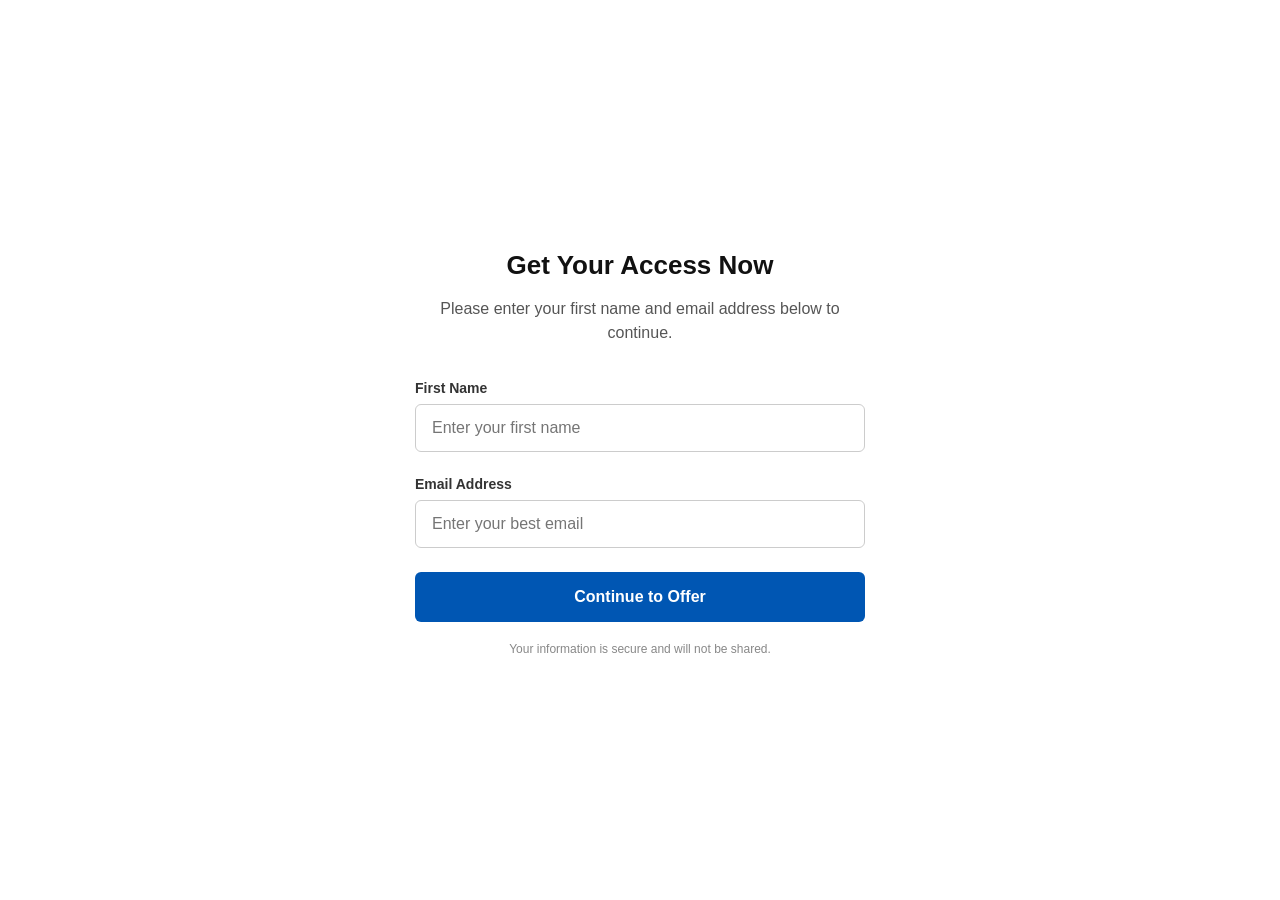
<file: fch-sf.html>
<!DOCTYPE html>
<html lang="en">
<head>
    <meta charset="UTF-8">
    <meta name="viewport" content="width=device-width, initial-scale=1.0">
    <title>Stop Using Your Phone for Free</title>
    <style>
        body {
            font-family: -apple-system, BlinkMacSystemFont, "Segoe UI", Roboto, Helvetica, Arial, sans-serif;
            background-color: #ffffff;
            color: #333333;
            margin: 0;
            padding: 0;
            display: flex;
            justify-content: center;
            align-items: center;
            min-height: 100vh;
        }
        
        .container {
            width: 100%;
            max-width: 450px;
            padding: 40px 20px;
            text-align: center;
        }
        
        h1 {
            font-size: 26px;
            margin-bottom: 12px;
            font-weight: 700;
            color: #111111;
        }
        
        p.subtitle {
            font-size: 16px;
            color: #555555;
            margin-bottom: 35px;
            line-height: 1.5;
        }
        
        form {
            display: flex;
            flex-direction: column;
            text-align: left;
        }
        
        label {
            font-size: 14px;
            font-weight: 600;
            margin-bottom: 8px;
            color: #333333;
        }
        
        input[type="text"],
        input[type="email"] {
            width: 100%;
            padding: 14px 16px;
            margin-bottom: 24px;
            border: 1px solid #cccccc;
            border-radius: 6px;
            font-size: 16px;
            box-sizing: border-box;
            transition: border-color 0.2s;
        }
        
        input[type="text"]:focus,
        input[type="email"]:focus {
            outline: none;
            border-color: #0056b3;
        }
        
        button {
            background-color: #0056b3;
            color: #ffffff;
            border: none;
            padding: 16px;
            font-size: 16px;
            font-weight: 700;
            border-radius: 6px;
            cursor: pointer;
            transition: background-color 0.2s;
        }
        
        button:hover {
            background-color: #004494;
        }
        
        .privacy-notice {
            font-size: 12px;
            color: #888888;
            margin-top: 20px;
            text-align: center;
        }
    </style>
</head>
<body>
    <div class="container">
        <h1>Get Your Access Now</h1>
        <p class="subtitle">Please enter your first name and email address below to continue.</p>
        
        <form action="/go" method="POST">
            
            
            <label for="firstName">First Name</label>
            <input type="text" id="firstName" name="firstName" placeholder="Enter your first name" required>

            <label for="email">Email Address</label>
            <input type="email" id="email" name="email" placeholder="Enter your best email" required>

            <button type="submit">Continue to Offer</button>
        </form>
        
        <p class="privacy-notice">Your information is secure and will not be shared.</p>
    </div>
<script type="module" src="https://static.cloudflareinsights.com/beacon.min.js/v4513226cdae34746b4dedf0b4dfa099e1781791509496" integrity="sha512-ZE9pZaUXND66v380QUtch/5sE9tPFh2zg45pR2PB0CVkCtOREv2AJKkSidISWkysEuQ0EH8faUU5du78bx87UQ==" data-cf-beacon='{"version":"2024.11.0","token":"a7e50d554388473a9bb986545315f7eb","r":1}' crossorigin="anonymous"></script>
</body>
</html>
</file>
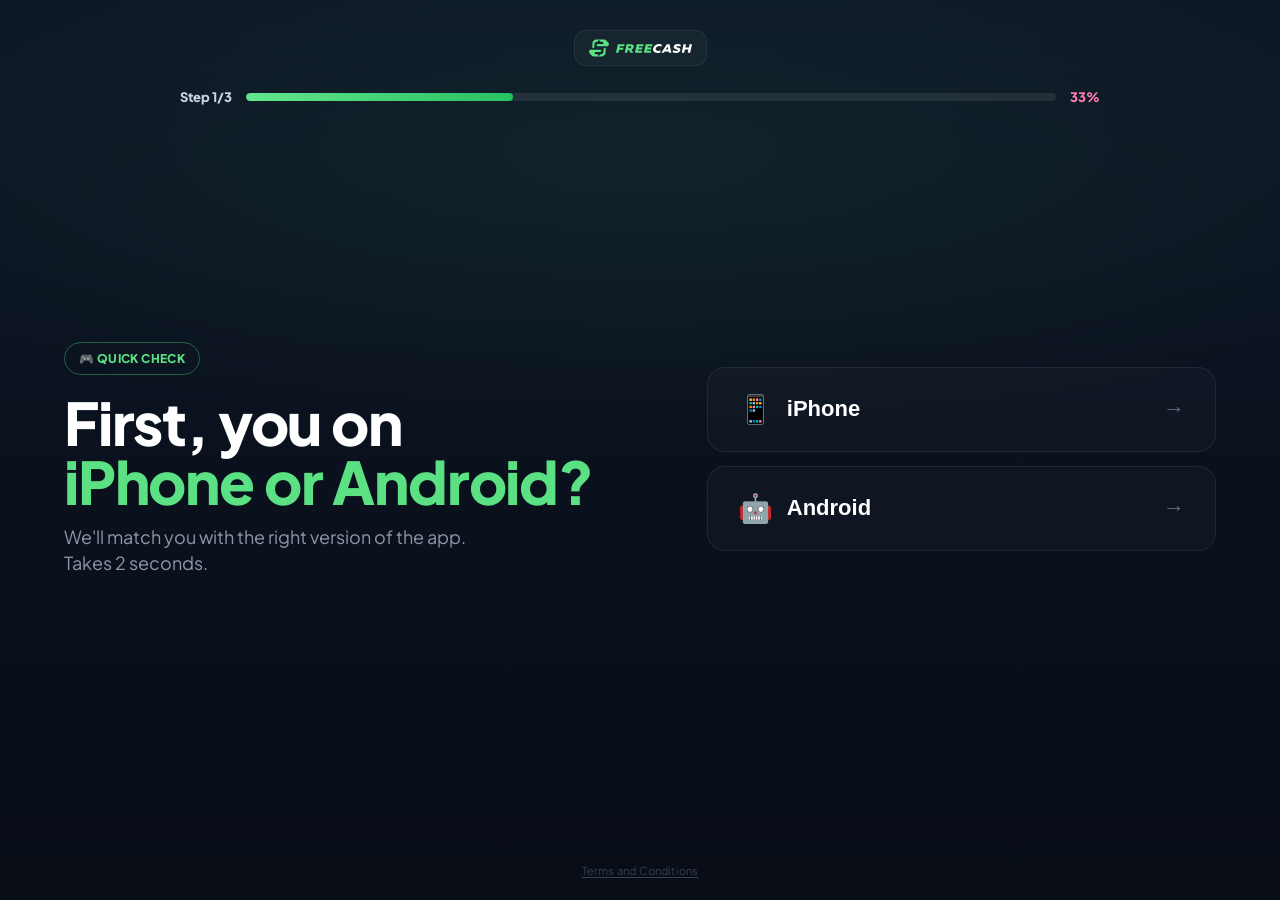
<file: fch1app.html>
<!DOCTYPE html>
<html lang="en">
<head>
<meta charset="UTF-8" />
<meta name="viewport" content="width=device-width, initial-scale=1.0" />
<title>FreeCash | Get paid to play games</title>
<link rel="preconnect" href="https://fonts.googleapis.com" />
<link rel="preconnect" href="https://fonts.gstatic.com" crossorigin />
<link href="https://fonts.googleapis.com/css2?family=Plus+Jakarta+Sans:wght@500;600;700;800&display=swap" rel="stylesheet" />
<script src="https://go.dailyappflow.com/unilpclick.js?attribution=lastpaid&cookiedomain=&cookieduration=90&defaultcampaignid=&regviewonce=false"></script>
<style>
  :root{
    --bg:#0a0e17;
    --bg-2:#0c1320;
    --card:#101a2c;
    --card-2:#0d1626;
    --line:rgba(255,255,255,.07);
    --green:#46d77f;
    --green-text:#5be183;
    --green-1:#63e58c;
    --green-2:#27c163;
    --text:#ffffff;
    --muted:#8c97a9;
    --muted-2:#5f6b7d;
    --gold:#f6c453;
  }
  *{box-sizing:border-box;margin:0;padding:0;-webkit-tap-highlight-color:transparent}
  html{scroll-behavior:smooth}
  body{
    font-family:'Plus Jakarta Sans',-apple-system,BlinkMacSystemFont,'Segoe UI',sans-serif;
    background:var(--bg);
    color:var(--text);
    line-height:1.45;
    overflow-x:hidden;
    -webkit-font-smoothing:antialiased;
  }
  a{color:inherit;text-decoration:none}
  .container{max-width:500px;margin:0 auto;padding:0 22px}
  .green{color:var(--green-text)}
  .muted{color:var(--muted)}

  /* landing-first: hide the page until the quiz + popup are done */
  body:not(.revealed){overflow:hidden}
  body:not(.revealed) header,
  body:not(.revealed) main,
  body:not(.revealed) #stickyCta,
  body:not(.revealed) #toast{display:none !important}

  /* ---------- HEADER ---------- */
  header{position:sticky;top:0;z-index:60;background:rgba(8,12,21,.92);backdrop-filter:blur(10px);border-bottom:1px solid var(--line)}
  .topbar{max-width:500px;margin:0 auto;display:flex;align-items:center;justify-content:space-between;padding:12px 22px}
  .logo{display:flex;align-items:center;gap:7px;font-weight:800;letter-spacing:.5px}
  .logo svg{display:block}
  .live-pill{display:flex;align-items:center;gap:7px;font-size:12px;font-weight:700;color:#cbd5e1;background:rgba(70,215,127,.08);border:1px solid rgba(70,215,127,.25);padding:6px 11px;border-radius:999px;white-space:nowrap}
  .dot{width:7px;height:7px;border-radius:50%;background:var(--green);box-shadow:0 0 8px var(--green);animation:pulse 1.6s infinite}
  @keyframes pulse{0%,100%{opacity:1}50%{opacity:.4}}

  /* ---------- TICKER ---------- */
  .ticker{overflow:hidden;border-bottom:1px solid var(--line);background:rgba(70,215,127,.03);white-space:nowrap}
  .ticker-track{display:inline-flex;gap:34px;padding:9px 0;animation:scroll-x 32s linear infinite;will-change:transform}
  .ticker:hover .ticker-track{animation-play-state:paused}
  .ticker-item{font-size:12.5px;font-weight:600;color:#aeb8c7}
  .ticker-item b{color:#dbe3ee;font-weight:700}
  @keyframes scroll-x{from{transform:translateX(0)}to{transform:translateX(-50%)}}

  /* ---------- BADGES ---------- */
  .badge{display:inline-flex;align-items:center;gap:6px;font-size:12px;font-weight:800;letter-spacing:.4px;padding:7px 14px;border-radius:999px;text-transform:uppercase}
  .badge-urgent{background:rgba(70,215,127,.08);border:1px solid rgba(70,215,127,.3);color:var(--green-text);box-shadow:0 0 24px rgba(70,215,127,.12)}
  .badge-live{background:rgba(255,255,255,.04);border:1px solid var(--line);color:#cdd5e0}
  .badge-outline{background:transparent;border:1px solid rgba(70,215,127,.4);color:var(--green-text)}
  .badge-boost{background:transparent;color:var(--green-text);padding:0;font-size:13px}
  .badge-gold{background:rgba(246,196,83,.08);border:1px solid rgba(246,196,83,.35);color:var(--gold)}

  /* ---------- HERO ---------- */
  .hero{text-align:center;padding:34px 0 10px}
  h1{font-size:clamp(44px,12vw,60px);font-weight:800;line-height:.98;letter-spacing:-.02em;margin:20px 0 0}
  .sub{color:var(--muted);font-size:15.5px;margin-top:18px}
  .sub b{color:#e7ecf3}

  /* ---------- OFFER CARD ---------- */
  .offer-card{position:relative;margin:26px 0 0;padding:22px;border-radius:22px;
    background:linear-gradient(180deg,#13202f 0%,#0c1525 100%);
    border:1px solid rgba(70,215,127,.16);
    box-shadow:0 0 60px rgba(70,215,127,.07),inset 0 1px 0 rgba(255,255,255,.03);
    overflow:hidden}
  .offer-row{display:flex;justify-content:space-between;align-items:center;gap:10px}
  .offer-amount{font-size:46px;font-weight:800;color:var(--green-text);letter-spacing:-.02em;margin-top:18px;line-height:1}
  .offer-amount span{font-size:30px}
  .offer-sublabel{font-size:11.5px;font-weight:700;letter-spacing:1px;color:var(--muted-2);text-transform:uppercase;margin-top:8px}
  .offer-icon{width:118px;height:118px;border-radius:26px;margin:22px auto 0;display:flex;align-items:center;justify-content:center;font-size:58px;line-height:1;box-shadow:0 14px 34px rgba(0,0,0,.4);transition:transform .35s,background .35s}
  .offer-reward{font-size:30px;font-weight:800;color:var(--green-text);margin-top:16px}
  .offer-hr{border:none;border-top:1px solid var(--line);margin:18px 0 14px}
  .offer-now-label{font-size:11px;font-weight:700;letter-spacing:1px;color:var(--muted-2);text-transform:uppercase}
  .offer-game{font-size:19px;font-weight:800;margin-top:3px}
  .offer-goal{font-size:14px;color:var(--muted);margin-top:1px}
  .offer-foot{position:relative;min-height:42px;margin:9px 0 16px;display:flex;flex-direction:column;justify-content:center}
  .offer-mini{position:absolute;left:0;top:50%;transform:translateY(-50%);width:42px;height:42px;border-radius:11px;display:flex;align-items:center;justify-content:center;font-size:22px;line-height:1}
  .offer-seg{display:flex;gap:6px;flex:1}
  .offer-seg i{height:4px;flex:1;border-radius:3px;background:rgba(255,255,255,.09);transition:.3s}
  .offer-seg i.on{background:var(--green);box-shadow:0 0 8px rgba(70,215,127,.6)}

  /* ---------- BUTTONS ---------- */
  .cta{display:flex;align-items:center;justify-content:center;gap:10px;width:100%;
    background:linear-gradient(180deg,var(--green-1),var(--green-2));
    color:#06210f;font-weight:800;font-size:18px;padding:18px;border:none;border-radius:999px;cursor:pointer;
    box-shadow:0 8px 30px rgba(60,210,120,.35),0 0 0 1px rgba(120,255,170,.25) inset;
    transition:transform .12s,box-shadow .2s}
  .cta:hover{transform:translateY(-1px);box-shadow:0 12px 38px rgba(60,210,120,.5)}
  .cta:active{transform:translateY(0)}
  .cta-ghost{background:transparent;border:1px solid var(--line);color:#fff;box-shadow:none;font-size:16px}
  .cta-ghost:hover{border-color:rgba(70,215,127,.4);box-shadow:none}

  .pay-row{display:flex;align-items:center;gap:8px;flex-wrap:wrap;justify-content:center;margin-top:16px}
  .pay-label{font-size:11px;font-weight:700;letter-spacing:.8px;color:var(--muted-2);text-transform:uppercase}
  .chip{font-size:12.5px;font-weight:700;background:rgba(255,255,255,.04);border:1px solid var(--line);padding:7px 12px;border-radius:999px;color:#cdd5e0}

  /* ---------- SECTIONS ---------- */
  section{padding:46px 0}
  .eyebrow{font-size:12.5px;font-weight:800;letter-spacing:1.4px;color:var(--green-text);text-transform:uppercase}
  h2{font-size:clamp(32px,8vw,40px);font-weight:800;letter-spacing:-.02em;line-height:1.02;margin-top:10px}
  .lead{color:var(--muted);font-size:15px;margin-top:12px}
  .lead b{color:#e7ecf3}

  /* tiers */
  .tier-card{margin-top:24px;padding:20px;border-radius:22px;background:radial-gradient(120% 80% at 50% 0%,rgba(70,215,127,.08),transparent 60%),linear-gradient(180deg,#101c2c,#0c1424);border:1px solid rgba(70,215,127,.16);box-shadow:0 0 60px rgba(70,215,127,.06)}
  .tier{display:flex;align-items:center;justify-content:space-between;gap:12px;padding:18px 20px;border-radius:16px;background:rgba(255,255,255,.025);border:1px solid var(--line);margin-bottom:12px;cursor:pointer;transition:.18s}
  .tier:hover{border-color:rgba(70,215,127,.35);background:rgba(70,215,127,.04)}
  .tier.featured{border-color:rgba(70,215,127,.5);background:rgba(70,215,127,.06)}
  .tier-left{display:flex;flex-direction:column;gap:7px}
  .tier-name{font-size:20px;font-weight:800}
  .tier-tag{font-size:11px;font-weight:800;color:var(--gold);background:rgba(246,196,83,.1);border:1px solid rgba(246,196,83,.3);padding:4px 9px;border-radius:999px;width:fit-content;letter-spacing:.3px}
  .tier-amt{font-size:30px;font-weight:800;color:var(--green-text)}
  .tier-arrow{color:var(--muted-2);font-size:20px}
  .withdraw-note{text-align:center;color:var(--muted-2);font-size:13px;margin-top:14px}

  /* total paid */
  .total-card{margin-top:0;padding:26px;text-align:center;border-radius:22px;background:linear-gradient(180deg,#101c2c,#0c1424);border:1px solid var(--line)}
  .total-label{font-size:12px;font-weight:800;letter-spacing:1.2px;color:var(--green-text);text-transform:uppercase;display:flex;align-items:center;gap:8px;justify-content:center}
  .total-num{font-size:clamp(42px,12vw,58px);font-weight:800;color:var(--green-text);letter-spacing:-.02em;line-height:1;margin-top:14px}
  .total-sub{color:var(--muted);font-size:14px;margin-top:12px}
  .total-sub b{color:#e7ecf3}

  /* payouts grid */
  .grid{display:grid;grid-template-columns:1fr 1fr;gap:12px;margin-top:24px}
  .pcard{padding:16px;border-radius:16px;background:rgba(255,255,255,.025);border:1px solid var(--line)}
  .pcard .ph{display:flex;align-items:center;gap:11px}
  .pcard .pi{width:46px;height:46px;border-radius:12px;flex:none;display:flex;align-items:center;justify-content:center;font-size:23px;line-height:1}
  .pcard .pn{font-weight:800;font-size:15px}
  .pcard .pg{font-size:12px;color:var(--muted)}
  .pcard .pr{font-size:21px;font-weight:800;color:var(--green-text);margin-top:12px}

  /* phone mockup */
  .phone{margin:26px auto 0;width:300px;max-width:88%;background:#05080f;border:8px solid #1a2435;border-radius:38px;padding:16px 14px 18px;box-shadow:0 30px 70px rgba(0,0,0,.55)}
  .phone-status{display:flex;justify-content:space-between;font-size:13px;font-weight:700;color:#c6cedb;padding:2px 6px 10px}
  .wallet{background:linear-gradient(180deg,#54d784,#33bd6a);border-radius:18px;padding:18px;color:#06210f}
  .wallet-label{font-size:11px;font-weight:800;letter-spacing:1px;opacity:.8}
  .wallet-bal{font-size:36px;font-weight:800;margin-top:4px;line-height:1}
  .wallet-foot{display:flex;justify-content:space-between;font-size:12.5px;font-weight:800;margin-top:12px}
  .games-head{display:flex;justify-content:space-between;font-size:12px;font-weight:800;letter-spacing:.6px;color:var(--muted);margin:16px 4px 8px}
  .games-head span:last-child{color:var(--green-text)}
  .grow{display:flex;align-items:center;gap:11px;padding:11px;border-radius:13px;background:rgba(255,255,255,.03);margin-bottom:9px}
  .grow .gi{width:40px;height:40px;border-radius:11px;flex:none;display:flex;align-items:center;justify-content:center;font-size:20px;line-height:1}
  .grow .gn{font-weight:800;font-size:14px}
  .grow .gg{font-size:11.5px;color:var(--muted)}
  .grow .gr{margin-left:auto;font-weight:800;color:var(--green-text);font-size:16px}

  /* features */
  .feat{display:flex;gap:14px;align-items:flex-start;margin-top:22px}
  .feat .fi{width:46px;height:46px;border-radius:13px;flex:none;display:flex;align-items:center;justify-content:center;font-size:22px;line-height:1;background:rgba(70,215,127,.08);border:1px solid rgba(70,215,127,.18)}
  .feat h3{font-size:18px;font-weight:800}
  .feat p{color:var(--muted);font-size:14px;margin-top:3px}

  /* steps */
  .step{display:flex;gap:14px;align-items:flex-start;padding:18px;border-radius:16px;background:rgba(255,255,255,.025);border:1px solid var(--line);margin-top:14px}
  .step .sn{width:34px;height:34px;border-radius:10px;flex:none;display:flex;align-items:center;justify-content:center;font-weight:800;background:linear-gradient(180deg,var(--green-1),var(--green-2));color:#06210f}
  .step h3{font-size:17px;font-weight:800}
  .step p{color:var(--muted);font-size:14px;margin-top:3px}

  /* testimonials */
  .tcard{padding:20px;border-radius:18px;background:rgba(255,255,255,.025);border:1px solid var(--line);margin-top:16px}
  .tcard .th{display:flex;align-items:center;gap:12px}
  .tcard .ta{width:46px;height:46px;border-radius:50%;flex:none;display:flex;align-items:center;justify-content:center;font-weight:800;color:#06210f;background:linear-gradient(180deg,#63e58c,#27c163)}
  .tcard .tn{font-weight:800;font-size:16px;display:flex;align-items:center;gap:6px}
  .tcard .tv{font-size:12.5px;color:var(--muted-2)}
  .stars{color:var(--gold);margin-top:12px;letter-spacing:2px}
  .tcard .tq{margin-top:10px;font-size:15px;color:#dbe3ee;line-height:1.55}
  .paid-tag{display:inline-block;margin-top:14px;font-size:12.5px;font-weight:800;color:var(--green-text);background:rgba(70,215,127,.08);border:1px solid rgba(70,215,127,.2);padding:6px 12px;border-radius:999px}

  footer{padding:40px 0 130px;text-align:center;color:var(--muted-2);font-size:12.5px;border-top:1px solid var(--line)}
  footer a{color:var(--muted);text-decoration:underline;text-underline-offset:2px}

  /* subtle "Terms and Conditions" link + popup */
  .tc-link{display:inline-block;background:none;border:none;font-family:inherit;color:var(--muted-2);font-size:11px;letter-spacing:.2px;text-decoration:underline;text-underline-offset:2px;cursor:pointer;opacity:.55;padding:0;transition:opacity .15s,color .15s}
  .tc-link:hover{opacity:1;color:var(--muted)}
  .quiz-terms{margin:0 auto;padding:14px 24px calc(20px + env(safe-area-inset-bottom));text-align:center}
  footer .tc-link{margin-top:12px}
  .tc-wrap{position:fixed;inset:0;z-index:200;background:rgba(6,10,18,.6);backdrop-filter:blur(7px);-webkit-backdrop-filter:blur(7px);display:none;align-items:center;justify-content:center;padding:22px}
  .tc-wrap.open{display:flex}
  .tc-box{position:relative;width:100%;max-width:440px;max-height:80vh;overflow-y:auto;background:linear-gradient(180deg,#101e2e,#0a1220);border:1px solid var(--line);border-radius:20px;padding:26px 22px;box-shadow:0 24px 70px rgba(0,0,0,.6);animation:rise .35s cubic-bezier(.2,.8,.2,1)}
  .tc-box h3{font-size:20px;font-weight:800}
  .tc-box .tc-body{color:var(--muted);font-size:12.5px;line-height:1.65;margin-top:14px}
  .tc-box .tc-body p+p{margin-top:10px}
  .tc-close{position:absolute;top:14px;right:14px;width:32px;height:32px;border-radius:50%;border:1px solid var(--line);background:rgba(255,255,255,.04);color:#cbd5e1;font-size:18px;cursor:pointer;display:flex;align-items:center;justify-content:center}

  .check{color:#3b9dff}

  /* ---------- STICKY BOTTOM CTA ---------- */
  .sticky-cta{position:fixed;left:0;right:0;bottom:0;z-index:55;padding:14px 18px calc(14px + env(safe-area-inset-bottom));background:linear-gradient(180deg,transparent,rgba(8,12,21,.96)35%);transform:translateY(120%);transition:transform .35s cubic-bezier(.2,.8,.2,1);pointer-events:none}
  .sticky-cta.show{transform:translateY(0);pointer-events:auto}
  .sticky-cta .inner{max-width:500px;margin:0 auto}

  /* ---------- TOASTS ---------- */
  .toast{position:fixed;left:18px;bottom:100px;z-index:58;display:flex;align-items:center;gap:12px;background:rgba(15,23,38,.96);border:1px solid var(--line);backdrop-filter:blur(8px);padding:12px 18px 12px 12px;border-radius:16px;box-shadow:0 18px 40px rgba(0,0,0,.5);opacity:0;transform:translateY(14px) scale(.96);transition:.4s;max-width:330px}
  .toast.show{opacity:1;transform:translateY(0) scale(1)}
  .toast .av{width:42px;height:42px;border-radius:50%;flex:none;display:flex;align-items:center;justify-content:center;font-weight:800;color:#06210f;background:linear-gradient(180deg,#63e58c,#27c163)}
  .toast .tt{font-size:14px;color:#dbe3ee}
  .toast .tt b{color:var(--green-text)}

  /* ---------- MODAL / QUIZ ---------- */
  .overlay{position:fixed;inset:0;z-index:100;background:linear-gradient(180deg,#0d1626,#080d16);display:none;flex-direction:column;overflow-y:auto}
  .overlay.open{display:flex}
  .quiz{flex:1;width:100%;background:radial-gradient(120% 50% at 50% 18%,rgba(70,215,127,.08),transparent 60%);display:flex;flex-direction:column}
  .quiz-header{display:flex;flex-direction:column;align-items:center;gap:16px;padding:22px 22px 0}
  .quiz-logo{display:flex;align-items:center;gap:7px;font-weight:800;letter-spacing:.5px;background:rgba(255,255,255,.03);border:1px solid var(--line);padding:8px 14px;border-radius:12px}
  .quiz-logo svg{display:block}
  .quiz-top{width:100%;max-width:920px;display:flex;align-items:center;gap:14px}
  .quiz-bar{flex:1;height:8px;border-radius:999px;background:rgba(255,255,255,.08);overflow:hidden}
  .quiz-bar i{display:block;height:100%;background:linear-gradient(90deg,var(--green-1),var(--green-2));border-radius:999px;transition:width .4s}
  .quiz-step{font-size:13px;font-weight:800;color:#cbd5e1}
  .quiz-pct{font-size:13px;font-weight:800;color:#ff7eb6}
  .qbody{flex:1;display:flex;flex-direction:column;justify-content:center;padding:22px}
  .qbody.q-center{align-items:center}
  .q-inner{width:100%}
  .q-copy h2{font-size:clamp(30px,8vw,40px);line-height:1.02}
  .q-opts{margin-top:26px;display:flex;flex-direction:column;gap:14px}
  .q-opt{display:flex;align-items:center;gap:14px;padding:18px 20px;border-radius:16px;background:rgba(255,255,255,.025);border:1px solid var(--line);cursor:pointer;font-size:18px;font-weight:800;transition:.16s;text-align:left;color:#fff;width:100%}
  .q-opt:hover{border-color:rgba(70,215,127,.45);background:rgba(70,215,127,.05);transform:translateY(-1px)}
  .q-opt .qe{font-size:22px}
  .q-opt .qarrow{margin-left:auto;color:var(--muted-2)}
  .loader{display:flex;flex-direction:column;align-items:center;justify-content:center;flex:1;text-align:center;gap:8px}
  .spinner{width:78px;height:78px;border-radius:50%;border:6px solid rgba(70,215,127,.18);border-top-color:var(--green);animation:spin 1.6s linear infinite;margin-bottom:24px}
  @keyframes spin{to{transform:rotate(360deg)}}
  .loader h2{font-size:34px}
  .loader p{color:var(--muted);margin-top:10px;font-size:15px}
  /* desktop: the quiz fills the whole page in a two-pane layout */
  @media(min-width:1024px){
    .quiz-header{padding-top:30px;gap:22px}
    .qbody{padding:40px 64px 72px}
    .q-inner{max-width:1200px;margin:0 auto;display:grid;grid-template-columns:1.05fr .95fr;gap:80px;align-items:center}
    .q-copy h2{font-size:clamp(46px,4.6vw,66px);line-height:1.01}
    .q-copy .lead{font-size:18px;max-width:440px}
    .q-opts{margin-top:0}
    .q-opt{padding:25px 30px;font-size:22px;border-radius:18px}
    .q-opt .qe{font-size:28px}
    .loader h2{font-size:clamp(42px,4.6vw,62px)}
    .loader p{font-size:18px}
    .spinner{width:100px;height:100px;border-width:7px}
  }

  /* spot reserved popup */
  .sheet-wrap{position:fixed;inset:0;z-index:110;background:rgba(6,10,18,.5);backdrop-filter:blur(9px);-webkit-backdrop-filter:blur(9px);display:none;align-items:flex-end;justify-content:center}
  .sheet-wrap.open{display:flex}
  .sheet{width:100%;max-width:460px;background:radial-gradient(120% 80% at 50% 0%,rgba(70,215,127,.14),transparent 55%),linear-gradient(180deg,#101e2e,#0a1220);border:1px solid rgba(70,215,127,.3);border-bottom:none;border-radius:26px 26px 0 0;padding:26px 24px calc(30px + env(safe-area-inset-bottom));box-shadow:0 -10px 60px rgba(70,215,127,.16);position:relative;animation:rise .4s cubic-bezier(.2,.8,.2,1)}
  @keyframes rise{from{transform:translateY(100%)}to{transform:translateY(0)}}
  .sheet-close{position:absolute;top:18px;right:18px;width:34px;height:34px;border-radius:50%;border:1px solid var(--line);background:rgba(255,255,255,.04);color:#cbd5e1;font-size:18px;cursor:pointer;display:flex;align-items:center;justify-content:center}
  .sheet h2{font-size:34px;margin-top:14px;line-height:1.02}
  .sheet p{color:var(--muted);font-size:15px;margin-top:12px}
  .sheet p b{color:#fff}
  .timer-box{display:flex;align-items:center;justify-content:space-between;margin-top:18px;padding:16px 18px;border-radius:14px;border:1px solid rgba(246,196,83,.3);background:rgba(246,196,83,.05)}
  .timer-box .tl{font-size:13px;font-weight:800;color:var(--gold);letter-spacing:.5px;text-transform:uppercase}
  .timer-box .tv{font-size:30px;font-weight:800}
  .sheet .cta{margin-top:20px}
  .sheet-pass{display:block;text-align:center;margin-top:18px;color:var(--muted-2);font-size:14px;text-decoration:underline;text-underline-offset:3px;cursor:pointer}

  @media(max-width:380px){ .grid{grid-template-columns:1fr} }
</style>
</head>
<body>

<!-- HEADER -->
<header>
  <div class="topbar">
    <div class="logo">
      <svg viewBox="0 0 21 19" width="22" height="20" fill="var(--green-text)" aria-label="Freecash"><path fill-rule="evenodd" clip-rule="evenodd" d="M17.5089 13.174V9.64425C17.5089 9.64425 17.5343 8.7864 16.3375 9.53703C15.8919 9.79873 15.2299 10.1587 15.2426 11.7659V13.1089C15.2426 13.1089 15.2682 16.0106 11.9834 16.0106H11.6651V16.7242C11.6656 16.8035 11.6498 16.8821 11.6189 16.9551C11.588 17.0281 11.5426 17.0941 11.4854 17.1488C11.4282 17.2036 11.3603 17.246 11.2861 17.2735C11.2119 17.3011 11.1328 17.3131 11.0538 17.3088H9.90798C9.90798 17.3088 9.34786 17.2961 9.34786 16.7676V16.0106H6.97968C6.97968 16.0106 5.85931 16.0055 5.85931 14.8195C5.85807 14.6715 5.88628 14.5248 5.94212 14.3878C5.99795 14.2508 6.08031 14.1263 6.18457 14.0215C6.28882 13.9167 6.41286 13.8338 6.54936 13.7775C6.68587 13.7212 6.83208 13.6927 6.97968 13.6936H11.8306C11.8306 13.6936 12.9382 13.737 12.9382 12.5242C12.9382 11.9115 12.6454 11.2898 11.7414 11.2898H1.42868C1.42868 11.2898 0.180946 11.2719 0.0663606 13.3476C0.0408971 14.0114 0.0791422 14.5667 0.435631 14.928C0.79212 15.2893 3.44028 17.9586 3.44028 17.9586C3.44028 17.9586 4.0005 18.4999 5.43919 18.4999H12.7599C12.7599 18.4999 17.5089 18.588 17.5089 13.8021V13.174ZM3.49125 5.826V9.35575C3.49125 9.35575 3.46581 10.2136 4.6626 9.46297C5.10821 9.20128 5.78294 8.84128 5.75748 7.23407V5.89111C5.75748 5.89111 5.73197 2.98944 9.01676 2.98944H9.34786V2.27584C9.3453 2.19705 9.35915 2.11859 9.38852 2.04547C9.41789 1.97235 9.46214 1.90618 9.51845 1.85116C9.57475 1.79615 9.64186 1.75352 9.71551 1.72597C9.78917 1.69842 9.86779 1.68655 9.94628 1.69115H11.0921C11.0921 1.69115 11.6523 1.70392 11.6523 2.23242V2.98944H14.0331C14.0331 2.98944 15.1535 2.99454 15.1535 4.18049C15.1547 4.32848 15.1266 4.47524 15.0708 4.61224C15.015 4.74923 14.9325 4.87374 14.8282 4.9785C14.724 5.08327 14.6001 5.16621 14.4636 5.22251C14.3271 5.2788 14.1807 5.30734 14.0331 5.30644H9.16957C9.16957 5.30644 8.07468 5.26304 8.07468 6.47579C8.07468 7.08855 8.35476 7.71023 9.25871 7.71023H19.5714C19.5714 7.71023 20.8192 7.72811 20.9338 5.65239C20.9592 4.98856 20.921 4.43325 20.5645 4.07198C20.2207 3.71198 17.5725 1.04138 17.5725 1.04138C17.5725 1.04138 16.9996 0.500111 15.5609 0.500111H8.24017C8.24017 0.500111 3.49125 0.412033 3.49125 5.19793V5.826Z"></path></svg>
      <svg viewBox="0 0 137 16" width="84" height="10" aria-hidden="true"><path fill-rule="evenodd" clip-rule="evenodd" d="M15.5002 0.329671H3.28374L0 15.6714H4.47618L5.64896 10.2146H12.6856L13.4478 6.59814H6.41114L6.99753 3.94617H14.7183L15.5002 0.329671ZM15.813 15.6714H20.289L21.3641 10.6747H23.2992L26.2703 15.6714H31.3132L27.834 10.1045C29.8473 9.42598 31.5283 8.04405 32.0756 5.50219C32.9356 1.44695 29.6713 0.329671 26.2312 0.329671H19.0968L15.813 15.6714ZM22.0678 7.38682L22.83 3.83604H25.6839C26.9544 3.83604 27.6972 4.42754 27.4431 5.61232C27.189 6.7971 26.192 7.38682 24.9215 7.38682H22.0678ZM49.6867 0.329671H37.5094L34.2257 15.6714H46.5593L47.302 12.165H39.4444L39.9722 9.66578H46.9697L47.7126 6.18072H40.7149L41.2232 3.83604H48.944L49.6867 0.329671ZM65.8124 0.329671H53.6351L50.3513 15.6714H62.685L63.4277 12.165H55.5701L56.0978 9.66578H63.0954L63.8383 6.18072H56.8602L57.3489 3.83604H65.0697L65.8124 0.329671Z" fill="var(--green-text)"></path><path fill-rule="evenodd" clip-rule="evenodd" d="M67.0047 8.21989C65.8319 13.6997 69.9563 16 74.6083 16C76.3764 16.0009 78.1258 15.6726 79.7489 15.0355L80.5894 11.0904C79.4361 11.9448 77.7356 12.4279 75.996 12.4279C73.3573 12.4279 70.9726 11.2005 71.5981 8.21989C72.3213 4.88759 75.2728 3.55185 77.9506 3.55185C79.4948 3.55185 80.9414 4.01189 81.8209 4.80055L82.6417 0.965573C81.1778 0.309481 79.5633 -0.0211135 77.9312 0.00104475C73.3573 0.00104475 68.2557 2.43455 67.0047 8.21989ZM81.7035 15.6714H86.2969L87.7825 13.261H94.7995L95.2491 15.6714H99.8424L96.4806 0.329673H91.6527L81.7035 15.6714ZM89.8152 9.97307L92.5126 5.5466C92.8166 5.04933 93.0718 4.52863 93.275 3.99058C93.246 4.51165 93.2853 5.03399 93.3922 5.5466L94.174 9.97307H89.8152ZM104.045 4.51635C102.872 9.9944 111.844 9.25013 111.355 11.4634C111.199 12.2307 110.397 12.4936 108.619 12.4936C106.684 12.4936 104.573 12.0123 102.833 10.7618L102.012 14.5967C103.615 15.4955 105.765 16 108.208 16C111.922 16 115.206 14.9484 115.988 11.3106C117.161 5.87521 108.228 6.48802 108.638 4.49326C108.775 3.92485 109.362 3.52875 111.003 3.50744C112.978 3.48612 114.776 3.96748 116.027 4.95331L116.809 1.22846C115.499 0.461106 113.505 0.00104475 111.394 0.00104475C107.915 0.00104475 104.709 1.44694 104.045 4.51635ZM137 0.329673H132.543L131.273 6.20382H124.999L126.25 0.329673H121.773L118.49 15.6714H122.966L124.217 9.82032H130.511L129.24 15.6714H133.716L137 0.329673Z" fill="var(--text)"></path></svg>
    </div>
    <div class="live-pill"><span class="dot"></span>Live · 12,847 playing</div>
  </div>
  <div class="ticker"><div class="ticker-track" id="ticker"></div></div>
</header>

<!-- HERO -->
<main>
<div class="container">
  <div class="hero">
    <span class="badge badge-urgent">🔥 Urgent · $15 Unlocked</span>
    <h1>Get paid to<br><span class="green">play games.</span></h1>

    <!-- ROTATING OFFER CARD -->
    <div class="offer-card">
      <div class="offer-row">
        <span class="badge badge-live"><span class="dot"></span>Paid out today</span>
        <span class="badge badge-outline">$25 on install</span>
      </div>
      <div class="offer-amount" id="liveAmount">$8,265 ↗</div>
      <div class="offer-sublabel">Across FreeCash players · 24h</div>
      <div class="offer-icon" id="offerIcon">🏎️</div>
      <div class="offer-reward" id="offerReward">+$48.75</div>
      <hr class="offer-hr"/>
      <div class="offer-now-label">Now playing for cash</div>
      <div class="offer-foot">
        <div class="offer-mini" id="offerMini">🏎️</div>
        <div class="offer-game" id="offerGame">Pulse Racer</div>
        <div class="offer-goal" id="offerGoal">Win 3 races</div>
      </div>
      <div class="offer-seg" id="offerSeg"></div>
    </div>

    <p class="sub"><b>Cover that bond, fast.</b> Download FreeCash, install + play 3 games <b>through the app</b>, cash out to <b>CashApp, Venmo or PayPal</b>.</p>

    <div style="margin-top:22px"><a class="cta" href="https://go.earnwhileplay.com/click">Claim My $15 Now <span>→</span></a></div>

    <div class="pay-row">
      <span class="pay-label">Cash out via</span>
      <span class="chip">💚 CashApp</span>
      <span class="chip">💙 Venmo</span>
      <span class="chip">🅿️ PayPal</span>
      <span class="chip">🏦 Bank</span>
    </div>
  </div>
</div>

<!-- BOOST MODE -->
<div class="container">
  <section>
    <span class="badge badge-boost">🔥 Boost Mode · Today Only</span>
    <h2>Play games, <span class="green">get paid.</span></h2>
    <p class="lead">Download the games inside FreeCash &amp; play each a couple mins to unlock. <b>3 games ≈ 10 mins.</b></p>

    <div class="tier-card">
      <div style="text-align:center;margin-bottom:18px"><span class="badge badge-gold">⚡ Expires in <span class="js-countdown">04:54</span></span></div>
      <a class="tier" href="https://go.earnwhileplay.com/click">
        <div class="tier-left"><div class="tier-name">Play 1 game</div></div>
        <div class="tier-amt">$10</div>
      </a>
      <a class="tier featured" href="https://go.earnwhileplay.com/click">
        <div class="tier-left"><div class="tier-name">Play 3 games</div><span class="tier-tag">🔥 Most picked · ~10 min</span></div>
        <div class="tier-amt">$30</div>
      </a>
      <a class="tier" href="https://go.earnwhileplay.com/click">
        <div class="tier-left"><div class="tier-name">Play 5 games</div></div>
        <div class="tier-amt">$50</div>
      </a>
      <a class="cta" href="https://go.earnwhileplay.com/click" style="margin-top:6px">Unlock My Reward <span>→</span></a>
      <p class="withdraw-note">Withdraw anytime to CashApp, Venmo or PayPal.</p>
    </div>
  </section>
</div>

<!-- TOTAL PAID -->
<div class="container">
  <section style="padding-top:0">
    <div class="total-card">
      <div class="total-label"><span class="dot"></span>Total paid out · live</div>
      <div class="total-num" id="totalPaid">$38,403,075</div>
      <div class="total-sub">…and counting. <b id="paidToday">$8,265</b> paid today.</div>
    </div>
  </section>
</div>

<!-- TODAY'S TOP PAYOUTS -->
<div class="container">
  <section style="padding-top:0">
    <span class="eyebrow">📱 Inside the FreeCash app</span>
    <h2>Today's top <span class="green">payouts.</span></h2>
    <p class="lead">Install FreeCash → tap a game to download it → play a couple mins → reward hits your wallet.</p>
    <div class="grid" id="payGrid"></div>
    <a class="cta" href="https://go.earnwhileplay.com/click" style="margin-top:22px">Download FreeCash <span>→</span></a>
  </section>
</div>

<!-- REAL GAMES / PHONE -->
<div class="container">
  <section style="padding-top:0">
    <span class="eyebrow">Inside the app</span>
    <h2>Real games. <span class="green">Real bag.</span></h2>
    <p class="lead">Pick a game, play a few mins, get paid.</p>

    <div class="phone">
      <div class="phone-status"><span>9:41</span><span>📶 🔋</span></div>
      <div class="wallet">
        <div class="wallet-label">WALLET BALANCE</div>
        <div class="wallet-bal">$127.42</div>
        <div class="wallet-foot"><span>+$8.20 today</span><span>✓ Verified</span></div>
      </div>
      <div class="games-head"><span>TODAY'S GAMES</span><span>12 LIVE</span></div>
      <div class="grow"><div class="gi" style="background:linear-gradient(135deg,#f5c542,#e0a020)">👑</div><div><div class="gn">Royal Match</div><div class="gg">Reach level 8 · 3 min</div></div><div class="gr">+$50</div></div>
      <div class="grow"><div class="gi" style="background:linear-gradient(135deg,#ff8a3d,#f25c2a)">🏎️</div><div><div class="gn">Pulse Racer</div><div class="gg">Win 3 races · 3 min</div></div><div class="gr">+$40</div></div>
      <div class="grow"><div class="gi" style="background:linear-gradient(135deg,#5aa9ff,#3d7ef2)">⚔️</div><div><div class="gn">Arena Clash</div><div class="gg">Survive round 5 · 4 min</div></div><div class="gr">+$35</div></div>
      <div class="grow"><div class="gi" style="background:linear-gradient(135deg,#5be07f,#2bbf63)">🏰</div><div><div class="gn">Block Empire</div><div class="gg">Build city lvl 4 · 4 min</div></div><div class="gr">+$55</div></div>
      <div class="grow"><div class="gi" style="background:linear-gradient(135deg,#c46bff,#e35cd0)">🃏</div><div><div class="gn">Solitaire Cash</div><div class="gg">Win 5 hands · 3 min</div></div><div class="gr">+$30</div></div>
    </div>

    <div class="feat"><div class="fi">⚡</div><div><h3>Cash out in minutes</h3><p>First payout under 48hrs. After that, instant to CashApp / Venmo / PayPal.</p></div></div>
    <div class="feat"><div class="fi">🎮</div><div><h3>Real games, no surveys</h3><p>Match 3, racing, tower defense. Actually fun.</p></div></div>
    <div class="feat"><div class="fi">🔒</div><div><h3>100% free</h3><p>No deposit required. Pull out everything you earn.</p></div></div>
  </section>
</div>

<!-- HOW IT WORKS -->
<div class="container">
  <section style="padding-top:0">
    <span class="eyebrow">How it works</span>
    <h2>3 steps. <span class="green">Real cash.</span></h2>
    <div class="step"><div class="sn">1</div><div><h3>Download FreeCash, free</h3><p>iOS &amp; Android. 30 seconds.</p></div></div>
    <div class="step"><div class="sn">2</div><div><h3>Tap a game · install + play in-app</h3><p>Download the games through FreeCash, then play each ~3 mins to unlock.</p></div></div>
    <div class="step"><div class="sn">3</div><div><h3>Cash out, anytime</h3><p>CashApp, Venmo or PayPal. First payout under 48 hours.</p></div></div>
    <a class="cta" href="https://go.earnwhileplay.com/click" style="margin-top:24px">Get Paid to Play <span>→</span></a>
  </section>
</div>

<!-- TESTIMONIALS -->
<div class="container">
  <section style="padding-top:0">
    <span class="eyebrow">Real users · Real bag</span>
    <h2>They got the bag. <span class="green">You're next.</span></h2>

    <div class="tcard">
      <div class="th"><div class="ta">M</div><div><div class="tn">Marcus J. <span class="check">✔</span></div><div class="tv">Verified · Atlanta, GA</div></div></div>
      <div class="stars">★★★★★</div>
      <div class="tq">"Needed bond money quick. Played 3 games, got $30 same day. Wild."</div>
      <span class="paid-tag">$214 paid out</span>
    </div>
    <div class="tcard">
      <div class="th"><div class="ta">D</div><div><div class="tn">Devon T. <span class="check">✔</span></div><div class="tv">Verified · Brooklyn, NY</div></div></div>
      <div class="stars">★★★★★</div>
      <div class="tq">"Was skeptical. Played the games, cashed out to CashApp in 4 minutes. Sold."</div>
      <span class="paid-tag">$248 paid out</span>
    </div>
    <div class="tcard">
      <div class="th"><div class="ta">J</div><div><div class="tn">Jess L. <span class="check">✔</span></div><div class="tv">Verified · Houston, TX</div></div></div>
      <div class="stars">★★★★★</div>
      <div class="tq">"Played 5 games on a Sunday, $50 hit. Rent week ain't hittin the same."</div>
      <span class="paid-tag">$320 paid out</span>
    </div>

    <a class="cta" href="https://go.earnwhileplay.com/click" style="margin-top:26px">Get Paid to Play <span>→</span></a>
  </section>
</div>

<footer>
  © FreeCash 2026. Earnings shown are typical for active members and not guaranteed.<br/>
  <button type="button" class="tc-link" data-tc-open>Terms and Conditions</button>
</footer>
</main>

<!-- STICKY BOTTOM CTA -->
<div class="sticky-cta" id="stickyCta">
  <div class="inner"><a class="cta" href="https://go.earnwhileplay.com/click">Claim $15 · <span class="js-countdown">04:54</span> <span>→</span></a></div>
</div>

<!-- TOAST -->
<div class="toast" id="toast"><div class="av" id="toastAv">T</div><div class="tt" id="toastText"><b>Tay R.</b> just cashed out $179.17</div></div>

<!-- QUIZ MODAL (shown first — this is the landing) -->
<div class="overlay open" id="quiz">
  <div class="quiz">
    <div class="quiz-header">
      <div class="quiz-logo">
        <svg viewBox="0 0 21 19" width="20" height="18" fill="var(--green-text)" aria-label="Freecash"><path fill-rule="evenodd" clip-rule="evenodd" d="M17.5089 13.174V9.64425C17.5089 9.64425 17.5343 8.7864 16.3375 9.53703C15.8919 9.79873 15.2299 10.1587 15.2426 11.7659V13.1089C15.2426 13.1089 15.2682 16.0106 11.9834 16.0106H11.6651V16.7242C11.6656 16.8035 11.6498 16.8821 11.6189 16.9551C11.588 17.0281 11.5426 17.0941 11.4854 17.1488C11.4282 17.2036 11.3603 17.246 11.2861 17.2735C11.2119 17.3011 11.1328 17.3131 11.0538 17.3088H9.90798C9.90798 17.3088 9.34786 17.2961 9.34786 16.7676V16.0106H6.97968C6.97968 16.0106 5.85931 16.0055 5.85931 14.8195C5.85807 14.6715 5.88628 14.5248 5.94212 14.3878C5.99795 14.2508 6.08031 14.1263 6.18457 14.0215C6.28882 13.9167 6.41286 13.8338 6.54936 13.7775C6.68587 13.7212 6.83208 13.6927 6.97968 13.6936H11.8306C11.8306 13.6936 12.9382 13.737 12.9382 12.5242C12.9382 11.9115 12.6454 11.2898 11.7414 11.2898H1.42868C1.42868 11.2898 0.180946 11.2719 0.0663606 13.3476C0.0408971 14.0114 0.0791422 14.5667 0.435631 14.928C0.79212 15.2893 3.44028 17.9586 3.44028 17.9586C3.44028 17.9586 4.0005 18.4999 5.43919 18.4999H12.7599C12.7599 18.4999 17.5089 18.588 17.5089 13.8021V13.174ZM3.49125 5.826V9.35575C3.49125 9.35575 3.46581 10.2136 4.6626 9.46297C5.10821 9.20128 5.78294 8.84128 5.75748 7.23407V5.89111C5.75748 5.89111 5.73197 2.98944 9.01676 2.98944H9.34786V2.27584C9.3453 2.19705 9.35915 2.11859 9.38852 2.04547C9.41789 1.97235 9.46214 1.90618 9.51845 1.85116C9.57475 1.79615 9.64186 1.75352 9.71551 1.72597C9.78917 1.69842 9.86779 1.68655 9.94628 1.69115H11.0921C11.0921 1.69115 11.6523 1.70392 11.6523 2.23242V2.98944H14.0331C14.0331 2.98944 15.1535 2.99454 15.1535 4.18049C15.1547 4.32848 15.1266 4.47524 15.0708 4.61224C15.015 4.74923 14.9325 4.87374 14.8282 4.9785C14.724 5.08327 14.6001 5.16621 14.4636 5.22251C14.3271 5.2788 14.1807 5.30734 14.0331 5.30644H9.16957C9.16957 5.30644 8.07468 5.26304 8.07468 6.47579C8.07468 7.08855 8.35476 7.71023 9.25871 7.71023H19.5714C19.5714 7.71023 20.8192 7.72811 20.9338 5.65239C20.9592 4.98856 20.921 4.43325 20.5645 4.07198C20.2207 3.71198 17.5725 1.04138 17.5725 1.04138C17.5725 1.04138 16.9996 0.500111 15.5609 0.500111H8.24017C8.24017 0.500111 3.49125 0.412033 3.49125 5.19793V5.826Z"></path></svg>
        <svg viewBox="0 0 137 16" width="76" height="9" aria-hidden="true"><path fill-rule="evenodd" clip-rule="evenodd" d="M15.5002 0.329671H3.28374L0 15.6714H4.47618L5.64896 10.2146H12.6856L13.4478 6.59814H6.41114L6.99753 3.94617H14.7183L15.5002 0.329671ZM15.813 15.6714H20.289L21.3641 10.6747H23.2992L26.2703 15.6714H31.3132L27.834 10.1045C29.8473 9.42598 31.5283 8.04405 32.0756 5.50219C32.9356 1.44695 29.6713 0.329671 26.2312 0.329671H19.0968L15.813 15.6714ZM22.0678 7.38682L22.83 3.83604H25.6839C26.9544 3.83604 27.6972 4.42754 27.4431 5.61232C27.189 6.7971 26.192 7.38682 24.9215 7.38682H22.0678ZM49.6867 0.329671H37.5094L34.2257 15.6714H46.5593L47.302 12.165H39.4444L39.9722 9.66578H46.9697L47.7126 6.18072H40.7149L41.2232 3.83604H48.944L49.6867 0.329671ZM65.8124 0.329671H53.6351L50.3513 15.6714H62.685L63.4277 12.165H55.5701L56.0978 9.66578H63.0954L63.8383 6.18072H56.8602L57.3489 3.83604H65.0697L65.8124 0.329671Z" fill="var(--green-text)"></path><path fill-rule="evenodd" clip-rule="evenodd" d="M67.0047 8.21989C65.8319 13.6997 69.9563 16 74.6083 16C76.3764 16.0009 78.1258 15.6726 79.7489 15.0355L80.5894 11.0904C79.4361 11.9448 77.7356 12.4279 75.996 12.4279C73.3573 12.4279 70.9726 11.2005 71.5981 8.21989C72.3213 4.88759 75.2728 3.55185 77.9506 3.55185C79.4948 3.55185 80.9414 4.01189 81.8209 4.80055L82.6417 0.965573C81.1778 0.309481 79.5633 -0.0211135 77.9312 0.00104475C73.3573 0.00104475 68.2557 2.43455 67.0047 8.21989ZM81.7035 15.6714H86.2969L87.7825 13.261H94.7995L95.2491 15.6714H99.8424L96.4806 0.329673H91.6527L81.7035 15.6714ZM89.8152 9.97307L92.5126 5.5466C92.8166 5.04933 93.0718 4.52863 93.275 3.99058C93.246 4.51165 93.2853 5.03399 93.3922 5.5466L94.174 9.97307H89.8152ZM104.045 4.51635C102.872 9.9944 111.844 9.25013 111.355 11.4634C111.199 12.2307 110.397 12.4936 108.619 12.4936C106.684 12.4936 104.573 12.0123 102.833 10.7618L102.012 14.5967C103.615 15.4955 105.765 16 108.208 16C111.922 16 115.206 14.9484 115.988 11.3106C117.161 5.87521 108.228 6.48802 108.638 4.49326C108.775 3.92485 109.362 3.52875 111.003 3.50744C112.978 3.48612 114.776 3.96748 116.027 4.95331L116.809 1.22846C115.499 0.461106 113.505 0.00104475 111.394 0.00104475C107.915 0.00104475 104.709 1.44694 104.045 4.51635ZM137 0.329673H132.543L131.273 6.20382H124.999L126.25 0.329673H121.773L118.49 15.6714H122.966L124.217 9.82032H130.511L129.24 15.6714H133.716L137 0.329673Z" fill="var(--text)"></path></svg>
      </div>
      <div class="quiz-top">
        <span class="quiz-step" id="qStep">Step 1/3</span>
        <div class="quiz-bar"><i id="qBar" style="width:33%"></i></div>
        <span class="quiz-pct" id="qPct">33%</span>
      </div>
    </div>

    <!-- step 1 -->
    <div class="qbody" data-q="1">
      <div class="q-inner">
        <div class="q-copy">
          <span class="badge badge-outline" style="width:fit-content">🎮 Quick check</span>
          <h2 style="margin-top:18px">First, you on<br><span class="green">iPhone or Android?</span></h2>
          <p class="lead">We'll match you with the right version of the app. Takes 2 seconds.</p>
        </div>
        <div class="q-opts">
          <button class="q-opt" data-next><span class="qe">📱</span> iPhone <span class="qarrow">→</span></button>
          <button class="q-opt" data-next><span class="qe">🤖</span> Android <span class="qarrow">→</span></button>
        </div>
      </div>
    </div>

    <!-- step 2 -->
    <div class="qbody" data-q="2" style="display:none">
      <div class="q-inner">
        <div class="q-copy">
          <span class="badge badge-outline" style="width:fit-content">🎯 Last one</span>
          <h2 style="margin-top:18px">If you got a quick <span class="green">$500 right now</span>, what's it going to?</h2>
          <p class="lead">No wrong answer. We just match you with the best earning track.</p>
        </div>
        <div class="q-opts">
          <button class="q-opt" data-next><span class="qe">⛓️</span> Bond / lawyer money <span class="qarrow">→</span></button>
          <button class="q-opt" data-next><span class="qe">🏠</span> Rent or bills <span class="qarrow">→</span></button>
          <button class="q-opt" data-next><span class="qe">👟</span> Drip: fits, kicks, the chain <span class="qarrow">→</span></button>
          <button class="q-opt" data-next><span class="qe">🍼</span> Family <span class="qarrow">→</span></button>
          <button class="q-opt" data-next><span class="qe">💰</span> Extra bread: invest, flip, going out <span class="qarrow">→</span></button>
        </div>
      </div>
    </div>

    <!-- step 3 loading -->
    <div class="qbody q-center" data-q="3" style="display:none">
      <div class="loader">
        <div class="spinner"></div>
        <h2>Unlocking your<br><span class="green">3x match offer…</span></h2>
        <p>Pulling games that match your goal.</p>
      </div>
    </div>

    <!-- subtle terms link, shown on every quiz step -->
    <div class="quiz-terms"><button type="button" class="tc-link" data-tc-open>Terms and Conditions</button></div>
  </div>
</div>

<!-- SPOT RESERVED SHEET -->
<div class="sheet-wrap" id="sheet">
  <div class="sheet">
    <button class="sheet-close" id="sheetClose">×</button>
    <span class="badge badge-outline" style="width:fit-content">🎉 You're in</span>
    <h2>Spot reserved.<br><span class="green">$15 unlocked</span></h2>
    <p>Download FreeCash, play 3 games (~10 mins).<br><b>Only 1 spot left in your area.</b></p>
    <div class="timer-box"><span class="tl">⏰ Expires in</span><span class="tv js-countdown">04:54</span></div>
    <a class="cta" id="sheetClaim" href="https://go.earnwhileplay.com/click" style="margin-top:20px">Claim My $15 <span>→</span></a>
    <span class="sheet-pass" id="sheetPass">No thanks, I'll pass on the bag</span>
  </div>
</div>

<!-- TERMS & CONDITIONS POPUP -->
<div class="tc-wrap" id="tcModal" aria-hidden="true">
  <div class="tc-box" role="dialog" aria-modal="true" aria-label="Terms and Conditions">
    <button class="tc-close" id="tcClose" type="button" aria-label="Close">×</button>
    <h3>Terms &amp; Conditions</h3>
    <div class="tc-body">
      <p>This page is a paid advertisement and not a news article, review or endorsement.</p>
      <p>Rewards are provided by an independent third-party partner, are not guaranteed, and vary based on completing the required in-app games and steps. Payout times, eligibility, available games and reward amounts may change at any time without notice.</p>
      <p>Live counters, payout figures and testimonials shown are illustrative and do not represent typical results. Participation requires users aged 18 or older.</p>
      <p>FreeCash and all game titles are trademarks of their respective owners; references are for identification only and do not imply affiliation or endorsement. By continuing you agree to the offer provider's terms.</p>
    </div>
  </div>
</div>

<script>
  /* =========================================================
     OFFER LINK: where the "Claim" buttons send the visitor.
     This points to the same dailyappflow tracker your other
     page uses. Change it if this funnel needs a different URL.
     ========================================================= */
  const OFFER_URL = "https://go.earnwhileplay.com/click";

  /* ---------- data ---------- */
  const GAMES = [
    {name:"Royal Match",   goal:"Reach Level 5",  reward:"+$54.20", emoji:"👑", bg:"linear-gradient(135deg,#f5c542,#e0a020)"},
    {name:"Pulse Racer",   goal:"Win 3 races",    reward:"+$48.75", emoji:"🏎️", bg:"linear-gradient(135deg,#ff8a3d,#f25c2a)"},
    {name:"Arena Clash",   goal:"Survive round 5",reward:"+$39.40", emoji:"⚔️", bg:"linear-gradient(135deg,#5aa9ff,#3d7ef2)"},
    {name:"Block Empire",  goal:"Build city lvl 4",reward:"+$46.85", emoji:"🏰", bg:"linear-gradient(135deg,#5be07f,#2bbf63)"},
    {name:"Solitaire Cash",goal:"Win 5 hands",    reward:"+$31.10", emoji:"🃏", bg:"linear-gradient(135deg,#c46bff,#e35cd0)"},
    {name:"Crossy Road",   goal:"Hop & dodge",    reward:"+$28.40", emoji:"🐔", bg:"linear-gradient(135deg,#4fd9c0,#34c3a8)"},
  ];
  const TICKER = [
    "🍀|Tay R.|cashed out $84.20","🔥|Jay D.|just hit $250","💜|Kee B.|cashed out $58.50",
    "⚡|Marcus|stacked $112 this week","🍀|Dre S.|cashed out $40.00","🔥|Nay W.|just hit $300",
    "💜|Trell V.|cashed out $65.75","🍀|Lex M.|cashed out $217.29","🔥|Jess L.|just hit $50",
  ];
  const NAMES = ["Tay R.","Lex M.","Dre S.","Marcus J.","Kee B.","Nay W.","Trell V.","Jay D.","Jess L.","Devon T."];

  /* ---------- ticker ---------- */
  (function(){
    const row = TICKER.map(t=>{const[e,n,r]=t.split("|");return `<span class="ticker-item">${e} <b>${n}</b> ${r}</span>`}).join("");
    document.getElementById("ticker").innerHTML = row+row;
  })();

  /* ---------- offer card rotation ---------- */
  const seg = document.getElementById("offerSeg");
  seg.innerHTML = GAMES.map(()=>"<i></i>").join("");
  const segEls = seg.querySelectorAll("i");
  let gi = 1, liveAmount = 8265;
  function renderOffer(){
    const g = GAMES[gi];
    const icon = document.getElementById("offerIcon");
    icon.textContent = g.emoji; icon.style.background = g.bg;
    icon.style.transform="scale(.9)"; setTimeout(()=>icon.style.transform="scale(1)",60);
    const mini = document.getElementById("offerMini");
    mini.textContent = g.emoji; mini.style.background = g.bg;
    document.getElementById("offerReward").textContent = g.reward;
    document.getElementById("offerGame").textContent = g.name;
    document.getElementById("offerGoal").textContent = g.goal;
    segEls.forEach((s,i)=>s.classList.toggle("on", i===gi));
    liveAmount += Math.floor(Math.random()*6)+2;
    document.getElementById("liveAmount").innerHTML = "$"+liveAmount.toLocaleString()+" ↗";
    document.getElementById("paidToday").textContent = "$"+liveAmount.toLocaleString();
    gi = (gi+1)%GAMES.length;
  }
  renderOffer();
  setInterval(renderOffer, 3000);

  /* ---------- total paid counter ---------- */
  let total = 38403075;
  setInterval(()=>{ total += Math.floor(Math.random()*40)+8; document.getElementById("totalPaid").textContent = "$"+total.toLocaleString(); }, 2500);

  /* ---------- payouts grid ---------- */
  document.getElementById("payGrid").innerHTML = GAMES.map(g=>`
    <div class="pcard">
      <div class="ph"><div class="pi" style="background:${g.bg}">${g.emoji}</div><div><div class="pn">${g.name}</div><div class="pg">${g.goal}</div></div></div>
      <div class="pr">${g.reward}</div>
    </div>`).join("");

  /* ---------- countdown ---------- */
  let remain = 4*60+54;
  function fmt(s){const m=String(Math.floor(s/60)).padStart(2,"0");const ss=String(s%60).padStart(2,"0");return m+":"+ss;}
  setInterval(()=>{ remain = remain>0 ? remain-1 : 4*60+54; document.querySelectorAll(".js-countdown").forEach(e=>e.textContent=fmt(remain)); }, 1000);

  /* ---------- toasts ---------- */
  const toast = document.getElementById("toast");
  function showToast(){
    const n = NAMES[Math.floor(Math.random()*NAMES.length)];
    const amt = (Math.random()*200+40).toFixed(2);
    document.getElementById("toastAv").textContent = n[0];
    document.getElementById("toastText").innerHTML = `<b>${n}</b> just cashed out $${amt}`;
    toast.classList.add("show");
    setTimeout(()=>toast.classList.remove("show"), 4200);
  }
  setTimeout(showToast, 2500);
  setInterval(showToast, 6500);

  /* ---------- sticky CTA on scroll ---------- */
  const sticky = document.getElementById("stickyCta");
  window.addEventListener("scroll", ()=>{
    const past = window.scrollY > window.innerHeight*0.7;
    const sheetOpen = document.getElementById("sheet").classList.contains("open");
    const quizOpen = document.getElementById("quiz").classList.contains("open");
    sticky.classList.toggle("show", past && !sheetOpen && !quizOpen);
  }, {passive:true});

  /* ---------- quiz flow ---------- */
  const quiz = document.getElementById("quiz");
  const sheet = document.getElementById("sheet");
  let step = 1;
  function setStep(n){
    document.querySelectorAll("#quiz [data-q]").forEach(el=>el.style.display = el.dataset.q==String(n) ? "" : "none");
    const pct = n===1?33 : n===2?67 : 100;
    document.getElementById("qStep").textContent = "Step "+n+"/3";
    document.getElementById("qBar").style.width = pct+"%";
    document.getElementById("qPct").textContent = pct+"%";
  }
  function openQuiz(){ step=1; setStep(1); sheet.classList.remove("open"); quiz.classList.add("open"); sticky.classList.remove("show"); document.body.style.overflow="hidden"; quiz.scrollTop=0; }
  function openSheet(){
    quiz.classList.remove("open");
    document.body.classList.add("revealed");   // render the page behind the popup so it shows through the blur
    document.body.style.overflow="hidden";     // keep it locked while the popup is up
    sheet.classList.add("open");
  }
  // backing out of the quiz is only allowed once the page has been revealed
  function closeQuiz(){ quiz.classList.remove("open"); if(document.body.classList.contains("revealed")) document.body.style.overflow=""; }
  // dismissing the popup reveals the "Get paid to play games" page for the first time
  function dismissSheet(){
    sheet.classList.remove("open");
    document.body.classList.add("revealed");
    document.body.style.overflow="";
    window.scrollTo(0,0);
  }

  // Every CTA is an <a href> to OFFER_URL (so the tracking script can rewrite it).
  // The quiz only advances via its own answer buttons (data-next).
  document.querySelectorAll("#quiz [data-next]").forEach(b=>b.addEventListener("click", ()=>{
    step++;
    if(step<=3) setStep(step);
    if(step===3) setTimeout(openSheet, 2600);
  }));

  /* ---------- terms & conditions popup ---------- */
  const tcModal = document.getElementById("tcModal");
  function openTC(){ tcModal.classList.add("open"); }
  function closeTC(){ tcModal.classList.remove("open"); }
  document.querySelectorAll("[data-tc-open]").forEach(el=>el.addEventListener("click", e=>{ e.preventDefault(); openTC(); }));
  document.getElementById("tcClose").addEventListener("click", closeTC);
  tcModal.addEventListener("click", e=>{ if(e.target===tcModal) closeTC(); });
  document.addEventListener("keydown", e=>{ if(e.key==="Escape" && tcModal.classList.contains("open")) closeTC(); });

  document.getElementById("sheetClose").addEventListener("click", dismissSheet);
  document.getElementById("sheetPass").addEventListener("click", dismissSheet);
  sheet.addEventListener("click", e=>{ if(e.target===sheet) dismissSheet(); });
  quiz.addEventListener("click", e=>{ if(e.target===quiz && document.body.classList.contains("revealed")) closeQuiz(); });
  document.addEventListener("keydown", e=>{
    if(e.key!=="Escape") return;
    if(sheet.classList.contains("open")) dismissSheet();
    else if(quiz.classList.contains("open") && document.body.classList.contains("revealed")) closeQuiz();
  });
</script>
<script type="module" src="https://static.cloudflareinsights.com/beacon.min.js/v4513226cdae34746b4dedf0b4dfa099e1781791509496" integrity="sha512-ZE9pZaUXND66v380QUtch/5sE9tPFh2zg45pR2PB0CVkCtOREv2AJKkSidISWkysEuQ0EH8faUU5du78bx87UQ==" data-cf-beacon='{"version":"2024.11.0","token":"59eb6002b3fc487cb4dde57789441691","r":1}' crossorigin="anonymous"></script>
<script type="module" src="https://static.cloudflareinsights.com/beacon.min.js/v4513226cdae34746b4dedf0b4dfa099e1781791509496" integrity="sha512-ZE9pZaUXND66v380QUtch/5sE9tPFh2zg45pR2PB0CVkCtOREv2AJKkSidISWkysEuQ0EH8faUU5du78bx87UQ==" data-cf-beacon='{"version":"2024.11.0","token":"11ef48189dbf47fe9d6436916a3c076d","r":1}' crossorigin="anonymous"></script>
</body>
</html>
</file>
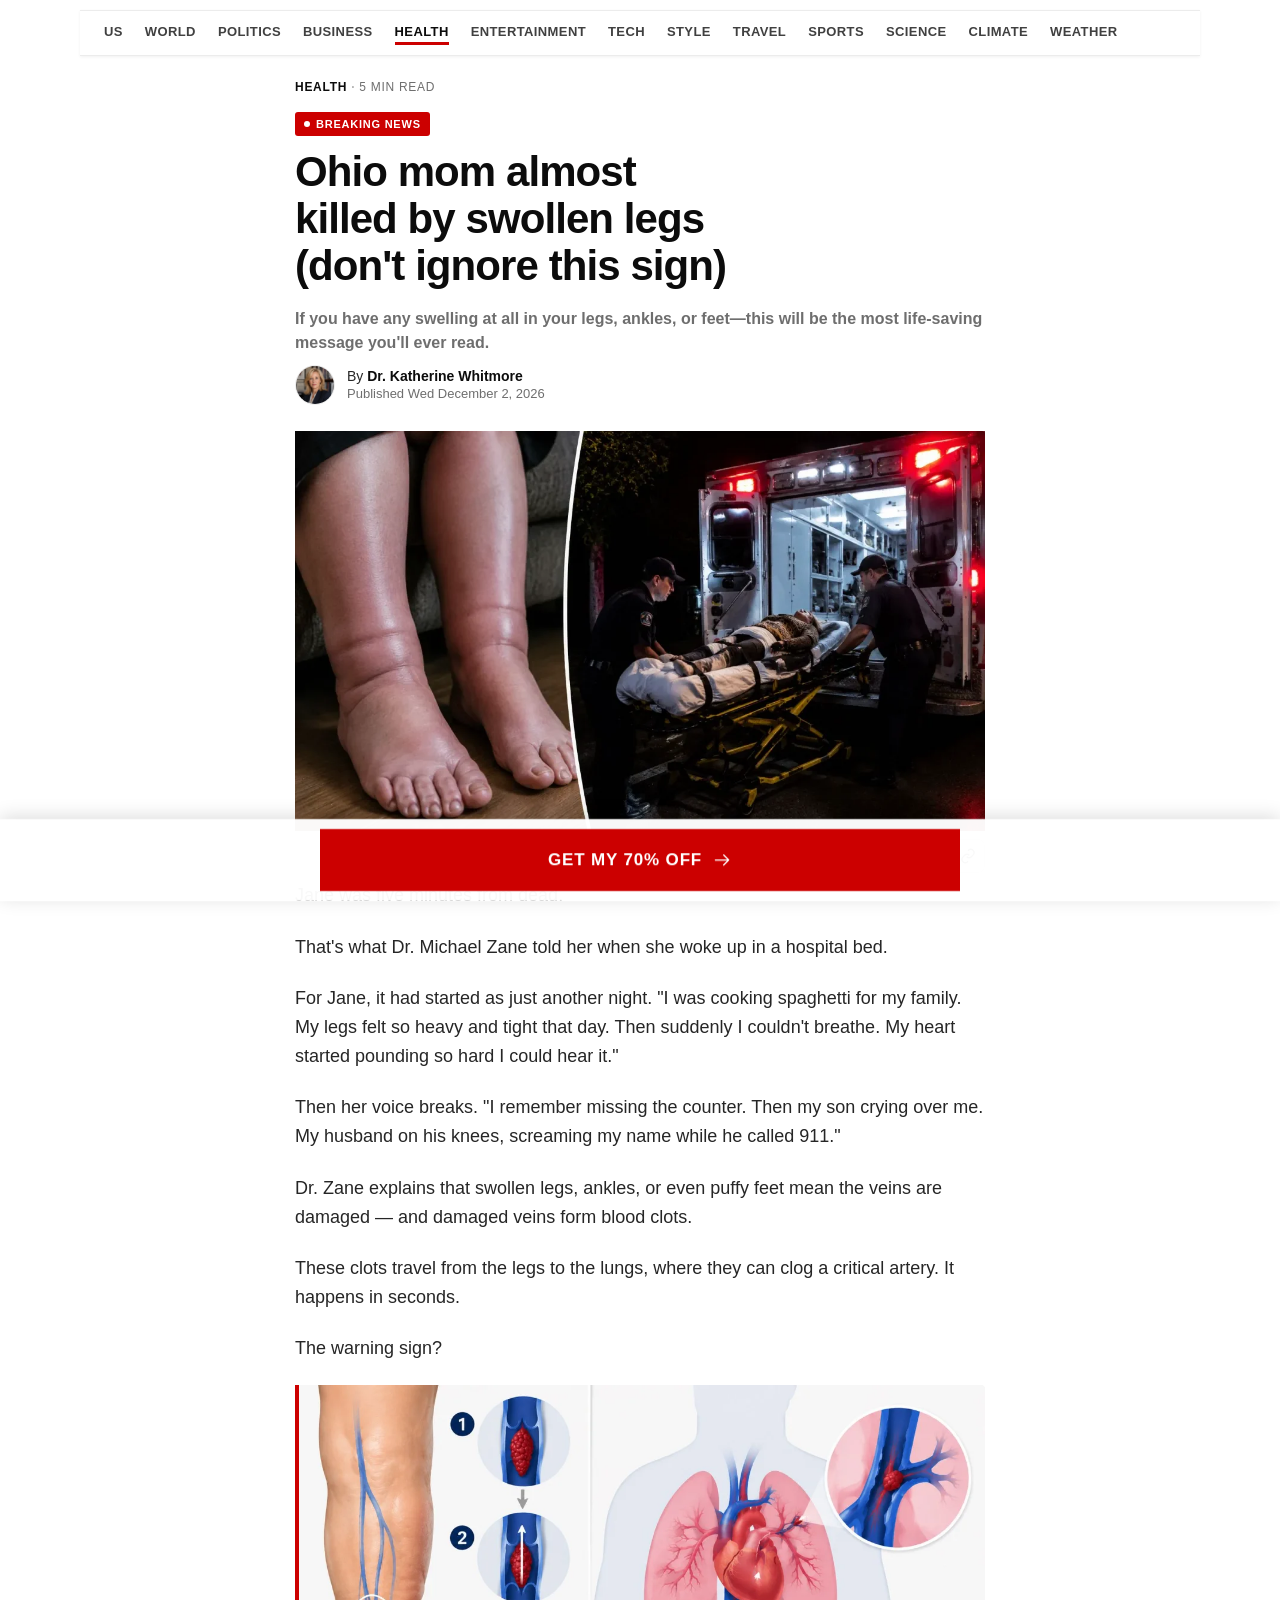
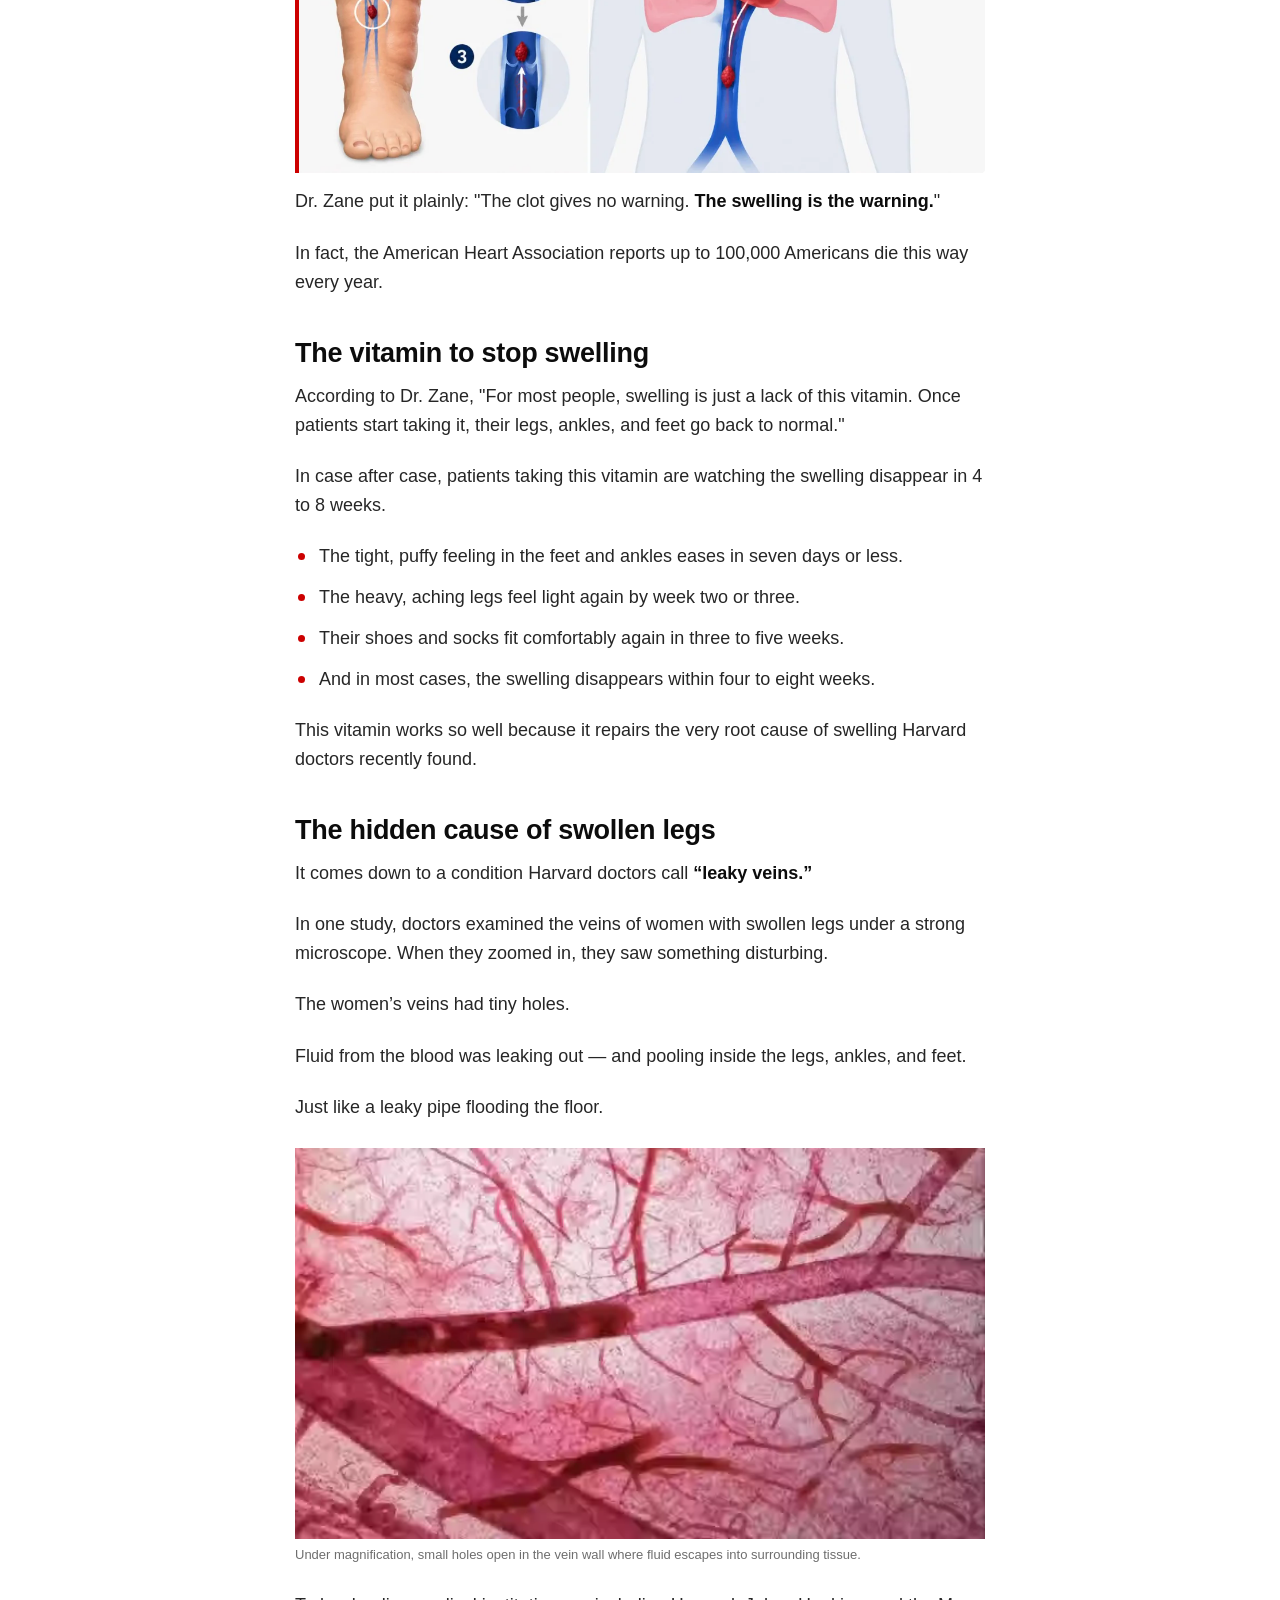
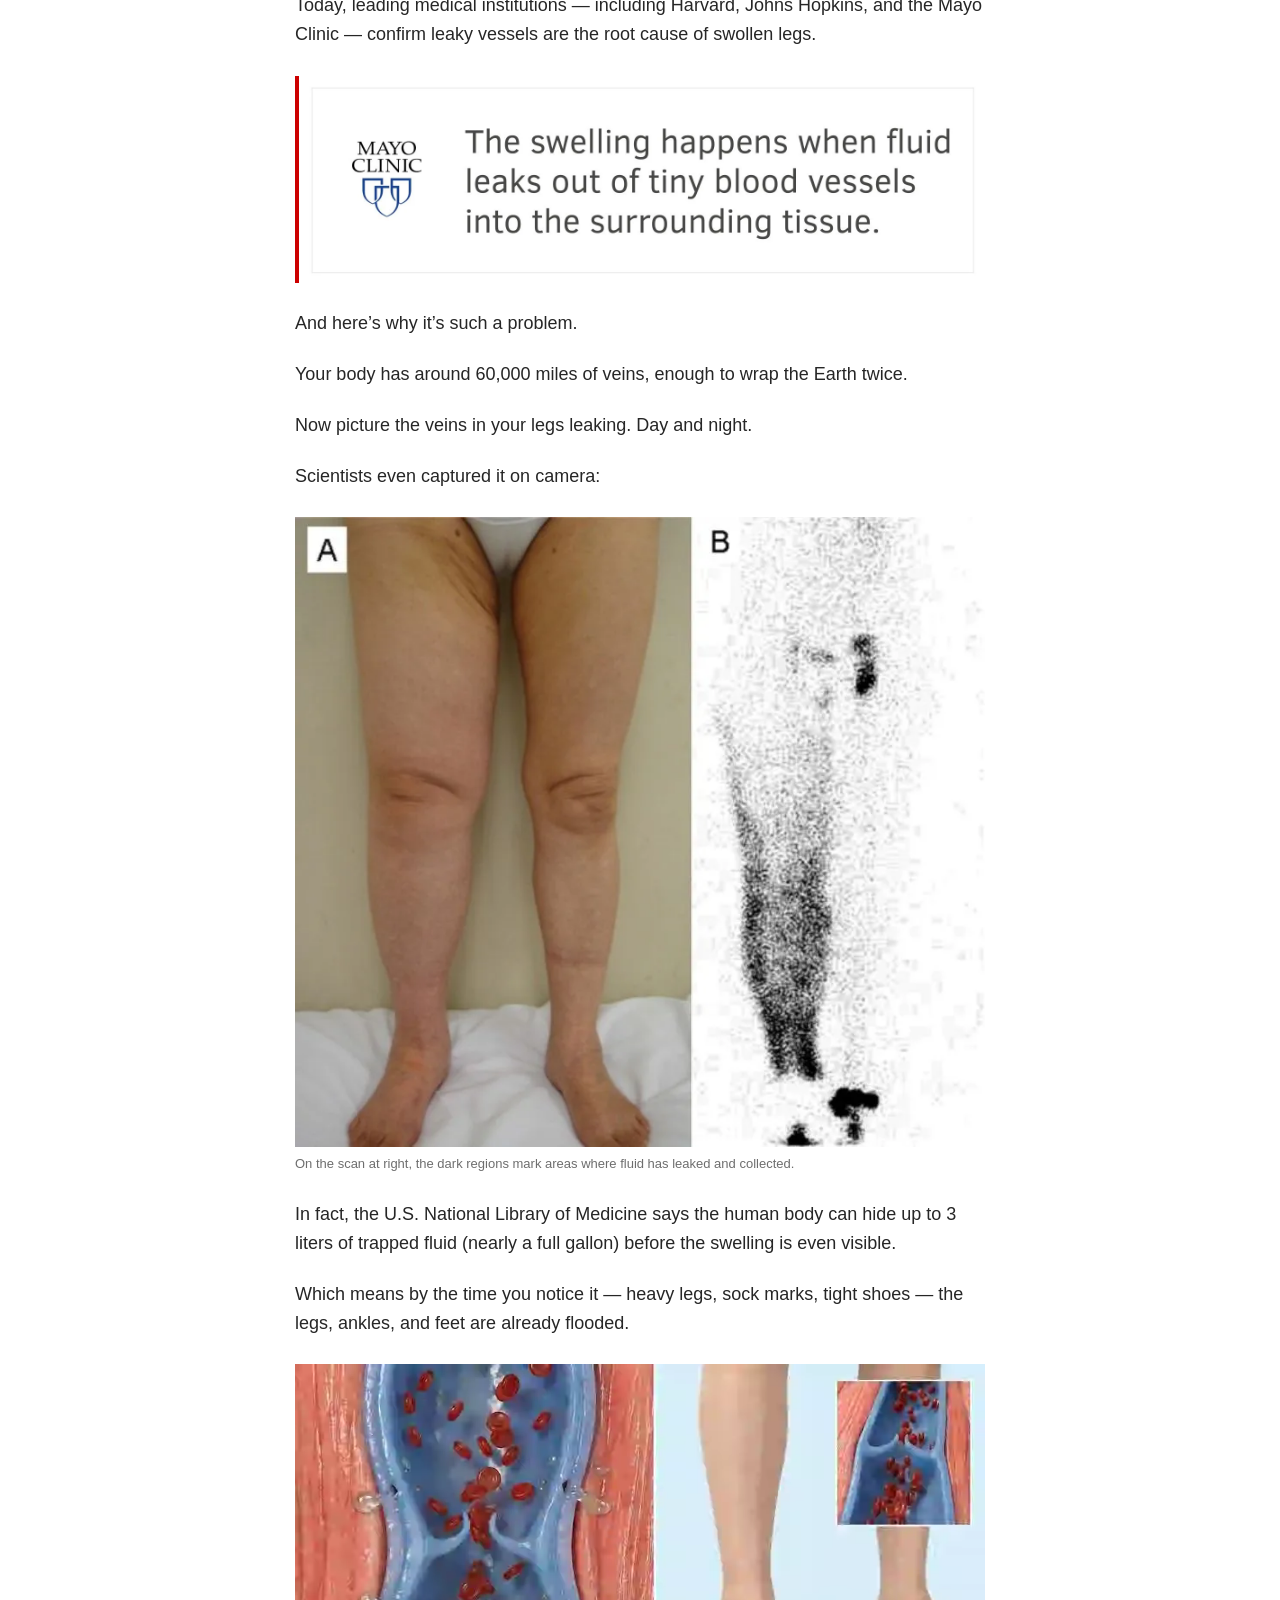
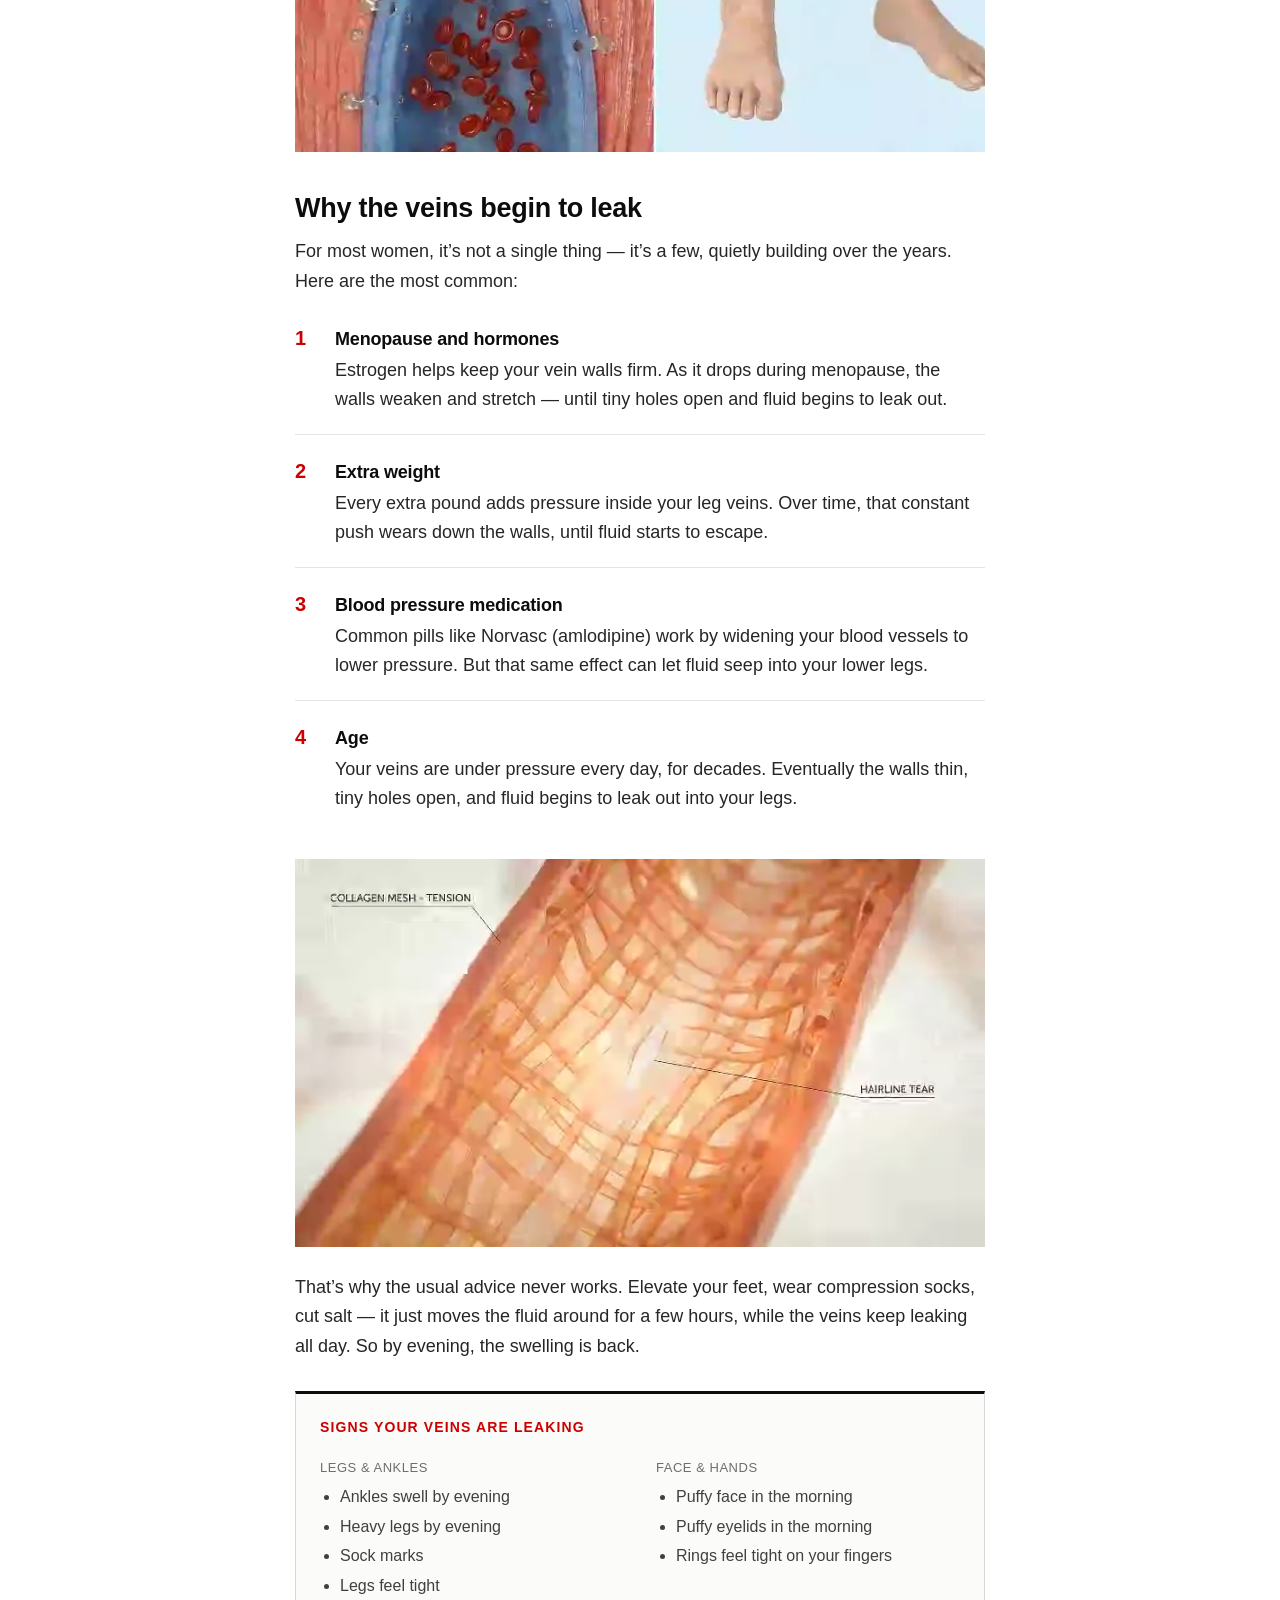
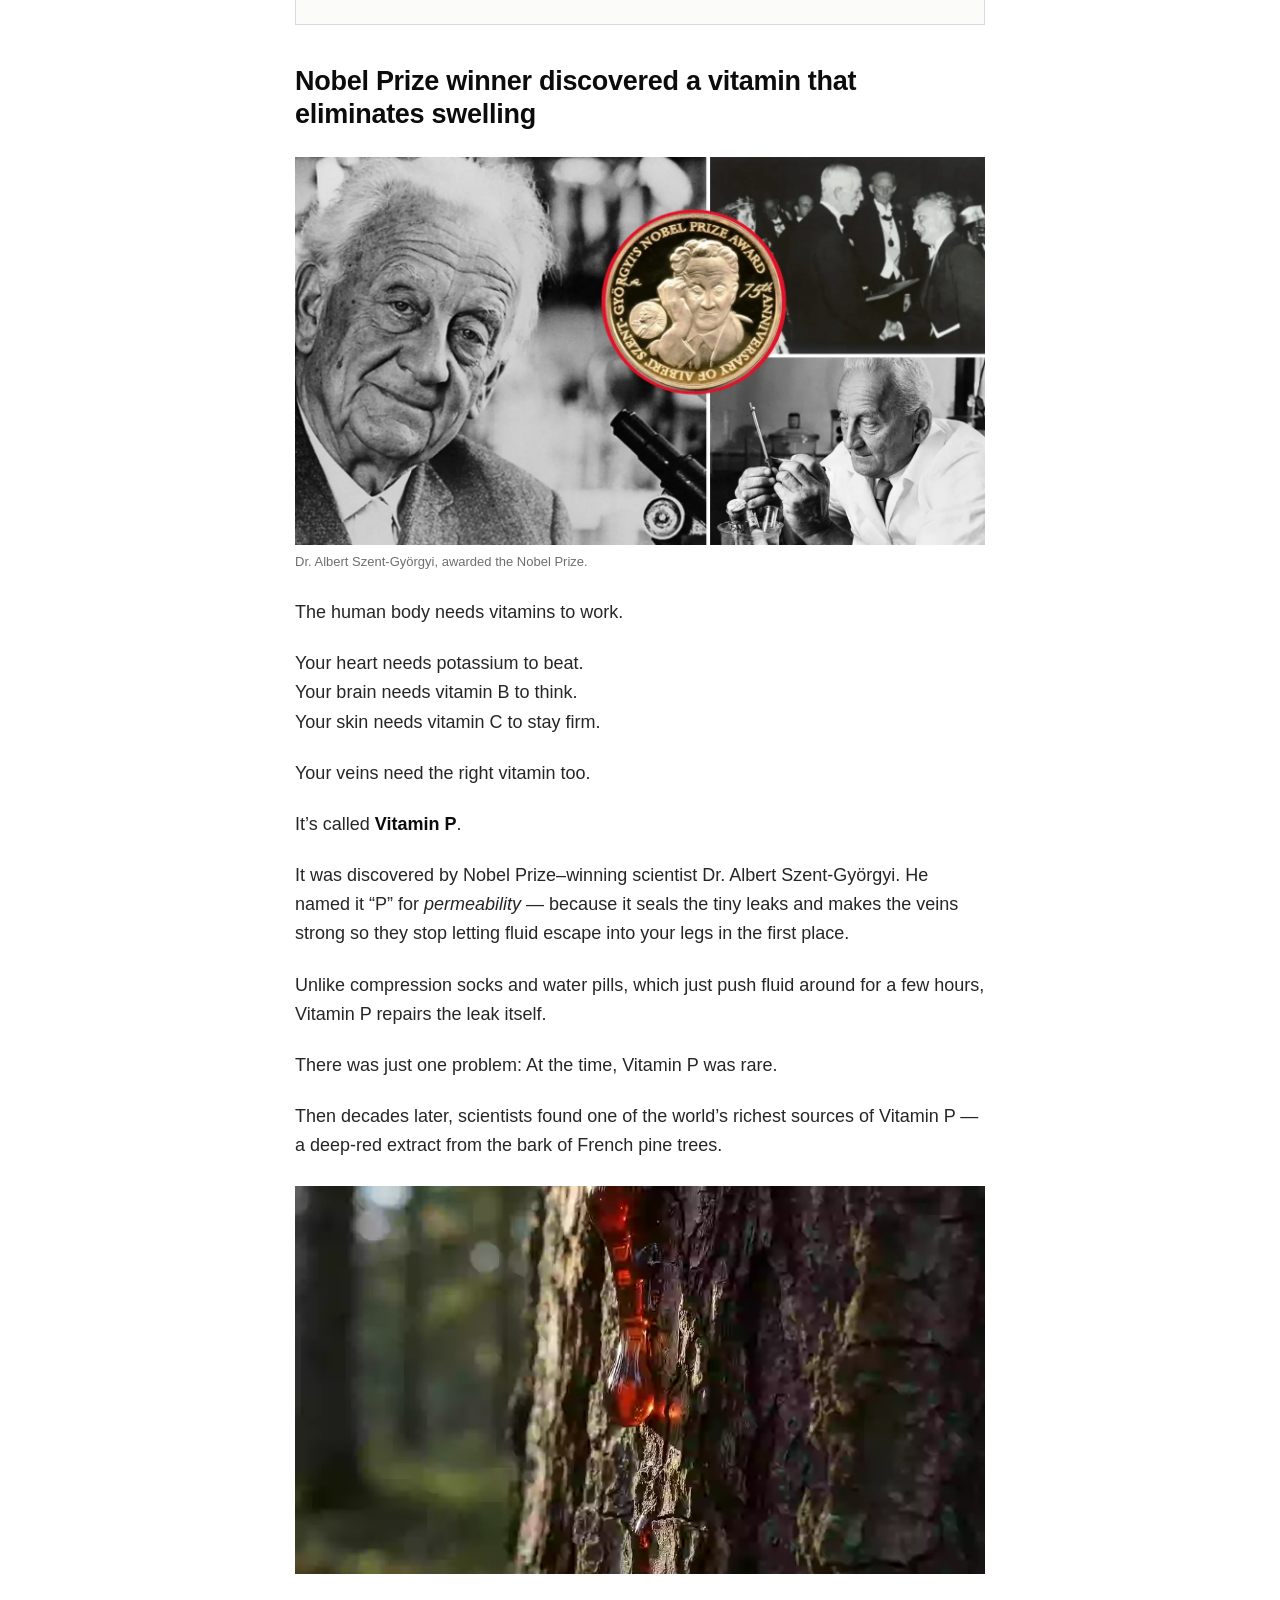
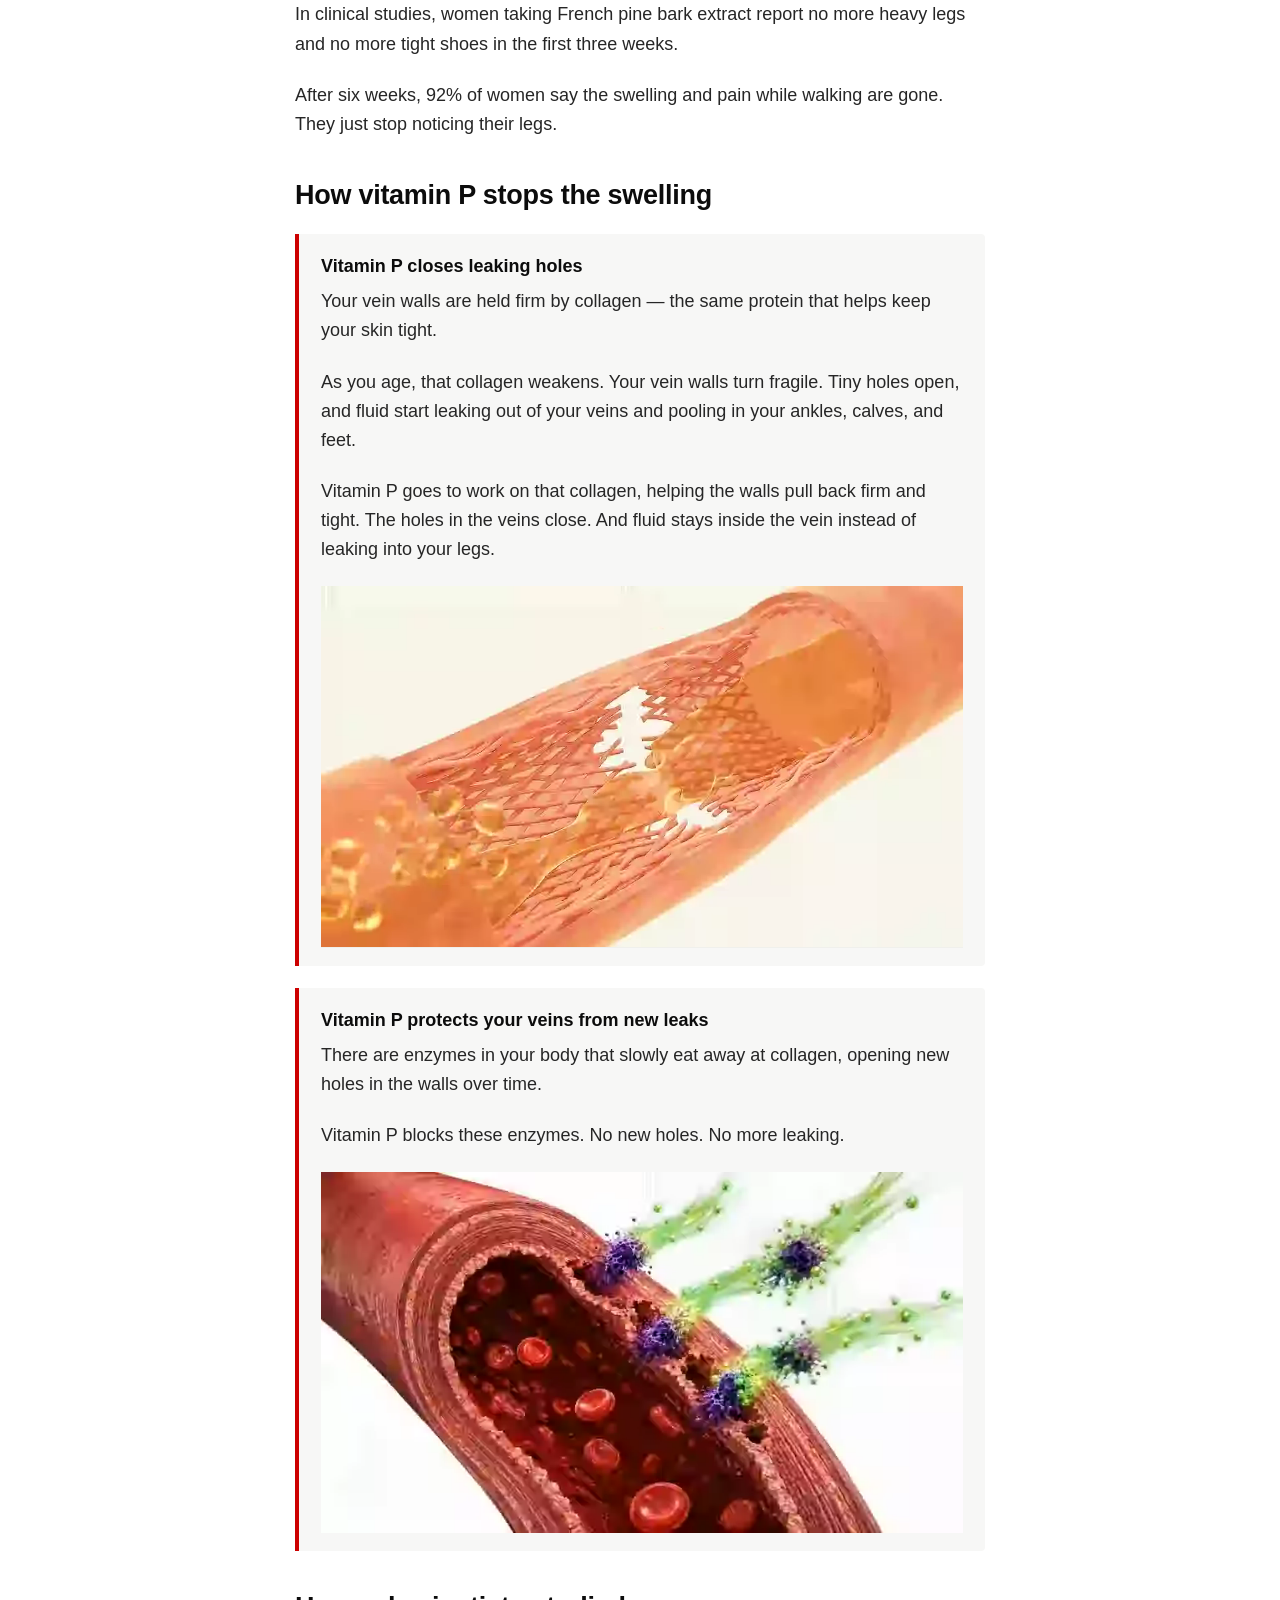
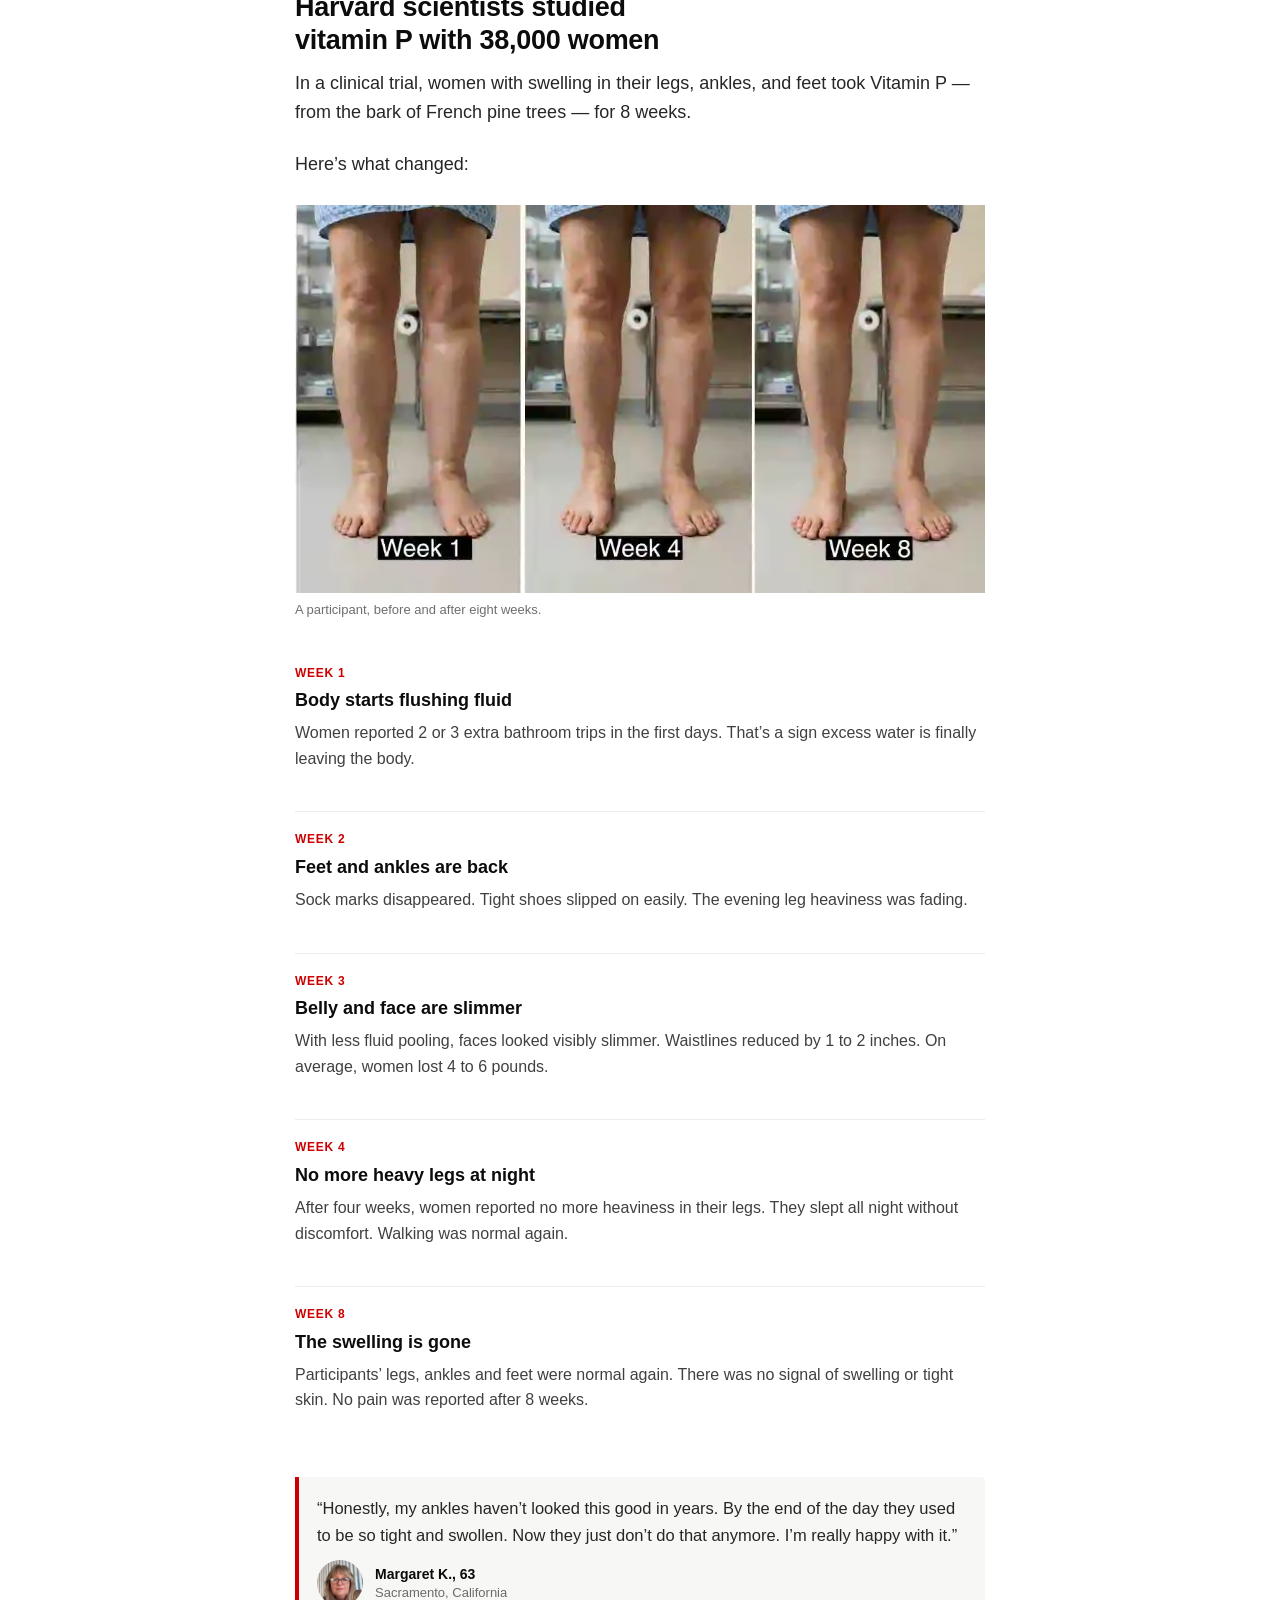
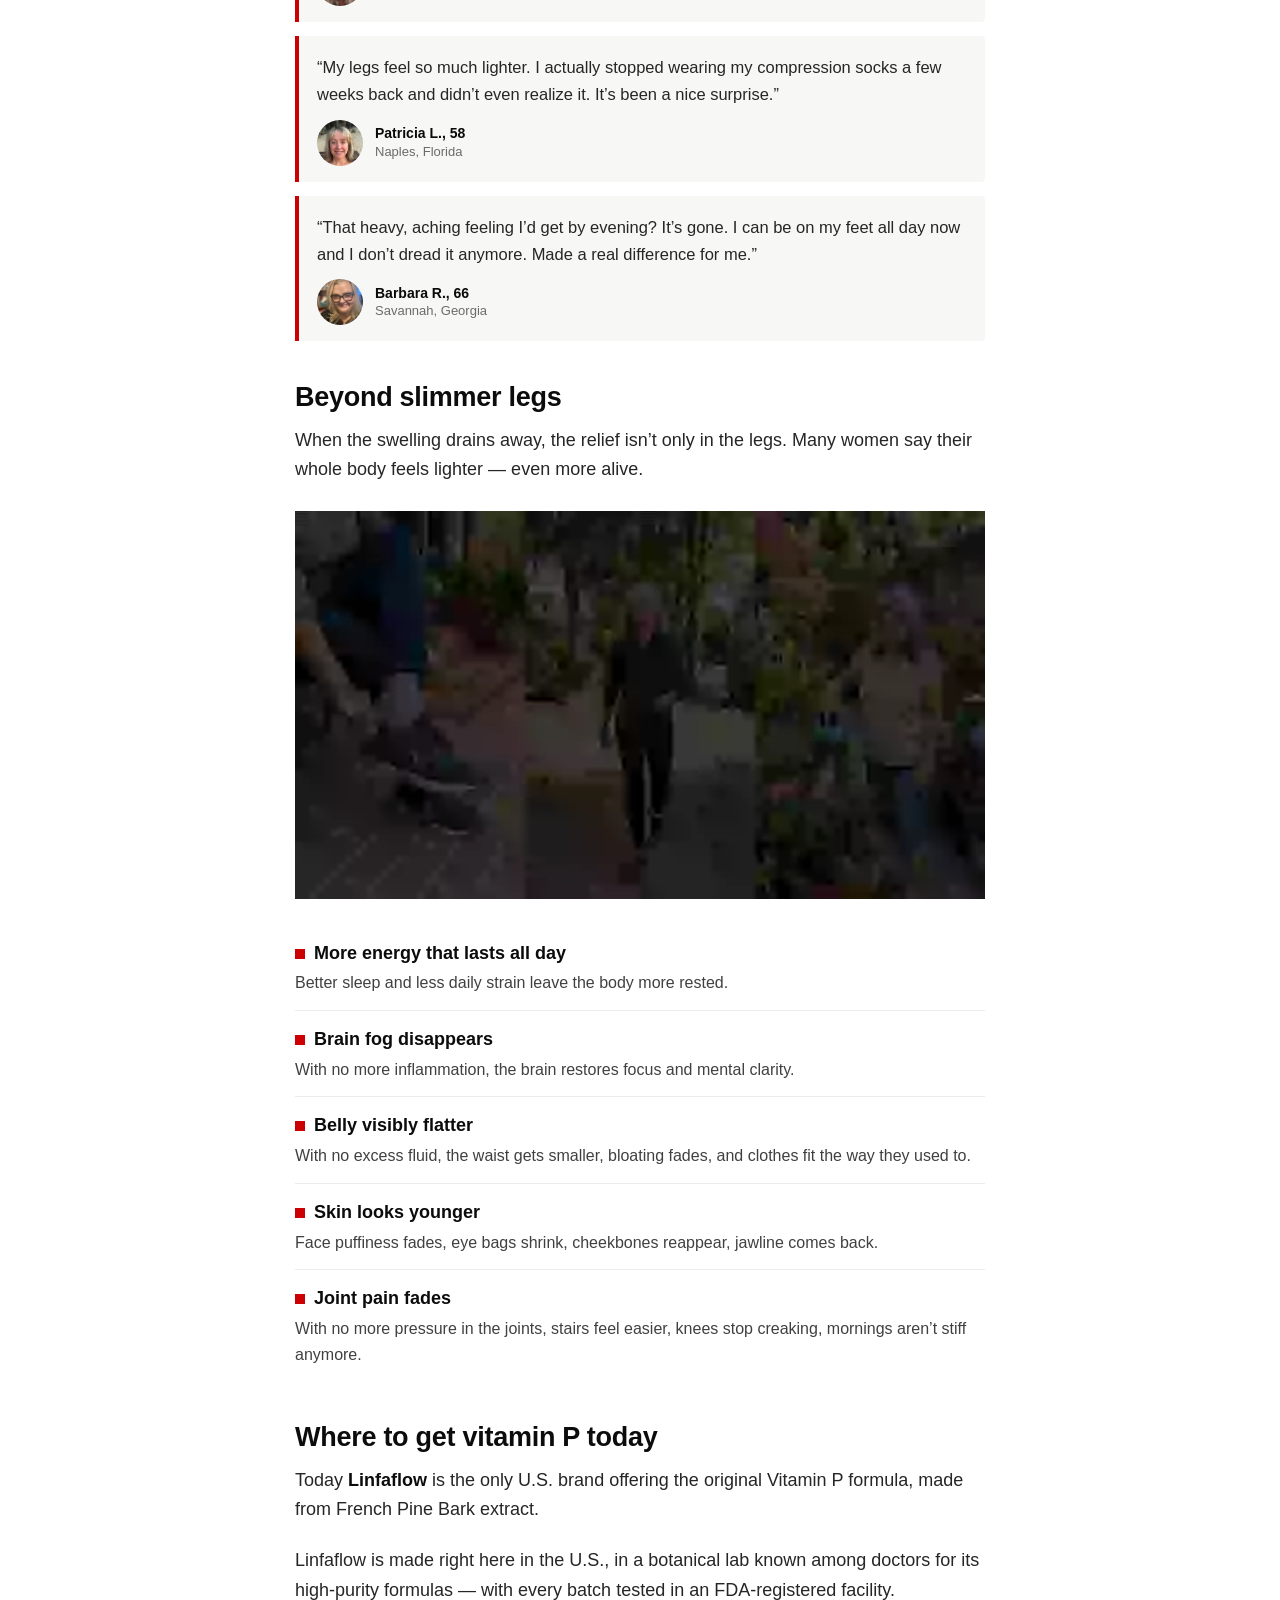
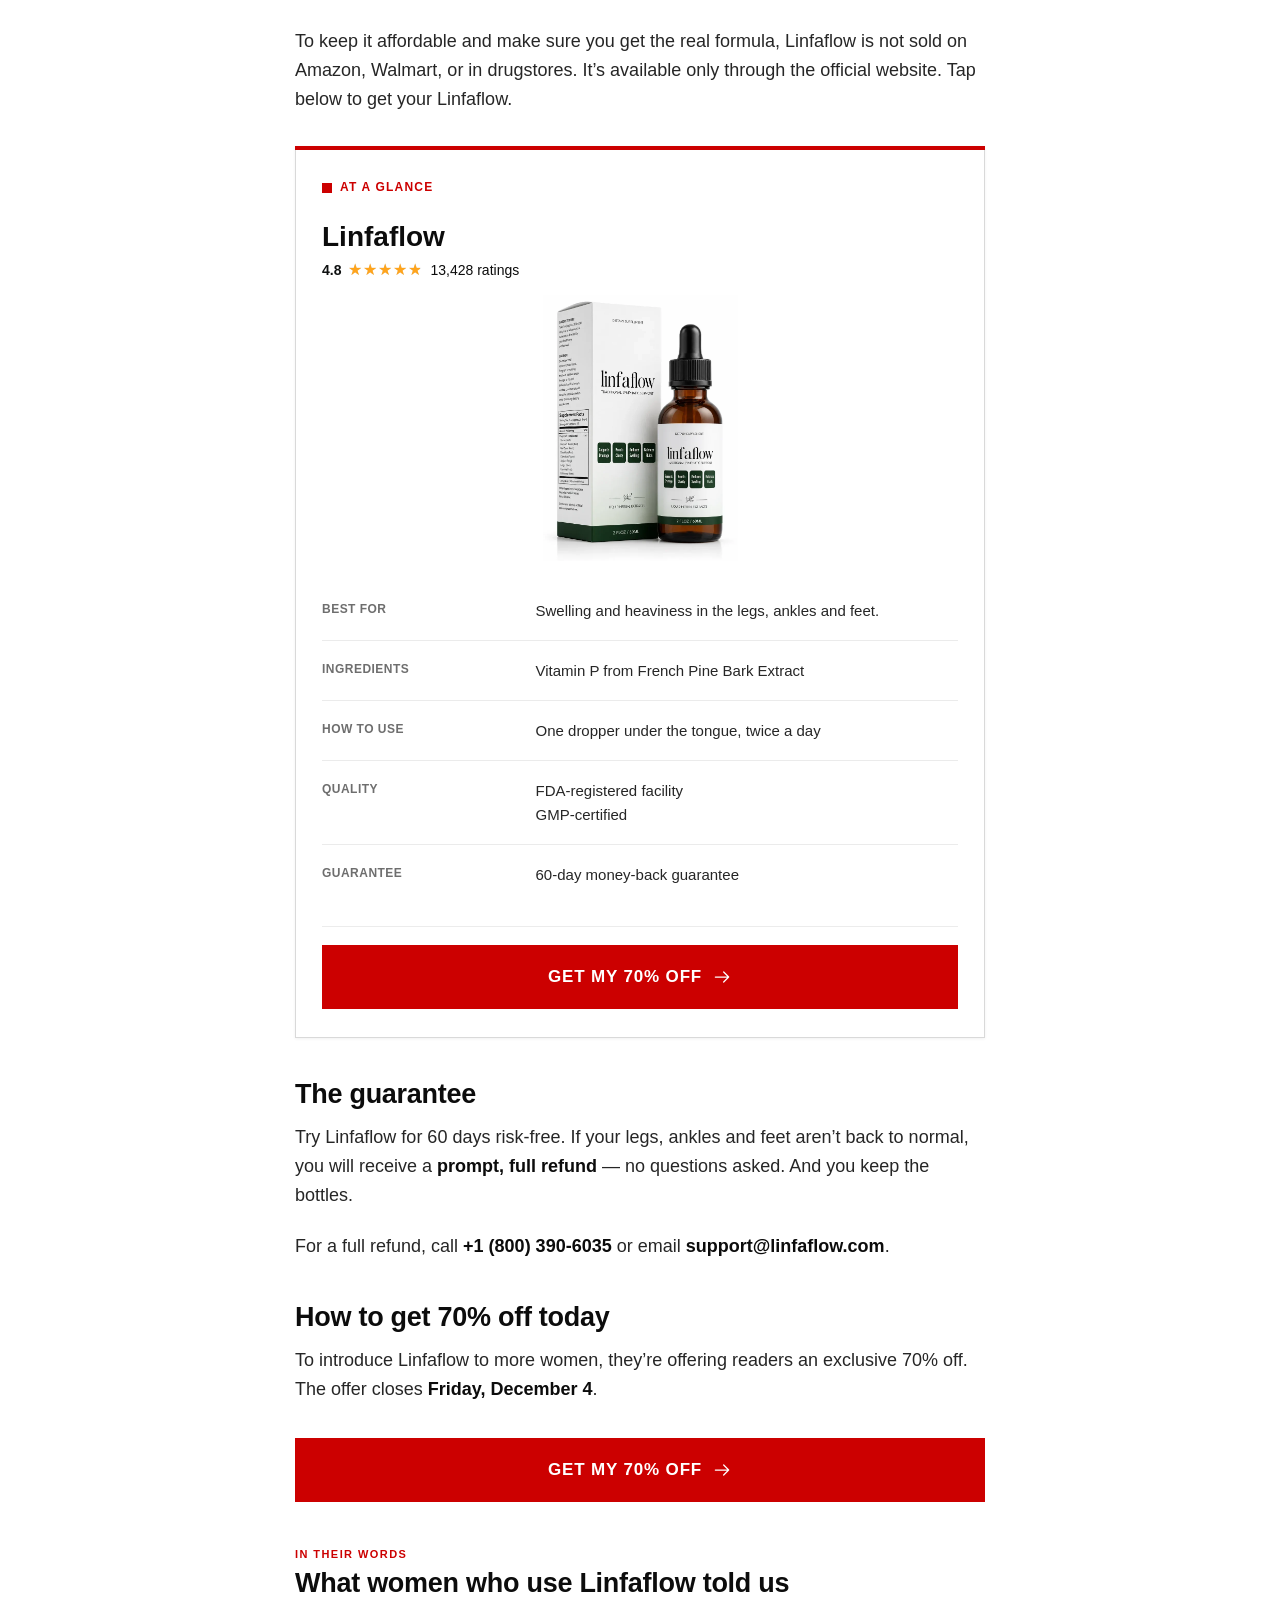
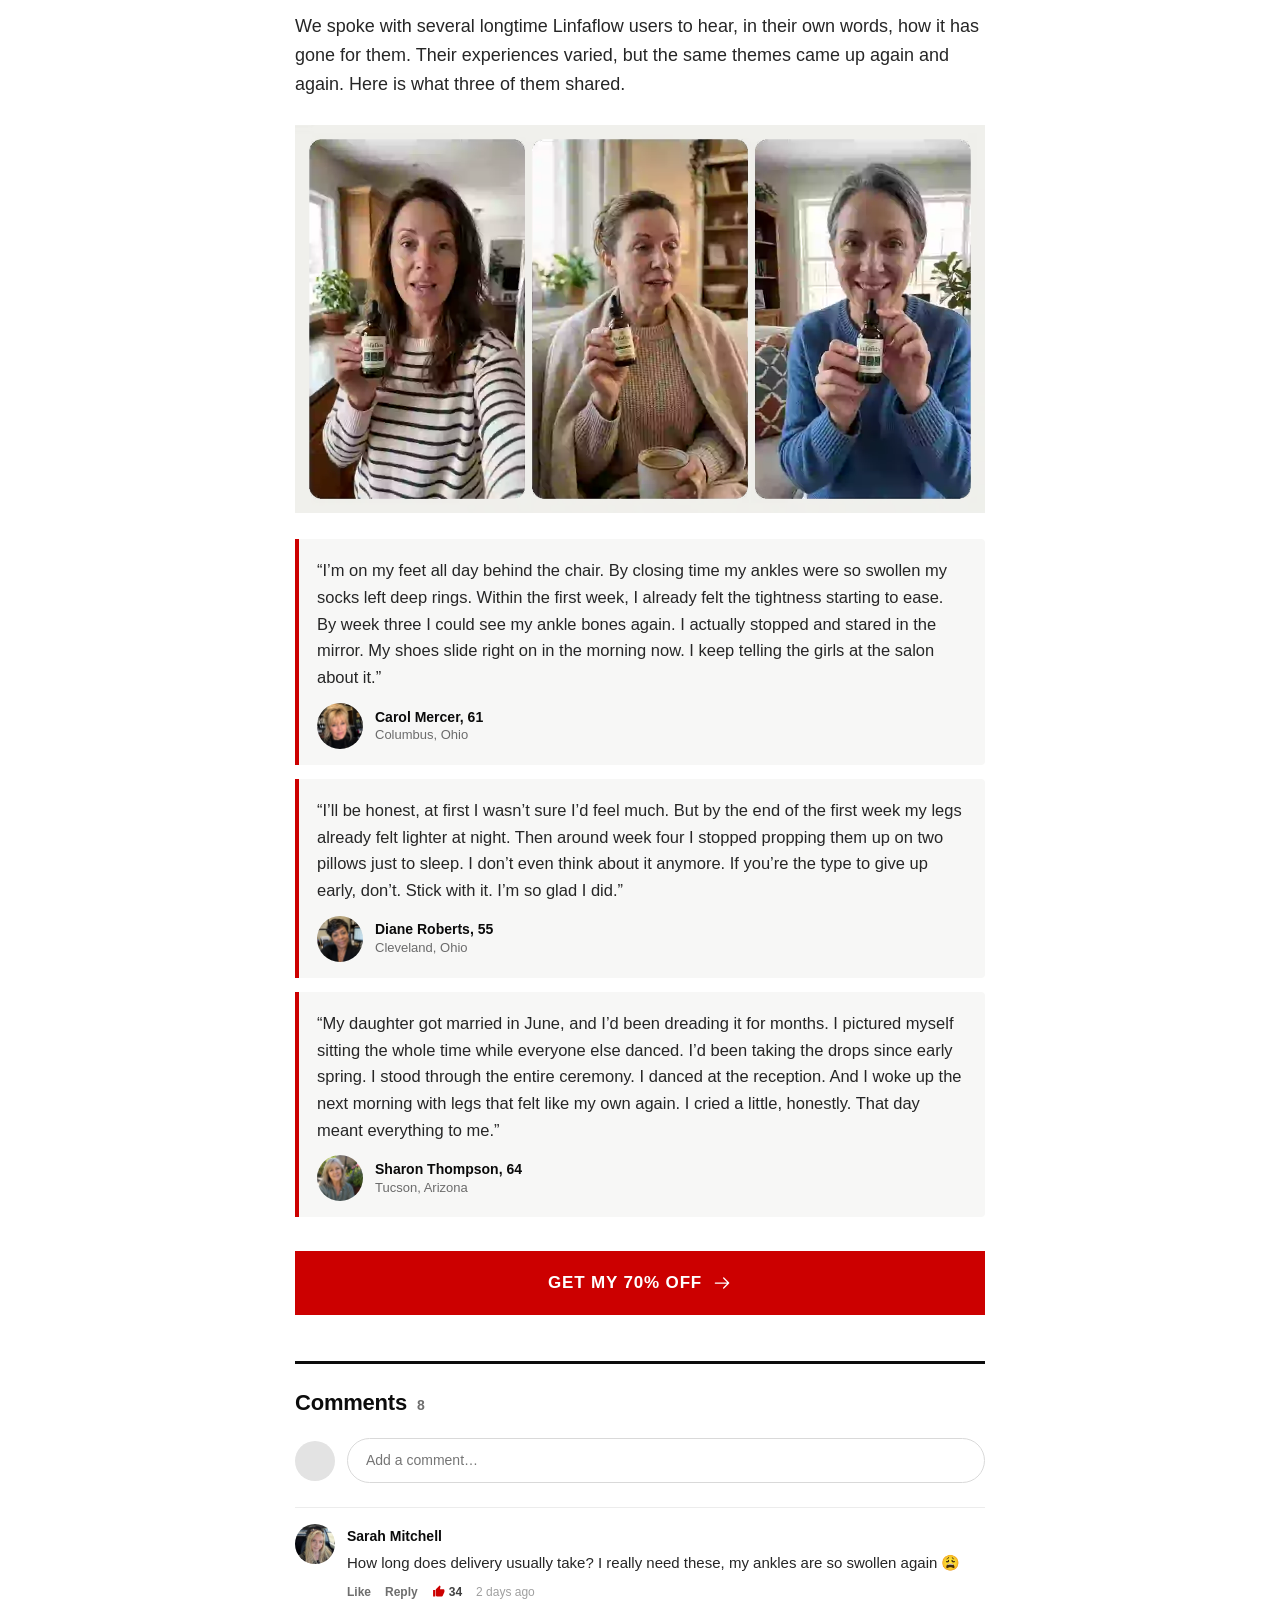
<file: linfaflow.html>
<!DOCTYPE html><html lang="en-US"><head><script data-no-optimize="1">var litespeed_docref=sessionStorage.getItem("litespeed_docref");litespeed_docref&&(Object.defineProperty(document,"referrer",{get:function(){return litespeed_docref}}),sessionStorage.removeItem("litespeed_docref"));</script> <meta charset="UTF-8"><title>Ohio mom almost killed by swollen legs (don&#8217;t ignore this sign) | UNN</title><meta name='robots' content='noindex, nofollow' /><style id="wp-img-auto-sizes-contain-inline-css">img:is([sizes=auto i],[sizes^="auto," i]){contain-intrinsic-size:3000px 1500px}
/*# sourceURL=wp-img-auto-sizes-contain-inline-css */</style><link data-optimized="2" rel="stylesheet" href="wp-content/litespeed/css/d01ad8e6c1e785280b269aabd500ec98.css" /><style id="global-styles-inline-css">:root{--wp--preset--aspect-ratio--square: 1;--wp--preset--aspect-ratio--4-3: 4/3;--wp--preset--aspect-ratio--3-4: 3/4;--wp--preset--aspect-ratio--3-2: 3/2;--wp--preset--aspect-ratio--2-3: 2/3;--wp--preset--aspect-ratio--16-9: 16/9;--wp--preset--aspect-ratio--9-16: 9/16;--wp--preset--color--black: #000000;--wp--preset--color--cyan-bluish-gray: #abb8c3;--wp--preset--color--white: #ffffff;--wp--preset--color--pale-pink: #f78da7;--wp--preset--color--vivid-red: #cf2e2e;--wp--preset--color--luminous-vivid-orange: #ff6900;--wp--preset--color--luminous-vivid-amber: #fcb900;--wp--preset--color--light-green-cyan: #7bdcb5;--wp--preset--color--vivid-green-cyan: #00d084;--wp--preset--color--pale-cyan-blue: #8ed1fc;--wp--preset--color--vivid-cyan-blue: #0693e3;--wp--preset--color--vivid-purple: #9b51e0;--wp--preset--gradient--vivid-cyan-blue-to-vivid-purple: linear-gradient(135deg,rgb(6,147,227) 0%,rgb(155,81,224) 100%);--wp--preset--gradient--light-green-cyan-to-vivid-green-cyan: linear-gradient(135deg,rgb(122,220,180) 0%,rgb(0,208,130) 100%);--wp--preset--gradient--luminous-vivid-amber-to-luminous-vivid-orange: linear-gradient(135deg,rgb(252,185,0) 0%,rgb(255,105,0) 100%);--wp--preset--gradient--luminous-vivid-orange-to-vivid-red: linear-gradient(135deg,rgb(255,105,0) 0%,rgb(207,46,46) 100%);--wp--preset--gradient--very-light-gray-to-cyan-bluish-gray: linear-gradient(135deg,rgb(238,238,238) 0%,rgb(169,184,195) 100%);--wp--preset--gradient--cool-to-warm-spectrum: linear-gradient(135deg,rgb(74,234,220) 0%,rgb(151,120,209) 20%,rgb(207,42,186) 40%,rgb(238,44,130) 60%,rgb(251,105,98) 80%,rgb(254,248,76) 100%);--wp--preset--gradient--blush-light-purple: linear-gradient(135deg,rgb(255,206,236) 0%,rgb(152,150,240) 100%);--wp--preset--gradient--blush-bordeaux: linear-gradient(135deg,rgb(254,205,165) 0%,rgb(254,45,45) 50%,rgb(107,0,62) 100%);--wp--preset--gradient--luminous-dusk: linear-gradient(135deg,rgb(255,203,112) 0%,rgb(199,81,192) 50%,rgb(65,88,208) 100%);--wp--preset--gradient--pale-ocean: linear-gradient(135deg,rgb(255,245,203) 0%,rgb(182,227,212) 50%,rgb(51,167,181) 100%);--wp--preset--gradient--electric-grass: linear-gradient(135deg,rgb(202,248,128) 0%,rgb(113,206,126) 100%);--wp--preset--gradient--midnight: linear-gradient(135deg,rgb(2,3,129) 0%,rgb(40,116,252) 100%);--wp--preset--font-size--small: 13px;--wp--preset--font-size--medium: 20px;--wp--preset--font-size--large: 36px;--wp--preset--font-size--x-large: 42px;--wp--preset--spacing--20: 0.44rem;--wp--preset--spacing--30: 0.67rem;--wp--preset--spacing--40: 1rem;--wp--preset--spacing--50: 1.5rem;--wp--preset--spacing--60: 2.25rem;--wp--preset--spacing--70: 3.38rem;--wp--preset--spacing--80: 5.06rem;--wp--preset--shadow--natural: 6px 6px 9px rgba(0, 0, 0, 0.2);--wp--preset--shadow--deep: 12px 12px 50px rgba(0, 0, 0, 0.4);--wp--preset--shadow--sharp: 6px 6px 0px rgba(0, 0, 0, 0.2);--wp--preset--shadow--outlined: 6px 6px 0px -3px rgb(255, 255, 255), 6px 6px rgb(0, 0, 0);--wp--preset--shadow--crisp: 6px 6px 0px rgb(0, 0, 0);}:root { --wp--style--global--content-size: 800px;--wp--style--global--wide-size: 1200px; }:where(body) { margin: 0; }.wp-site-blocks > .alignleft { float: left; margin-right: 2em; }.wp-site-blocks > .alignright { float: right; margin-left: 2em; }.wp-site-blocks > .aligncenter { justify-content: center; margin-left: auto; margin-right: auto; }:where(.wp-site-blocks) > * { margin-block-start: 24px; margin-block-end: 0; }:where(.wp-site-blocks) > :first-child { margin-block-start: 0; }:where(.wp-site-blocks) > :last-child { margin-block-end: 0; }:root { --wp--style--block-gap: 24px; }:root :where(.is-layout-flow) > :first-child{margin-block-start: 0;}:root :where(.is-layout-flow) > :last-child{margin-block-end: 0;}:root :where(.is-layout-flow) > *{margin-block-start: 24px;margin-block-end: 0;}:root :where(.is-layout-constrained) > :first-child{margin-block-start: 0;}:root :where(.is-layout-constrained) > :last-child{margin-block-end: 0;}:root :where(.is-layout-constrained) > *{margin-block-start: 24px;margin-block-end: 0;}:root :where(.is-layout-flex){gap: 24px;}:root :where(.is-layout-grid){gap: 24px;}.is-layout-flow > .alignleft{float: left;margin-inline-start: 0;margin-inline-end: 2em;}.is-layout-flow > .alignright{float: right;margin-inline-start: 2em;margin-inline-end: 0;}.is-layout-flow > .aligncenter{margin-left: auto !important;margin-right: auto !important;}.is-layout-constrained > .alignleft{float: left;margin-inline-start: 0;margin-inline-end: 2em;}.is-layout-constrained > .alignright{float: right;margin-inline-start: 2em;margin-inline-end: 0;}.is-layout-constrained > .aligncenter{margin-left: auto !important;margin-right: auto !important;}.is-layout-constrained > :where(:not(.alignleft):not(.alignright):not(.alignfull)){max-width: var(--wp--style--global--content-size);margin-left: auto !important;margin-right: auto !important;}.is-layout-constrained > .alignwide{max-width: var(--wp--style--global--wide-size);}body .is-layout-flex{display: flex;}.is-layout-flex{flex-wrap: wrap;align-items: center;}.is-layout-flex > :is(*, div){margin: 0;}body .is-layout-grid{display: grid;}.is-layout-grid > :is(*, div){margin: 0;}body{padding-top: 0px;padding-right: 0px;padding-bottom: 0px;padding-left: 0px;}:root :where(.wp-element-button, .wp-block-button__link){background-color: #32373c;border-width: 0;color: #fff;font-family: inherit;font-size: inherit;font-style: inherit;font-weight: inherit;letter-spacing: inherit;line-height: inherit;padding-top: calc(0.667em + 2px);padding-right: calc(1.333em + 2px);padding-bottom: calc(0.667em + 2px);padding-left: calc(1.333em + 2px);text-decoration: none;text-transform: inherit;}.has-black-color{color: var(--wp--preset--color--black) !important;}.has-cyan-bluish-gray-color{color: var(--wp--preset--color--cyan-bluish-gray) !important;}.has-white-color{color: var(--wp--preset--color--white) !important;}.has-pale-pink-color{color: var(--wp--preset--color--pale-pink) !important;}.has-vivid-red-color{color: var(--wp--preset--color--vivid-red) !important;}.has-luminous-vivid-orange-color{color: var(--wp--preset--color--luminous-vivid-orange) !important;}.has-luminous-vivid-amber-color{color: var(--wp--preset--color--luminous-vivid-amber) !important;}.has-light-green-cyan-color{color: var(--wp--preset--color--light-green-cyan) !important;}.has-vivid-green-cyan-color{color: var(--wp--preset--color--vivid-green-cyan) !important;}.has-pale-cyan-blue-color{color: var(--wp--preset--color--pale-cyan-blue) !important;}.has-vivid-cyan-blue-color{color: var(--wp--preset--color--vivid-cyan-blue) !important;}.has-vivid-purple-color{color: var(--wp--preset--color--vivid-purple) !important;}.has-black-background-color{background-color: var(--wp--preset--color--black) !important;}.has-cyan-bluish-gray-background-color{background-color: var(--wp--preset--color--cyan-bluish-gray) !important;}.has-white-background-color{background-color: var(--wp--preset--color--white) !important;}.has-pale-pink-background-color{background-color: var(--wp--preset--color--pale-pink) !important;}.has-vivid-red-background-color{background-color: var(--wp--preset--color--vivid-red) !important;}.has-luminous-vivid-orange-background-color{background-color: var(--wp--preset--color--luminous-vivid-orange) !important;}.has-luminous-vivid-amber-background-color{background-color: var(--wp--preset--color--luminous-vivid-amber) !important;}.has-light-green-cyan-background-color{background-color: var(--wp--preset--color--light-green-cyan) !important;}.has-vivid-green-cyan-background-color{background-color: var(--wp--preset--color--vivid-green-cyan) !important;}.has-pale-cyan-blue-background-color{background-color: var(--wp--preset--color--pale-cyan-blue) !important;}.has-vivid-cyan-blue-background-color{background-color: var(--wp--preset--color--vivid-cyan-blue) !important;}.has-vivid-purple-background-color{background-color: var(--wp--preset--color--vivid-purple) !important;}.has-black-border-color{border-color: var(--wp--preset--color--black) !important;}.has-cyan-bluish-gray-border-color{border-color: var(--wp--preset--color--cyan-bluish-gray) !important;}.has-white-border-color{border-color: var(--wp--preset--color--white) !important;}.has-pale-pink-border-color{border-color: var(--wp--preset--color--pale-pink) !important;}.has-vivid-red-border-color{border-color: var(--wp--preset--color--vivid-red) !important;}.has-luminous-vivid-orange-border-color{border-color: var(--wp--preset--color--luminous-vivid-orange) !important;}.has-luminous-vivid-amber-border-color{border-color: var(--wp--preset--color--luminous-vivid-amber) !important;}.has-light-green-cyan-border-color{border-color: var(--wp--preset--color--light-green-cyan) !important;}.has-vivid-green-cyan-border-color{border-color: var(--wp--preset--color--vivid-green-cyan) !important;}.has-pale-cyan-blue-border-color{border-color: var(--wp--preset--color--pale-cyan-blue) !important;}.has-vivid-cyan-blue-border-color{border-color: var(--wp--preset--color--vivid-cyan-blue) !important;}.has-vivid-purple-border-color{border-color: var(--wp--preset--color--vivid-purple) !important;}.has-vivid-cyan-blue-to-vivid-purple-gradient-background{background: var(--wp--preset--gradient--vivid-cyan-blue-to-vivid-purple) !important;}.has-light-green-cyan-to-vivid-green-cyan-gradient-background{background: var(--wp--preset--gradient--light-green-cyan-to-vivid-green-cyan) !important;}.has-luminous-vivid-amber-to-luminous-vivid-orange-gradient-background{background: var(--wp--preset--gradient--luminous-vivid-amber-to-luminous-vivid-orange) !important;}.has-luminous-vivid-orange-to-vivid-red-gradient-background{background: var(--wp--preset--gradient--luminous-vivid-orange-to-vivid-red) !important;}.has-very-light-gray-to-cyan-bluish-gray-gradient-background{background: var(--wp--preset--gradient--very-light-gray-to-cyan-bluish-gray) !important;}.has-cool-to-warm-spectrum-gradient-background{background: var(--wp--preset--gradient--cool-to-warm-spectrum) !important;}.has-blush-light-purple-gradient-background{background: var(--wp--preset--gradient--blush-light-purple) !important;}.has-blush-bordeaux-gradient-background{background: var(--wp--preset--gradient--blush-bordeaux) !important;}.has-luminous-dusk-gradient-background{background: var(--wp--preset--gradient--luminous-dusk) !important;}.has-pale-ocean-gradient-background{background: var(--wp--preset--gradient--pale-ocean) !important;}.has-electric-grass-gradient-background{background: var(--wp--preset--gradient--electric-grass) !important;}.has-midnight-gradient-background{background: var(--wp--preset--gradient--midnight) !important;}.has-small-font-size{font-size: var(--wp--preset--font-size--small) !important;}.has-medium-font-size{font-size: var(--wp--preset--font-size--medium) !important;}.has-large-font-size{font-size: var(--wp--preset--font-size--large) !important;}.has-x-large-font-size{font-size: var(--wp--preset--font-size--x-large) !important;}
:root :where(.wp-block-icon svg){width: 24px;}
:root :where(.wp-block-pullquote){font-size: 1.5em;line-height: 1.6;}
/*# sourceURL=global-styles-inline-css */</style> <script id="jquery-core-js" src="wp-includes/js/jquery/jquery.min.js"></script>  <meta name="generator" content="Elementor 4.0.9; features: additional_custom_breakpoints; settings: css_print_method-external, google_font-enabled, font_display-auto"><style>.e-con.e-parent:nth-of-type(n+4):not(.e-lazyloaded):not(.e-no-lazyload),
				.e-con.e-parent:nth-of-type(n+4):not(.e-lazyloaded):not(.e-no-lazyload) * {
					background-image: none !important;
				}
				@media screen and (max-height: 1024px) {
					.e-con.e-parent:nth-of-type(n+3):not(.e-lazyloaded):not(.e-no-lazyload),
					.e-con.e-parent:nth-of-type(n+3):not(.e-lazyloaded):not(.e-no-lazyload) * {
						background-image: none !important;
					}
				}
				@media screen and (max-height: 640px) {
					.e-con.e-parent:nth-of-type(n+2):not(.e-lazyloaded):not(.e-no-lazyload),
					.e-con.e-parent:nth-of-type(n+2):not(.e-lazyloaded):not(.e-no-lazyload) * {
						background-image: none !important;
					}
				}</style><meta name="viewport" content="width=device-width, initial-scale=1.0, viewport-fit=cover" /></head><body class="wp-singular page-template page-template-elementor_canvas page page-id-13063 wp-custom-logo wp-embed-responsive wp-theme-hello-elementor hello-elementor-default elementor-default elementor-template-canvas elementor-kit-5 elementor-page elementor-page-13063"><div data-elementor-type="wp-page" data-elementor-id="13063" class="elementor elementor-13063"><section class="elementor-section elementor-top-section elementor-element elementor-element-f6cc254 elementor-section-boxed elementor-section-height-default elementor-section-height-default" data-id="f6cc254" data-element_type="section" data-e-type="section"><div class="elementor-container elementor-column-gap-default"><div class="elementor-column elementor-col-100 elementor-top-column elementor-element elementor-element-d06a5b0" data-id="d06a5b0" data-element_type="column" data-e-type="column"><div class="elementor-widget-wrap elementor-element-populated"><div class="elementor-element elementor-element-304e837 elementor-widget elementor-widget-html" data-id="304e837" data-element_type="widget" data-e-type="widget" data-widget_type="html.default"><div class="elementor-widget-container">
<!DOCTYPE html><html lang="en"><head><meta charset="UTF-8"><meta name="viewport" content="width=device-width, initial-scale=1.0"><title>Harvard doctor reveals #1 vitamin to eliminate swollen legs and ankles | UNN</title><link rel="preconnect" href="https://fonts.googleapis.com"><link rel="preconnect" href="https://fonts.gstatic.com" crossorigin>   <style>:root {
    --cnn-red: #cc0000;
    --cnn-red-dark: #a30000;
    --ink: #0c0c0c;
    --ink-soft: #262626;
    --ink-mid: #404040;
    --ink-faint: #6e6e6e;
    --ink-fainter: #a0a0a0;
    --hair: #d9d9d9;
    --hair-soft: #ececec;
    --bg: #ffffff;
    --sans: "Inter", -apple-system, BlinkMacSystemFont, "Helvetica Neue", Helvetica, Arial, sans-serif;
    --serif-tight: "Inter Tight", "Inter", -apple-system, BlinkMacSystemFont, Arial, sans-serif;
  }

  * { box-sizing: border-box; }
  body { margin: 0; }

  .page {
    background: var(--bg);
    color: var(--ink);
    font-family: var(--sans);
    -webkit-font-smoothing: antialiased;
    line-height: 1.5;
  }
  a { color: inherit; text-decoration: none; }

  /* Sticky full-width header (whole bar sticks on desktop + mobile) */
  .site-header { position: static; z-index: 30; width: 100%; background: var(--bg); box-shadow: 0 1px 3px rgba(0,0,0,.06); }

  /* ---------- CNN header ---------- */
  .utility {
    border-bottom: 1px solid var(--hair-soft);
    height: 38px;
    display: flex; align-items: center; justify-content: flex-end;
    gap: 22px; padding: 0 20px;
    font-size: 11px; font-weight: 700;
    text-transform: uppercase; letter-spacing: .05em; color: var(--ink-mid);
  }
  .utility .u-sep { width: 1px; height: 14px; background: var(--hair); }

  .masthead {
    display: none; align-items: center; gap: 18px;
    padding: 12px 24px; max-width: 1280px; margin: 0 auto; width: 100%;
  }
  .menu-btn { display: flex; flex-direction: column; gap: 4px; padding: 6px; margin: -6px; cursor: pointer; background: none; border: 0; }
  .menu-btn span { width: 20px; height: 2px; background: var(--ink); display: block; transition: transform .25s ease, opacity .2s ease; }
  .menu-btn.open span:nth-child(1) { transform: translateY(6px) rotate(45deg); }
  .menu-btn.open span:nth-child(2) { opacity: 0; }
  .menu-btn.open span:nth-child(3) { transform: translateY(-6px) rotate(-45deg); }

  .logo svg { display: block; }
  .logo-text { font-weight: 900; font-size: 26px; letter-spacing: -.07em; color: var(--cnn-red); line-height: 1; white-space: nowrap; -webkit-text-stroke: .6px var(--cnn-red); }
  .nav-brand .logo-text { font-size: 24px; -webkit-text-stroke-width: .5px; }
  .drawer-head .logo-text { font-size: 28px; }
  .footer-logo .logo-text { color: #fff; font-size: 30px; -webkit-text-stroke-color: #fff; }
  .logo-img { height: 22px; width: auto; display: block; }
  .page .site-header .nav-brand .logo-img { height: 22px !important; width: auto !important; max-width: none !important; }
  .search-pill { margin-left: auto; display: flex; align-items: center; gap: 8px; border: 1px solid var(--hair); border-radius: 999px; padding: 7px 14px; color: var(--ink-faint); font-size: 13px; min-width: 170px; }
  .watch-live { display: inline-flex; align-items: center; gap: 8px; background: var(--cnn-red); color: #fff; font-size: 12px; font-weight: 700; text-transform: uppercase; letter-spacing: .04em; padding: 8px 14px; border-radius: 3px; white-space: nowrap; }
  .watch-live .dot { width: 8px; height: 8px; border-radius: 50%; background: #fff; }

  .section-nav { border-top: 1px solid var(--hair-soft); border-bottom: 1px solid var(--hair-soft); position: relative; z-index: 1; background: var(--bg); display: flex; align-items: center; width: 100%; }
  .scroll-progress { position: absolute; left: 0; bottom: -1px; height: 3px; width: 100%; background: var(--cnn-red); transform: scaleX(0); transform-origin: left center; will-change: transform; z-index: 1; }
  .nav-brand { display: none; align-items: center; gap: 12px; flex: none; padding-left: 16px; }
  .nav-brand .menu-btn { display: flex; }
  .nav-brand .logo svg { display: block; }
  .section-nav ul { list-style: none; margin: 0 auto; padding: 0 24px; max-width: 1280px; width: 100%; display: flex; gap: 22px; overflow-x: auto; height: 44px; align-items: center; font-size: 13px; font-weight: 700; text-transform: uppercase; letter-spacing: .03em; color: var(--ink-mid); scrollbar-width: none; -webkit-overflow-scrolling: touch; }
  .section-nav ul::-webkit-scrollbar { display: none; }
  .section-nav li { white-space: nowrap; padding: 3px 0; border-bottom: 3px solid transparent; }
  .section-nav li.active { color: var(--ink); border-bottom-color: var(--cnn-red); }

  /* Mobile menu */
  .mobile-menu { position: fixed; inset: 0; z-index: 40; visibility: hidden; }
  .mobile-menu.open { visibility: visible; }
  .mobile-menu .scrim { position: absolute; inset: 0; background: rgba(0,0,0,.45); opacity: 0; transition: opacity .25s ease; }
  .mobile-menu.open .scrim { opacity: 1; }
  .mobile-menu .drawer { position: absolute; top: 0; left: 0; bottom: 0; width: 82%; max-width: 320px; background: var(--bg); transform: translateX(-100%); transition: transform .28s cubic-bezier(.4,0,.2,1); display: flex; flex-direction: column; box-shadow: 2px 0 24px rgba(0,0,0,.16); overflow-y: auto; }
  .mobile-menu.open .drawer { transform: translateX(0); }
  .drawer-head { display: flex; align-items: center; justify-content: space-between; padding: 16px 18px; border-bottom: 1px solid var(--hair-soft); }
  .drawer-close { background: none; border: 0; font-size: 26px; line-height: 1; color: var(--ink); cursor: pointer; padding: 4px 8px; }
  .drawer ul { list-style: none; margin: 8px 0; padding: 0; }
  .drawer li { padding: 13px 18px; font-size: 15px; font-weight: 700; text-transform: uppercase; letter-spacing: .03em; color: var(--ink); border-bottom: 1px solid var(--hair-soft); }
  .drawer li.active { color: var(--cnn-red); }

  .disclosure { background: #fafafa; border-bottom: 1px solid var(--hair-soft); text-align: center; font-size: 11px; letter-spacing: .06em; text-transform: uppercase; color: var(--ink-faint); padding: 9px 20px; font-weight: 700; }
  .disclosure span { color: var(--ink-mid); }

  /* ---------- Article grid: left share rail + centered column ---------- */
  .l-grid { max-width: 730px; margin: 0 auto; padding: 22px 20px 60px; }
  .article-col { min-width: 0; }

  .breadcrumb { font-size: 12px; font-weight: 700; text-transform: uppercase; letter-spacing: .06em; color: var(--ink); margin-bottom: 14px; }
  .rt-dot { color: #B1B1B1; font-weight: 700; }
  .read-time { color: #6E6E6E; font-weight: 500; }
  .breaking { display: inline-flex; align-items: center; gap: 6px; background: var(--cnn-red); color: #fff; font-size: 11px; font-weight: 800; text-transform: uppercase; letter-spacing: .07em; padding: 4px 9px; border-radius: 3px; margin-bottom: 12px; }
  .breaking-dot { width: 6px; height: 6px; border-radius: 50%; background: #fff; animation: breaking-pulse 1.4s ease-in-out infinite; }
  @keyframes breaking-pulse { 0%, 100% { opacity: 1; } 50% { opacity: .25; } }
  @media (prefers-reduced-motion: reduce) { .breaking-dot { animation: none; } }
  .kicker { font-size: 15px; font-weight: 600; color: var(--ink-faint); margin: 0 0 10px; }
  .headline { font-family: var(--serif-tight); font-size: clamp(30px, 4.4vw, 42px); line-height: 1.12; font-weight: 800; letter-spacing: -0.022em; margin: 0 0 18px; color: var(--ink); }

  .byline { display: flex; align-items: center; gap: 12px; margin: 0 0 6px; }
  .byline .avatar { width: 40px; height: 40px; border-radius: 50%; object-fit: cover; flex: none; display: block; border: 1px solid var(--hair-soft); }
  .byline .who { font-size: 14px; color: var(--ink-soft); line-height: 1.25; }
  .byline .who a, .byline .who strong { font-weight: 700; color: var(--ink); }
  .byline .stamp { font-size: 13px; color: var(--ink-faint); margin-top: 0; line-height: 1.25; }

  .share-inline { display: flex; justify-content: flex-end; gap: 8px; margin: -18px 0 8px; }
  .share-inline a { width: 34px; height: 34px; border-radius: 7px; border: 1px solid var(--hair); display: flex; align-items: center; justify-content: center; color: var(--ink-mid); transition: background .15s ease, color .15s ease; }
  .share-inline a:hover { background: #f2f2f2; color: var(--ink); }

  .rule { border: 0; border-top: 1px solid var(--hair); margin: 18px 0 26px; }

  /* Figures — CNN caption + credit */
  figure.fig { margin: 26px 0; }
  figure.fig img { width: 100%; height: auto; display: block; }
  figure.fig.narrow { max-width: 500px; margin-left: auto; margin-right: auto; }
  figcaption { font-size: 13px; color: var(--ink-faint); line-height: 1.45; padding-top: 8px; }
  figcaption .credit { color: var(--ink-fainter); }

  /* GIF / image placeholders (for designer) */
  .gif-ph, .img-ph { position: relative; display: flex; align-items: center; justify-content: center; text-align: center; width: 100%; aspect-ratio: 16 / 9; background: #f0f0ec; border: 2px dashed #c4c4bb; border-radius: 4px; color: #8a8a7a; font-size: 14px; font-style: italic; letter-spacing: .01em; padding: 20px; }
  .gif-ph-tag, .img-ph-tag { position: absolute; top: 10px; left: 10px; background: #8a8a7a; color: #fff; font-style: normal; font-weight: 800; font-size: 10px; letter-spacing: .08em; text-transform: uppercase; padding: 3px 7px; border-radius: 3px; }

  /* Looping video that behaves like a GIF (no controls, no interaction) */
  .gif-video { display: block; width: 100%; height: auto; pointer-events: none; background: #f0f0ec; }

  /* Figure with a red attention bar on the left (matches callouts) */
  figure.fig.quote-img { padding: 0; font-size: 0; line-height: 0; }
  figure.fig.quote-img img { display: block; border-left: 4px solid var(--cnn-red); }

  /* Body */
  .body { font-size: 18px; line-height: 1.62; color: var(--ink-soft); }
  .body p { margin: 0 0 22px; }
  .body strong { font-weight: 700; color: var(--ink); }
  .body em { font-style: italic; }

  /* Red-bullet list */
  .red-list { list-style: none; margin: 20px 0 22px; padding: 0; }
  .red-list li { position: relative; margin: 0 0 12px; padding-left: 24px; font-size: inherit; line-height: 1.6; color: var(--ink-soft); }
  .red-list li:last-child { margin-bottom: 0; }
  .red-list li::before { content: ""; position: absolute; left: 3px; top: 11px; width: 7px; height: 7px; border-radius: 50%; background: var(--cnn-red); }

  /* Numbered factor list (why-veins-leak) */
  .factor-list { margin: 20px 0 26px; }
  .factor { display: flex; gap: 16px; align-items: baseline; padding: 20px 0; border-top: 1px solid var(--rule, #e6e4df); }
  .factor:first-child { border-top: none; padding-top: 4px; }
  .factor .num { flex-shrink: 0; min-width: 24px; color: var(--cnn-red); font-size: 20px; font-weight: 900; }
  .factor .txt { flex: 1; min-width: 0; }
  .factor h3 { font-size: 18px; line-height: 1.25; font-weight: 800; color: var(--ink); margin: 0 0 6px; letter-spacing: -.01em; }
  .factor p { font-size: inherit; line-height: 1.6; color: var(--body, var(--ink-soft)); margin: 0; }

  h2.sec { font-family: var(--serif-tight); font-size: clamp(22px, 2.8vw, 27px); font-weight: 700; letter-spacing: -0.01em; line-height: 1.22; margin: 40px 0 4px; color: var(--ink); }
  h2.sec + p { margin-top: 12px; }
  .lead-in { font-weight: 700; color: var(--ink); }

  /* Callout box with left red bar */
  .callout { border-left: 4px solid var(--cnn-red); background: #f7f7f6; padding: 18px 22px; margin: 22px 0; border-radius: 0 4px 4px 0; }
  .callout .callout-title { display: block; font-weight: 800; font-size: 18px; color: var(--ink); margin-bottom: 6px; }
  .callout p { margin: 0; }
  .callout .gif-ph { margin-top: 14px; }
  .callout .gif-video { margin-top: 14px; }

  /* Amazon-style rating (left, just above the product image) */
  .amz-rating { display: flex; align-items: center; gap: 7px; margin: 0 0 14px; }
  .amz-score { font-size: 14px; font-weight: 700; color: #0f1111; }
  .amz-stars { position: relative; display: inline-block; font-size: 16px; line-height: 1; }
  .amz-stars-empty { color: #d5d9d9; letter-spacing: 1px; }
  .amz-stars-full { position: absolute; top: 0; left: 0; overflow: hidden; white-space: nowrap; color: #ffa41c; letter-spacing: 1px; }
  .amz-count { font-size: 14px; color: var(--ink); }

  /* Pull quote with source logo */
  .pullquote { display: flex; align-items: center; gap: 20px; margin: 30px 0; padding: 20px 24px; background: #f6f7f8; border-left: 4px solid var(--cnn-red); }
  .pullquote .pq-logo { flex: 0 0 auto; width: 88px; display: flex; align-items: center; justify-content: center; }
  .pullquote .pq-logo img { max-width: 88px; max-height: 66px; width: 100%; height: auto; object-fit: contain; display: block; }
  .pullquote .pq-body { flex: 1; min-width: 0; }
  .pullquote blockquote { margin: 0; font-size: 20px; line-height: 1.45; font-weight: 400; color: #1a1a1a; }
  .pullquote cite { display: block; font-style: normal; font-size: 12px; font-weight: 700; letter-spacing: .05em; text-transform: uppercase; color: var(--ink-faint); margin-top: 8px; }
  @media (max-width: 560px) {
    .pullquote { gap: 14px; padding: 16px 16px; }
    .pullquote .pq-logo { width: 60px; }
    .pullquote .pq-logo img { max-width: 60px; max-height: 54px; }
    .pullquote blockquote { font-size: 17px; }
  }

  /* Fact box */
  .factbox { border: 1px solid var(--hair); border-top: 3px solid var(--ink); padding: 22px 24px; margin: 30px 0; background: #fbfbfa; }
  .factbox .fb-label { font-size: 12px; font-weight: 800; text-transform: uppercase; letter-spacing: .08em; color: var(--cnn-red); margin: 0 0 14px; }
  .factbox h4 { font-size: 13px; text-transform: uppercase; letter-spacing: .04em; color: var(--ink-faint); margin: 16px 0 8px; }
  .factbox h4:first-of-type { margin-top: 0; }
  .factbox ul { margin: 0; padding: 0 0 0 20px; }
  .factbox li { font-size: 16px; line-height: 1.6; color: var(--ink-mid); margin-bottom: 4px; }
  .factbox .fb-cols { display: grid; grid-template-columns: 1fr 1fr; gap: 8px 32px; }
  @media (max-width: 520px) { .factbox .fb-cols { grid-template-columns: 1fr; } }

  .spec-img { width: 100%; display: block; margin: 0 0 18px; } /* used by reader-offer box */

  /* At-a-glance spec card (Linfaflow-style, clean bordered table) */
  .spec-card { position: relative; background: #fff; border: 1px solid var(--hair); border-top: none; border-radius: 0; padding: 32px 26px 28px; margin: 32px 0; box-shadow: 0 1px 3px rgba(0,0,0,.06); }
  .spec-card::before { content: ""; position: absolute; top: 0; left: -1px; right: -1px; height: 4px; background: var(--cnn-red); }
  .spec-card-header { text-align: left; margin-bottom: 6px; }
  .spec-card-eyebrow { display: flex; align-items: center; gap: 8px; font-size: 12px; font-weight: 800; text-transform: uppercase; letter-spacing: .1em; color: var(--cnn-red); margin: 0 0 8px; }
  .eyebrow-mark { width: 10px; height: 10px; background: var(--cnn-red); display: inline-block; }
  .spec-card-title { font-size: 28px; font-weight: 800; color: var(--ink); margin: 0 0 6px; line-height: 1.18; }
  .spec-card-dek { font-size: 14px; line-height: 1.4; color: var(--ink-faint); font-weight: 500; margin: 0; }
  .spec-card-img { width: 100%; max-width: 195px; height: auto; display: block; margin: 0 auto 20px; border-radius: 0; }
  /* div/grid layout (no <table> — avoids theme/Elementor table overrides) */
  .spec-list { font-size: 15px; }
  .spec-list .spec-row { display: grid; grid-template-columns: 32% 1fr; column-gap: 10px; padding: 18px 0; margin: 0; border: 0; border-top: 1px solid rgba(0,0,0,.08); align-items: start; background: none; }
  .spec-list .spec-row:first-child { border-top: 0; }
  .spec-list .spec-label { font-size: 12px; font-weight: 700; line-height: 1.8; color: var(--ink-faint); text-transform: uppercase; letter-spacing: .04em; }
  .spec-list .spec-value { font-size: 15px; line-height: 1.55; color: var(--ink-soft); font-weight: 500; }
  @media (max-width: 480px) {
    .spec-card { padding: 28px 20px 24px; }
    .spec-list .spec-row { grid-template-columns: 32% 1fr; column-gap: 10px; padding: 14px 0; }
    .spec-list .spec-value { font-size: 14px; }
  }

  /* Glance box offer + CTA (reference box style) */
  .glance-rule { height: 1px; background: var(--hair-soft); margin: 22px 0 18px; }
  .glance-anniversary { text-align: center; font-size: 12.5px; line-height: 1.5; color: var(--ink-faint); text-transform: uppercase; letter-spacing: .03em; font-weight: 700; margin: 0 0 14px; padding: 0 4px; }
  .glance-anniversary b { color: var(--ink); font-weight: 800; }
  .glance-cta { display: flex; align-items: center; justify-content: center; gap: 10px; width: 100%; background: var(--cnn-red); color: #fff; text-decoration: none; font-size: 17px; font-weight: 800; letter-spacing: .05em; text-transform: uppercase; padding: 18px 16px; border-radius: 0; transition: background .15s ease, transform .05s ease; }
  .glance-cta .arw { display: inline-flex; align-items: center; transition: transform .18s ease; }
  .glance-cta:link, .glance-cta:visited, .glance-cta:active, .glance-cta:focus { color: #fff; }
  .glance-cta:hover { background: var(--cnn-red-dark); color: #fff; }
  .glance-cta:hover .arw { transform: translateX(4px); }
  .glance-cta:active { transform: translateY(1px); }
  @media (prefers-reduced-motion: reduce) { .glance-cta, .glance-cta .arw { transition: none; } }
  .cta-standalone { margin: 34px 0; }

  /* Sticky bottom CTA — armed after the first inline CTA is seen, shown when no inline CTA is on screen */
  .sticky-cta-bar { font-family: var(--sans); position: fixed; left: 0; right: 0; bottom: 0; z-index: 60;
    padding: 10px 14px; padding-bottom: calc(10px + env(safe-area-inset-bottom));
    background: rgba(255,255,255,.97); box-shadow: 0 -3px 18px rgba(0,0,0,.14);
    transform: translateY(120%); transition: transform .3s cubic-bezier(.16,1,.3,1);
    will-change: transform; }
  .sticky-cta-bar.show { transform: translateY(0); }
  .sticky-cta-bar .glance-cta { max-width: 640px; margin: 0 auto; }
  @media (prefers-reduced-motion: reduce) { .sticky-cta-bar { transition: none; } }

  /* Inline bottle-selector inside the At-a-Glance box (reuses the .qp* quiz styles,
     so it must re-declare the custom props those styles read from .q-overlay). */
  .glance-picker { --ink:#0A0A0A; --body:#2b2b2b; --label:#6b6b6b; --rule:#e0e0e0; --cnn-red:#CC0000; --cnn-red-dark:#A80000; }
  .glance-picker .q-choose { margin-top: 2px; }
  /* wider inline cards make the -8px badge read tighter to the name than in the narrow
     popup — add a little top room so the OFF pill floats off the bottle amount */
  .glance-picker .qp-grid { margin-top: 12px; }
  .glance-picker .qp { padding-top: 16px; }

  /* Timeline list */
  .timeline { list-style: none; margin: 24px 0; padding: 0; }
  .timeline li { padding: 18px 0; border-top: 1px solid var(--hair-soft); }
  .timeline li:first-child { border-top: 0; }
  .timeline .wk { font-size: 12px; font-weight: 800; text-transform: uppercase; letter-spacing: .06em; color: var(--cnn-red); }
  .timeline .tt { font-weight: 700; font-size: 18px; color: var(--ink); margin: 3px 0 5px; }
  .timeline p { margin: 0; font-size: 16px; line-height: 1.6; color: var(--ink-mid); }

  /* Benefits */
  .benefits { list-style: none; margin: 22px 0; padding: 0; }
  .benefits li { padding: 14px 0; border-top: 1px solid var(--hair-soft); font-size: 16px; line-height: 1.6; color: var(--ink-mid); }
  .benefits li:first-child { border-top: 0; }
  .benefits li strong { display: block; font-size: 18px; color: var(--ink); margin-bottom: 3px; }
  .benefits li strong::before { content: ""; display: inline-block; width: 10px; height: 10px; margin-right: 9px; background: var(--cnn-red); vertical-align: baseline; }

  /* Reader offer */
  .offer { border: 1px solid var(--hair); border-radius: 4px; padding: 24px; margin: 34px 0; }
  .offer .fb-label { font-size: 12px; font-weight: 800; text-transform: uppercase; letter-spacing: .08em; color: var(--cnn-red); margin: 0 0 14px; text-align: center; }
  .offer-row { display: flex; gap: 14px; justify-content: center; align-items: flex-end; margin: 0 0 18px; }
  .offer-row a { text-align: center; flex: 1; max-width: 150px; }
  .offer-row img { width: 100%; height: auto; display: block; }
  .offer-opt { margin-top: 8px; font-size: 14px; line-height: 1.4; color: var(--ink-mid); }
  .offer-opt b { display: block; color: var(--ink); font-size: 15px; }
  .offer-opt .was { color: var(--ink-faint); text-decoration: line-through; margin-right: 5px; }
  .cta-wrap { text-align: center; margin-top: 6px; }
  .cta-btn { display: inline-flex; align-items: center; justify-content: center; background: var(--cnn-red); color: #fff; font-weight: 700; font-size: 15px; text-transform: uppercase; letter-spacing: .04em; padding: 14px 30px; border-radius: 3px; transition: background .2s ease; }
  .cta-btn:hover { background: var(--cnn-red-dark); }
  .offer-fine { text-align: center; font-size: 13px; color: var(--ink-faint); margin: 14px 0 0; }
  @media (max-width: 480px) { .offer-row { flex-wrap: wrap; } }

  /* Reader testimonials — editorial voices */
  .voices { margin: 44px 0 0; }
  .v-kicker { color: var(--cnn-red); font-size: 11px; font-weight: 800; letter-spacing: .13em; text-transform: uppercase; margin: 0 0 3px; }
  .voices h2.sec { font-size: clamp(22px, 2.8vw, 27px); font-weight: 700; color: var(--ink); line-height: 1.22; letter-spacing: -0.01em; margin: 0 0 12px; }
  .voices .v-intro { font-size: 18px; font-weight: 400; line-height: 1.62; color: var(--ink-soft); margin: 0 0 22px; }
  .tcard { position: relative; margin: 0 0 14px; background: #f7f7f6; padding: 18px 22px 16px; border-radius: 0 4px 4px 0; }
  .tcard::before { content: ""; position: absolute; top: 0; bottom: 0; left: 0; width: 4px; background: var(--cnn-red); }
  .tstars { color: #f5a623; font-size: 14px; letter-spacing: 1.5px; margin: 0 0 11px; }
  .tstars .off { color: #d8d5cf; }
  .tcard blockquote { margin: 0 0 14px; font-size: 16.5px; line-height: 1.62; color: var(--ink-soft); font-weight: 400; }
  .tcard .t-photo { display: block; width: 100%; height: auto; border-radius: 0; margin: 0 0 14px; }
  .tcard figcaption { display: flex; flex-direction: row; align-items: center; gap: 12px; }
  .tcard .t-avatar { width: 46px; height: 46px; border-radius: 50%; object-fit: cover; flex: none; display: block; background: #e3e3e3; }
  .tcard .t-meta { display: flex; flex-direction: column; gap: 1px; min-width: 0; }
  .tname { font-size: 14px; font-weight: 800; color: #0A0A0A; line-height: 1.25; }
  .tmeta { font-size: 13px; font-weight: 400; color: #6b6b6b; line-height: 1.25; }
  .tverified { font-size: 12px; color: #1a7f47; font-weight: 700; margin-top: 4px; display: inline-flex; align-items: center; gap: 4px; }

  /* Comments — CNN editorial style */
  .comments { margin-top: 46px; padding-top: 26px; border-top: 3px solid var(--ink); }
  .comments-head { display: flex; align-items: baseline; gap: 10px; margin-bottom: 22px; }
  .comments-head h2 { font-size: 22px; font-weight: 800; color: var(--ink); margin: 0; letter-spacing: -0.01em; }
  .comments-count { font-size: 14px; font-weight: 700; color: var(--ink-faint); }
  .comment-composer { display: flex; align-items: center; gap: 12px; margin-bottom: 24px; }
  .composer-av { width: 40px; height: 40px; border-radius: 50%; background: #e3e3e3; flex: none; }
  .comment-composer input { flex: 1; border: 1px solid var(--hair); border-radius: 999px; padding: 11px 18px; font-family: inherit; font-size: 14px; color: var(--ink); background: #fff; }
  .comment-composer input:focus { outline: none; border-color: var(--ink-faint); }
  .comment { display: flex; gap: 12px; padding: 16px 0; border-top: 1px solid var(--hair-soft); }
  .comment.reply { margin-left: 52px; }
  .comment-av { width: 40px; height: 40px; border-radius: 50%; object-fit: cover; flex: none; display: block; }
  .comment-main { flex: 1; min-width: 0; }
  .comment-name { font-weight: 700; font-size: 14px; color: var(--ink); }
  .comment-text { font-size: 15px; line-height: 1.55; color: var(--ink-soft); margin: 3px 0 8px; }
  .comment-photo { display: block; max-width: 220px; width: 100%; border-radius: 10px; border: 1px solid var(--hair-soft); margin: 0 0 8px; }
  .comment-meta { display: flex; align-items: center; gap: 14px; font-size: 12px; font-weight: 700; color: var(--ink-faint); }
  .comment-meta .c-link:hover { color: var(--ink); }
  .comment-meta .c-likes { display: inline-flex; align-items: center; gap: 4px; color: var(--ink-mid); }
  .comment-meta .c-likes svg { color: var(--cnn-red); }
  .comment-meta .c-time { font-weight: 400; color: var(--ink-fainter); }
  @media (max-width: 480px) { .comment.reply { margin-left: 26px; } .comment-photo { max-width: 180px; } }

  /* Footer */
  .footer { background: #0d0d0d; color: #b8b8b8; padding: 46px 20px; margin-top: 34px; }
  .footer-inner { max-width: 1120px; margin: 0 auto; display: flex; flex-direction: column; align-items: center; gap: 22px; text-align: center; }
  .footer-logo svg { width: 66px; height: auto; display: block; }
  .footer-nav { display: flex; flex-wrap: wrap; justify-content: center; gap: 10px 22px; max-width: 720px; }
  .footer-nav a { color: #e6e6e6; font-size: 12px; font-weight: 700; text-transform: uppercase; letter-spacing: .04em; }
  .footer-nav a:hover { color: #fff; }
  .footer-legal { display: flex; flex-wrap: wrap; justify-content: center; gap: 6px 16px; }
  .footer-legal a { color: #9a9a9a; font-size: 12px; }
  .footer-legal a:hover { color: #d5d5d5; text-decoration: underline; }
  .footer-copyright { font-size: 12px; color: #7a7a7a; }
  .footer-disclaimer { font-size: 11px; color: #6f6f6f; line-height: 1.6; max-width: 780px; margin: 4px auto 0; border-top: 1px solid #222; padding-top: 18px; }

  /* ===== Elementor / theme hardening — force layout regardless of host CSS ===== */
  /* Fonts: Inter everywhere, Inter Tight on the headline (beats theme/Elementor global fonts) */
  .page, .page * { font-family: var(--sans) !important; }
  .page .headline, .page h2.sec { font-family: var(--serif-tight) !important; }
  .page .logo-text { font-family: var(--serif-tight) !important; }
  /* Sticky full-width header — force it regardless of theme/Elementor */
  .page .site-header { position: static !important; top: auto !important; z-index: 30 !important; width: 100% !important; max-width: none !important; overflow: visible !important; display: flex !important; flex-direction: column !important; height: auto !important; min-height: 0 !important; padding: 0 !important; border: 0 !important; line-height: normal !important; font-size: 0 !important; }
  .page .site-header .section-nav { flex: none !important; min-height: 0 !important; }
  .page .site-header .section-nav { max-width: none !important; width: 100% !important; margin: 0 !important; }
  .page .site-header .masthead, .page .site-header .section-nav ul { max-width: 1280px !important; margin-left: auto !important; margin-right: auto !important; width: 100% !important; }
  /* Header interior — force MY layout/styling over the theme's header/nav/ul/li/svg CSS */
  .page .site-header .masthead { display: none !important; }
  .page .site-header .menu-btn { display: flex !important; flex-direction: column !important; align-items: stretch !important; justify-content: center !important; gap: 4px !important; width: auto !important; height: auto !important; min-height: 0 !important; padding: 6px !important; margin: -6px !important; background: none !important; border: 0 !important; box-shadow: none !important; border-radius: 0 !important; cursor: pointer !important; }
  .page .site-header .menu-btn span { display: block !important; width: 20px !important; height: 2px !important; min-height: 0 !important; margin: 0 !important; padding: 0 !important; background: var(--ink) !important; border: 0 !important; border-radius: 0 !important; }
  .page .site-header .logo { display: inline-flex !important; align-items: center !important; padding: 0 !important; margin: 0 !important; border: 0 !important; background: none !important; box-shadow: none !important; }
  .page .site-header .logo svg { display: block !important; max-width: none !important; }
  .page .site-header .masthead > .logo svg { width: 58px !important; height: 28px !important; }
  .page .site-header .nav-brand .logo svg { width: 46px !important; height: 22px !important; }
  .page .site-header a { color: inherit !important; text-decoration: none !important; box-shadow: none !important; }
  .page .site-header .search-pill { display: flex !important; flex: none !important; align-items: center !important; gap: 8px !important; margin: 0 0 0 auto !important; min-width: 170px !important; padding: 7px 14px !important; border: 1px solid var(--hair) !important; border-radius: 999px !important; background: none !important; color: var(--ink-faint) !important; font-size: 13px !important; }
  .page .site-header .search-pill svg { width: 15px !important; height: 15px !important; flex: none !important; }
  .page .site-header .watch-live { display: inline-flex !important; align-items: center !important; gap: 8px !important; margin: 0 !important; padding: 8px 14px !important; background: var(--cnn-red) !important; color: #fff !important; border: 0 !important; border-radius: 3px !important; font-size: 12px !important; font-weight: 700 !important; text-transform: uppercase !important; letter-spacing: .04em !important; white-space: nowrap !important; }
  .page .site-header .watch-live .dot { width: 8px !important; height: 8px !important; border-radius: 50% !important; background: #fff !important; }
  .page .site-header .section-nav { display: flex !important; align-items: center !important; border-top: 1px solid var(--hair-soft) !important; border-bottom: 1px solid var(--hair-soft) !important; background: var(--bg) !important; }
  .page .site-header .section-nav ul { display: flex !important; list-style: none !important; padding: 0 24px !important; gap: 22px !important; height: 44px !important; align-items: center !important; overflow-x: auto !important; }
  .page .site-header .section-nav li { display: block !important; list-style: none !important; margin: 0 !important; padding: 3px 0 !important; border: 0 !important; border-bottom: 3px solid transparent !important; background: none !important; color: var(--ink-mid) !important; font-size: 13px !important; font-weight: 700 !important; line-height: 1.2 !important; text-transform: uppercase !important; letter-spacing: .03em !important; white-space: nowrap !important; }
  .page .site-header .section-nav li::marker, .page .site-header .section-nav li::before { content: "" !important; display: none !important; }
  .page .site-header .section-nav li.active { color: var(--ink) !important; border-bottom-color: var(--cnn-red) !important; }
  .page .site-header .nav-brand { display: none !important; }
  @media (max-width: 768px) {
    .page .site-header .masthead { display: none !important; }
    .page .site-header .nav-brand { display: flex !important; flex-direction: row !important; align-items: center !important; gap: 12px !important; padding-left: 16px !important; }
    .page .site-header .section-nav { height: 52px !important; }
    .page .site-header .section-nav ul { display: none !important; }
  }
  /* Testimonials: theme resets figure margins → cards glue together */
  .voices .tcard { position: relative !important; display: block !important; float: none !important; width: auto !important; margin: 0 0 16px !important; border: 0 !important; }
  .voices .tcard::before { top: 0 !important; bottom: 0 !important; left: 0 !important; width: 4px !important; background: var(--cnn-red) !important; }
  .voices .tcard:last-child { margin-bottom: 0 !important; }
  .voices .tcard blockquote { margin: 0 0 14px !important; padding: 0 !important; border: 0 !important; quotes: none !important; }
  .voices .tcard .t-photo { display: block !important; float: none !important; width: 100% !important; max-width: 100% !important; height: auto !important; margin: 0 0 14px !important; border-radius: 0 !important; }
  .voices .tcard figcaption { display: flex !important; flex-direction: row !important; align-items: center !important; gap: 12px !important; margin: 0 !important; }
  .voices .tcard .t-avatar { flex: 0 0 46px !important; width: 46px !important; height: 46px !important; min-width: 46px !important; margin: 0 !important; border-radius: 50% !important; object-fit: cover !important; max-width: none !important; }
  .voices .tcard .t-meta { display: flex !important; flex-direction: column !important; gap: 1px !important; min-width: 0 !important; }

  /* Standalone testimonial cards (outside .voices — e.g. after the trial timeline) */
  .article-col .tcard { position: relative !important; display: block !important; float: none !important; width: auto !important; margin: 0 0 14px !important; padding: 18px 22px 16px !important; background: #f7f7f6 !important; border: 0 !important; border-radius: 0 4px 4px 0 !important; }
  .article-col .tcard::before { content: "" !important; position: absolute !important; top: 0 !important; bottom: 0 !important; left: 0 !important; width: 4px !important; background: var(--cnn-red) !important; }
  .article-col .tcard blockquote { margin: 0 0 12px !important; padding: 0 !important; border: 0 !important; quotes: none !important; font-style: normal !important; font-size: 16.5px !important; line-height: 1.62 !important; color: var(--ink-soft) !important; font-weight: 400 !important; }
  .article-col .tcard figcaption { display: flex !important; flex-direction: row !important; align-items: center !important; gap: 12px !important; margin: 0 !important; padding: 0 !important; font-style: normal !important; }
  .article-col .tcard .t-avatar { flex: 0 0 46px !important; width: 46px !important; height: 46px !important; min-width: 46px !important; margin: 0 !important; border-radius: 50% !important; object-fit: cover !important; max-width: none !important; background: #e3e3e3 !important; }
  .article-col .tcard .t-meta { display: flex !important; flex-direction: column !important; gap: 1px !important; min-width: 0 !important; margin: 0 !important; padding: 0 !important; }
  .article-col .tcard .tname { font-size: 14px !important; font-weight: 800 !important; color: #0A0A0A !important; line-height: 1.25 !important; }
  .article-col .tcard .tmeta { font-size: 13px !important; font-weight: 400 !important; color: #6b6b6b !important; line-height: 1.25 !important; }

  /* Comments: WP/Elementor style .comment & .comment-meta natively → reset ours */
  .comments .comment { display: flex !important; float: none !important; gap: 12px !important; margin: 0 !important; padding: 16px 0 !important; border: 0 !important; border-top: 1px solid var(--hair-soft) !important; background: none !important; list-style: none !important; }
  .comments .comment.reply { margin-left: 52px !important; }
  .comments .comment-main { flex: 1 1 auto !important; min-width: 0 !important; margin: 0 !important; padding: 0 !important; }
  .comments .comment-av { flex: 0 0 40px !important; width: 40px !important; height: 40px !important; min-width: 40px !important; margin: 0 !important; border-radius: 50% !important; object-fit: cover !important; max-width: none !important; }
  .comments .comment-photo { display: block !important; float: none !important; width: 100% !important; max-width: 220px !important; height: auto !important; margin: 8px 0 !important; border-radius: 10px !important; border: 1px solid var(--hair-soft) !important; }
  .comments .comment-meta { display: flex !important; flex-wrap: wrap !important; align-items: center !important; gap: 14px !important; margin: 0 !important; padding: 0 !important; font-size: 12px !important; }
  .comments .comment-name { margin: 0 !important; }
  .comments .comment-text { margin: 3px 0 8px !important; }
  @media (max-width: 480px) {
    .comments .comment.reply { margin-left: 26px !important; }
    .comments .comment-photo { max-width: 180px !important; }
  }

  /* Figures & captions: theme italicizes figcaption and resets figure/paragraph margins */
  .article-col figure.fig { display: block !important; float: none !important; margin: 26px 0 !important; }
  .article-col figure.fig.quote-img { border: 0 !important; padding: 0 !important; font-size: 0 !important; line-height: 0 !important; }
  .article-col figure.fig.quote-img img { display: block !important; border-left: 4px solid var(--cnn-red) !important; }
  .article-col figure.fig figcaption { font-style: normal !important; font-weight: 400 !important; margin: 0 !important; padding-top: 8px !important; }
  .article-col .voices .tcard figcaption { font-style: normal !important; }
  .article-col .body p { margin: 0 0 22px !important; font-style: normal !important; }
  .article-col .body h2.sec { margin: 40px 0 4px !important; }
  .article-col .body h2.sec + p { margin-top: 12px !important; }
  /* Red-bullet list — beat theme list resets */
  .article-col .red-list { list-style: none !important; margin: 20px 0 22px !important; padding: 0 !important; }
  .article-col .red-list li { display: block !important; position: relative !important; margin: 0 0 12px !important; padding-left: 24px !important; border: 0 !important; background: none !important; list-style: none !important; font-style: normal !important; }
  .article-col .red-list li::marker { content: "" !important; }
  .article-col .red-list li::before { content: "" !important; display: block !important; position: absolute !important; left: 3px !important; top: 11px !important; width: 7px !important; height: 7px !important; border-radius: 50% !important; background: var(--cnn-red) !important; }
  /* Numbered factor list — beat .body p / theme h3 margin & border resets */
  .article-col .factor-list { margin: 20px 0 26px !important; }
  .article-col .factor { display: flex !important; float: none !important; gap: 16px !important; align-items: baseline !important; margin: 0 !important; padding: 20px 0 !important; border: 0 !important; border-top: 1px solid var(--rule, #e6e4df) !important; background: none !important; }
  .article-col .factor:first-child { border-top: 0 !important; padding-top: 4px !important; }
  .article-col .factor .num { flex-shrink: 0 !important; min-width: 24px !important; margin: 0 !important; color: var(--cnn-red) !important; font-size: 20px !important; font-weight: 900 !important; }
  .article-col .factor .txt { flex: 1 1 auto !important; min-width: 0 !important; margin: 0 !important; padding: 0 !important; }
  .article-col .factor h3 { margin: 0 0 6px !important; padding: 0 !important; font-size: 18px !important; line-height: 1.25 !important; font-weight: 800 !important; letter-spacing: -.01em !important; color: var(--ink) !important; font-style: normal !important; }
  .article-col .factor p { margin: 0 !important; font-size: inherit !important; line-height: 1.6 !important; color: var(--ink-soft) !important; font-style: normal !important; }
  /* At-a-Glance product image — force size/centering over theme img rules */
  .article-col .spec-card .spec-card-img { display: block !important; float: none !important; width: 100% !important; max-width: 195px !important; height: auto !important; margin: 0 auto 20px !important; border-radius: 0 !important; }
  /* Benefits titles — red square marker (matches "At a Glance" eyebrow-mark) */
  .article-col .benefits li strong { display: block !important; }
  .article-col .benefits li strong::before { content: "" !important; display: inline-block !important; width: 10px !important; height: 10px !important; margin-right: 9px !important; background: var(--cnn-red) !important; vertical-align: baseline !important; border-radius: 0 !important; }
  /* testimonials kicker hugs its heading (override the generic body p / h2 margins above) */
  .article-col .voices .v-kicker { margin: 0 0 3px !important; }
  .article-col .voices h2.sec { margin: 0 0 12px !important; }
  .article-col .voices .v-intro { margin: 0 0 22px !important; }

  @media (max-width: 768px) {
    .masthead { display: none; }
    .site-header { box-shadow: none; }
    .nav-brand { display: flex; padding-left: 16px; }
    .section-nav { height: 52px; }
    .section-nav ul { display: none; }
    .l-grid { padding: 18px 18px 46px; }
    .body { font-size: 17px; }
  }
  @media (prefers-reduced-motion: reduce) { .menu-btn span, .mobile-menu .scrim, .mobile-menu .drawer { transition: none; } }

  /* ============ QUALIFICATION QUIZ MODAL (opens on CTA click) ============ */
  .q-overlay{
    --ink:#0A0A0A; --body:#2b2b2b; --label:#6b6b6b; --rule:#e0e0e0; --gold:#F5A623;
    --cnn-red:#CC0000; --cnn-red-dark:#A80000;
    font-family:"Inter",-apple-system,BlinkMacSystemFont,"Helvetica Neue",Arial,sans-serif;
    color:var(--body);
    position:fixed;inset:0;z-index:9999;background:rgba(15,15,15,.55);
    -webkit-backdrop-filter:saturate(120%) blur(2px);backdrop-filter:saturate(120%) blur(2px);
    display:none;align-items:flex-start;justify-content:center;padding:24px 14px;overflow-y:auto;
  }
  .q-overlay.open{display:flex;}
  .q-modal{
    width:100%;max-width:460px;background:#fff;border-radius:4px;border-top:4px solid var(--cnn-red);
    box-shadow:0 20px 60px rgba(0,0,0,.35);overflow:hidden;position:relative;margin:auto;
    animation:qpop .22s ease;
  }
  @keyframes qpop{from{opacity:0;transform:translateY(10px) scale(.98);}to{opacity:1;transform:none;}}
  .q-top{display:flex;align-items:center;gap:12px;padding:16px 18px 0;}
  .q-progress{flex:1;height:5px;background:#eee;border-radius:99px;overflow:hidden;}
  .q-progress i{display:block;height:100%;width:0;background:var(--cnn-red);transition:width .3s ease;}
  .q-close{display:none;background:none;border:none;font-size:22px;line-height:1;color:#999;cursor:pointer;padding:2px 4px;margin:-4px -4px 0 0;font-family:inherit;}
  .q-close:hover{color:#333;}
  .q-step{padding:20px 22px 26px;}
  .q-kicker{color:var(--cnn-red);font-size:11px;font-weight:800;letter-spacing:.13em;text-transform:uppercase;margin:0 0 10px;}
  .q-introtitle{font-size:24px;line-height:1.15;font-weight:800;letter-spacing:-.015em;color:var(--cnn-red);margin:0 0 12px;}
  .q-lead{font-size:16px;line-height:1.55;color:var(--body);font-weight:500;margin:0 0 22px;}
  .q-question{font-size:20px;line-height:1.25;font-weight:800;letter-spacing:-.02em;color:var(--ink);margin:0 0 18px;text-wrap:balance;}
  .q-opts{display:flex;flex-direction:column;gap:10px;}
  .q-opt{
    text-align:left;width:100%;background:#fff;border:1.5px solid #e2e2e2;border-radius:4px;
    padding:16px;font-size:16px;font-weight:600;color:var(--ink);cursor:pointer;font-family:inherit;
    transition:border-color .12s ease,background .12s ease,transform .05s ease;
  }
  .q-opt:hover{border-color:var(--cnn-red);background:#fff7f6;}
  .q-opt:active{transform:scale(.99);}
  /* Lock option text color — never let a host theme flip it to white on hover/focus/active */
  .q-overlay .q-opt,
  .q-overlay .q-opt:hover,
  .q-overlay .q-opt:focus,
  .q-overlay .q-opt:active,
  .q-overlay .q-opt.sel { color: var(--ink) !important; -webkit-text-fill-color: var(--ink) !important; }
  .q-overlay .q-opt:focus { background:#fff7f6; }
  /* While the modal is "armed" (just rendered a step), cancel hover visuals so the
     option/card sitting under a stationary cursor doesn't look pre-hovered. Removed
     on the first real mouse move. */
  .q-overlay.nohover .q-opt:hover:not(.sel){ border-color:#e2e2e2 !important; background:#fff !important; }
  .q-overlay.nohover .qp:hover:not(.sel){ border-color:#e2e2e2 !important; }
  .q-back{background:none;border:none;color:#888;font-size:14px;font-weight:600;cursor:pointer;margin-top:16px;padding:4px 0;font-family:inherit;}
  .q-back:hover{color:#333;}
  .q-brand{color:var(--cnn-red);font-size:15px;font-weight:800;letter-spacing:.01em;margin:0 0 10px;}
  .q-hint{font-size:12.5px;color:var(--label);font-weight:600;margin:-8px 0 14px;}
  .q-opt.sel{border-color:var(--cnn-red);background:#fff2f0;}
  .q-check{padding-left:46px;position:relative;}
  .q-check::before{content:"";position:absolute;left:16px;top:50%;transform:translateY(-50%);width:18px;height:18px;border:1.5px solid #cfcfcf;border-radius:4px;background:#fff;}
  .q-check.sel::before{background:var(--cnn-red);border-color:var(--cnn-red);}
  .q-check.sel::after{content:"\2713";position:absolute;left:20px;top:50%;transform:translateY(-50%);color:#fff;font-size:11px;font-weight:800;}
  /* keep the check mark white (the option-text color lock above must not tint it) */
  .q-overlay .q-check.sel::after { color:#fff !important; -webkit-text-fill-color:#fff !important; }
  .q-continue{
    display:flex;align-items:center;justify-content:center;gap:8px;width:100%;
    background:var(--cnn-red);color:#fff;border:none;border-radius:2px;cursor:pointer;font-family:inherit;
    font-size:16px;font-weight:800;letter-spacing:.04em;text-transform:uppercase;padding:16px;margin-top:16px;
    transition:background .15s ease,transform .05s ease;
  }
  .q-continue .arw{display:inline-block;transition:transform .18s ease;font-weight:400;}
  .q-continue:hover{background:var(--cnn-red-dark);}
  .q-continue:hover .arw{transform:translateX(4px);}
  .q-continue:active{transform:translateY(1px);}
  .q-load{padding:52px 24px 60px;text-align:center;}
  .q-spinner{width:44px;height:44px;margin:0 auto 20px;border-radius:50%;border:4px solid #eee;border-top-color:var(--cnn-red);animation:qspin .8s linear infinite;}
  @keyframes qspin{to{transform:rotate(360deg);}}
  .q-load p{font-size:16px;font-weight:600;color:var(--ink);margin:0;}
  .q-load small{display:block;color:var(--label);font-weight:500;margin-top:6px;font-size:13.5px;}
  .q-badge{display:inline-flex;align-items:center;gap:7px;background:#eafaf0;color:#1a7f47;font-size:12px;font-weight:800;letter-spacing:.06em;text-transform:uppercase;padding:7px 12px;border-radius:99px;margin:0 0 14px;}
  .q-badge::before{content:"";width:8px;height:8px;border-radius:50%;background:#22a35a;}
  .q-result-h{font-size:25px;line-height:1.15;font-weight:800;letter-spacing:-.02em;color:var(--ink);margin:0 0 10px;}
  .q-result-p{font-size:15px;line-height:1.55;color:var(--body);margin:0 0 20px;}
  .q-result-p b{color:var(--ink);}
  .q-result-p .rx{color:var(--cnn-red);font-weight:800;}
  .q-choose{font-size:12px;font-weight:800;letter-spacing:.09em;text-transform:uppercase;color:var(--label);margin:0 0 12px;}
  .qp-grid{display:grid;grid-template-columns:1fr;gap:10px;margin:0 0 16px;}
  /* horizontal row layout for the stacked supply boxes */
  .qp.qp-row{display:flex;align-items:center;gap:13px;text-align:left;padding:12px 14px;}
  .qp-row .qp-radio{width:20px;height:20px;flex:none;border-radius:50%;border:2px solid #cfcfcf;position:relative;transition:border-color .12s ease;}
  .qp.qp-row.sel .qp-radio{border-color:var(--cnn-red);}
  .qp.qp-row.sel .qp-radio::after{content:"";position:absolute;inset:3px;border-radius:50%;background:var(--cnn-red);}
  .qp-row .qp-img{width:74px;height:74px;aspect-ratio:auto;flex:none;margin:0 0 0 -10px;}
  .qp-row .qp-info{min-width:0;margin-left:-15px;}
  .qp-row .qp-name{font-size:15px;font-weight:600;}
  .qp-row .qp-priceblock{margin-left:auto;display:flex;flex-direction:column;align-items:flex-end;gap:3px;text-align:right;}
  .qp-row .qp-price{display:inline-flex;align-items:baseline;font-size:22px;line-height:1;white-space:nowrap;}
  .qp-row .qp-cur{font-size:50%;font-weight:400;line-height:1;margin-right:1px;transform:translateY(-0.6em);}
  .qp-row .qp-num{font-weight:600;line-height:1;}
  .qp-row .qp-suffix{font-weight:400;font-size:11px;line-height:1;align-self:baseline;margin-left:1px;}
  .qp-row .qp-free{font-size:11px;min-height:0;white-space:nowrap;}
  .qp-row .qp-free.qp-ship{color:var(--label);font-weight:600;}
  .qp-row .qp-badge{position:static;transform:none;margin:0;font-size:11px;padding:4px 9px;}
  .q-expires{text-align:center;font-size:13px;color:var(--label);margin:11px 0 0;}
  .q-expires b{color:var(--ink);font-weight:700;}
  .qp{
    position:relative;border:1.5px solid #e2e2e2;border-radius:6px;padding:12px 8px;
    cursor:pointer;text-align:center;background:#fff;font-family:inherit;
    transition:border-color .12s ease,background .12s ease,box-shadow .12s ease;
  }
  .qp:hover{border-color:var(--cnn-red);}
  .qp.sel{border-color:var(--cnn-red);border-width:2px;background:#fff5f4;box-shadow:0 4px 14px rgba(204,0,0,.08);}
  .qp-badge{position:absolute;top:-8px;left:50%;transform:translateX(-50%);white-space:nowrap;background:var(--cnn-red);color:#fff;font-size:9px;font-weight:800;letter-spacing:.06em;text-transform:uppercase;padding:3px 8px;border-radius:99px;}
  .qp-name{font-size:12.5px;font-weight:800;color:var(--ink);line-height:1.15;}
  .qp-free{font-size:9px;font-weight:600;color:#1a7f47;line-height:1.2;min-height:11px;margin-top:1px;}
  .qp-img{width:100%;aspect-ratio:1/1;border-radius:4px;margin:2px 0 6px;overflow:hidden;background:transparent;display:flex;align-items:center;justify-content:center;}
  .qp-img img{width:100%;height:100%;object-fit:contain;display:block;}
  .qp-price{font-size:18px;font-weight:800;color:var(--ink);margin-top:2px;line-height:1;}
  .qp-suffix{font-size:10px;font-weight:600;color:var(--label);}
  .qp-compare{font-size:11px;color:var(--label);margin-top:3px;}
  .qp-compare s{color:#b3b0ab;margin-right:3px;}
  .qp-rec{text-align:center;font-size:13.5px;line-height:1.45;color:var(--body);background:#fff5f4;border:1px solid #f3d9d6;border-radius:4px;padding:9px 12px;margin:0 0 14px;}
  .qp-rec b{color:var(--cnn-red);font-weight:800;}
  .qp-delivery{display:flex;align-items:center;justify-content:center;gap:8px;text-align:center;font-size:13.5px;line-height:1.4;color:var(--body);background:#f6f6f5;border-radius:6px;padding:12px;margin:0 0 16px;}
  .qp-delivery b{color:var(--ink);font-weight:700;}
  .qp-delivery svg{flex-shrink:0;color:var(--ink);}
  .q-final-cta{
    display:flex;align-items:center;justify-content:center;gap:10px;width:100%;
    background:var(--cnn-red);color:#fff;text-decoration:none;text-align:center;
    font-size:17px;font-weight:800;letter-spacing:.04em;text-transform:uppercase;
    padding:19px 16px;border-radius:2px;border:none;cursor:pointer;font-family:inherit;
    transition:background .15s ease,transform .05s ease;
  }
  .q-final-cta .arw{display:inline-block;transition:transform .18s ease;font-weight:400;}
  .q-final-cta:hover{background:var(--cnn-red-dark);}
  .q-final-cta:hover .arw{transform:translateX(4px);}
  .q-final-cta:active{transform:translateY(1px);}
  .q-guarantee{display:flex;gap:11px;align-items:flex-start;text-align:left;font-size:13px;line-height:1.5;color:var(--body);background:#f7f7f6;border:1px solid #ececea;border-radius:6px;padding:14px;margin:14px 0 0;}
  .q-guarantee b{color:var(--ink);font-weight:800;}
  .q-guarantee svg{flex-shrink:0;margin-top:1px;color:#1a7f47;}
  .qp-terms{display:flex;align-items:center;justify-content:center;gap:16px;font-size:12.5px;color:var(--label);margin:14px 0 0;}
  .qp-terms span{display:inline-flex;align-items:center;gap:5px;}
  .qp-terms svg{color:var(--label);}
  @media (prefers-reduced-motion:reduce){
    .q-modal,.q-spinner{animation:none;}
    .q-progress i,.q-opt,.qp,.q-final-cta .arw{transition:none;}
  }</style></head><body><div class="page"><div class="site-header"><nav class="section-nav"><div class="nav-brand">
<button class="menu-btn js-menu" aria-label="Open menu" aria-expanded="false" aria-controls="mobileMenu"><span></span><span></span><span></span></button>
<a class="logo" href="#" aria-label="UNN"><img src="wp-content/uploads/2026/07/UNN-logo-e1785460654685.webp" decoding="async" class="logo-img" data-src="wp-content/uploads/2026/07/UNN-logo-e1785460654685.webp" alt="UNN" width="477" height="156" />
</a></div><ul><li>US</li><li>World</li><li>Politics</li><li>Business</li><li class="active">Health</li><li>Entertainment</li><li>Tech</li><li>Style</li><li>Travel</li><li>Sports</li><li>Science</li><li>Climate</li><li>Weather</li></ul><div class="scroll-progress" id="scrollProgress"></div></nav></div><div class="mobile-menu" id="mobileMenu" role="dialog" aria-modal="true" aria-label="Site menu"><div class="scrim" data-close></div><div class="drawer"><div class="drawer-head">
<a class="logo" href="#" aria-label="UNN"><span class="logo-text">UNN</span>
</a>
<button class="drawer-close" data-close aria-label="Close menu">&times;</button></div><ul><li>US</li><li>World</li><li>Politics</li><li>Business</li><li class="active">Health</li><li>Entertainment</li><li>Tech</li><li>Style</li><li>Travel</li><li>Sports</li><li>Science</li><li>Climate</li><li>Weather</li></ul></div></div><div class="l-grid"><article class="article-col"><div class="breadcrumb">Health <span class="rt-dot">·</span>&nbsp;<span class="read-time">5 min read</span></div>
<span class="breaking"><span class="breaking-dot"></span>Breaking News</span><h1 class="headline">Ohio mom almost<br>killed by swollen legs<br>(don't ignore this sign)</h1><p class="kicker" style="font-size:16px;">If you have any swelling at all in your legs, ankles, or feet—this will be the most life-saving message you'll ever read.</p><div class="byline">
<img src="wp-content/uploads/2026/07/Medical-Correspondent.webp" decoding="async" class="avatar" data-src="wp-content/uploads/2026/07/Medical-Correspondent.webp" alt="Dr. Katherine Whitmore" width="627" height="627" /><div><div class="who">By <a href="#">Dr. Katherine Whitmore</a></div><div class="stamp" id="pub-date">Published Sat July 5, 2026</div></div></div><figure class="fig">
<img src="wp-content/uploads/2026/07/Linfa-Ohio-mom-e1784943725247.webp" decoding="async" data-src="wp-content/uploads/2026/07/Linfa-Ohio-mom-e1784943725247.webp" alt="Ohio mom whose legs were badly swollen" width="1152" height="668" /></figure><div class="share-inline" aria-label="Share this article">
<a href="#" aria-label="Share on Facebook"><svg width="16" height="16" viewBox="0 0 24 24" fill="currentColor"><path d="M13 22v-8h3l1-4h-4V7.5c0-1 .3-1.7 1.8-1.7H17V2.2C16.7 2.1 15.5 2 14.2 2 11.5 2 9.7 3.7 9.7 6.7V10H7v4h2.7v8H13z"/></svg></a>
<a href="#" aria-label="Share on X"><svg width="14" height="14" viewBox="0 0 24 24" fill="currentColor"><path d="M18.9 2H22l-7.3 8.3L23 22h-6.8l-5.3-6.9L4.8 22H1.7l7.8-8.9L1 2h6.9l4.8 6.4L18.9 2zm-2.4 18h1.9L7.6 4h-2l10.9 16z"/></svg></a>
<a href="#" aria-label="Copy link"><svg width="16" height="16" viewBox="0 0 24 24" fill="none" stroke="currentColor" stroke-width="2"><path d="M10 13a5 5 0 0 0 7 0l3-3a5 5 0 0 0-7-7l-1 1"/><path d="M14 11a5 5 0 0 0-7 0l-3 3a5 5 0 0 0 7 7l1-1"/></svg></a></div><div class="body"><p>Jane was five minutes from dead.</p><p>That's what Dr. Michael Zane told her when she woke up in a hospital bed.</p><p>For Jane, it had started as just another night. "I was cooking spaghetti for my family. My legs felt so heavy and tight that day. Then suddenly I couldn't breathe. My heart started pounding so hard I could hear it."</p><p>Then her voice breaks. "I remember missing the counter. Then my son crying over me. My husband on his knees, screaming my name while he called 911."</p><p>Dr. Zane explains that swollen legs, ankles, or even puffy feet mean the veins are damaged — and damaged veins form blood clots.</p><p>These clots travel from the legs to the lungs, where they can clog a critical artery. It happens in seconds.</p><p>The warning sign?</p><div class="tcard" style="padding:0 !important;overflow:hidden;">
<img src="wp-content/uploads/2026/07/Linfaflow-clot-forming.webp" decoding="async" data-src="wp-content/uploads/2026/07/Linfaflow-clot-forming.webp" alt="A blood clot forming inside a damaged vein" style="width:100%;height:auto;display:block;border-radius:0 4px 4px 0;margin:0;" width="1200" height="675" /></div><p>Dr. Zane put it plainly: "The clot gives no warning. <strong>The swelling is the warning.</strong>"</p><p>In fact, the American Heart Association reports up to 100,000 Americans die this way every year.</p><h2 class="sec">The vitamin to stop swelling</h2><p>According to Dr. Zane, "For most people, swelling is just a lack of this vitamin. Once patients start taking it, their legs, ankles, and feet go back to normal."</p><p>In case after case, patients taking this vitamin are watching the swelling disappear in 4 to 8 weeks.</p><ul class="red-list"><li>The tight, puffy feeling in the feet and ankles eases in seven days or less.</li><li>The heavy, aching legs feel light again by week two or three.</li><li>Their shoes and socks fit comfortably again in three to five weeks.</li><li>And in most cases, the swelling disappears within four to eight weeks.</li></ul><p>This vitamin works so well because it repairs the very root cause of swelling Harvard doctors recently found.</p><h2 class="sec">The hidden cause of swollen legs</h2><p>It comes down to a condition Harvard doctors call <strong>“leaky veins.”</strong></p><p>In one study, doctors examined the veins of women with swollen legs under a strong microscope. When they zoomed in, they saw something disturbing.</p><p>The women’s veins had tiny holes.</p><p>Fluid from the blood was leaking out — and pooling inside the legs, ankles, and feet.</p><p>Just like a leaky pipe flooding the floor.</p><figure class="fig"><video class="gif-video" autoplay loop muted playsinline preload="auto"
disablepictureinpicture disableremoteplayback controlslist="nodownload noplaybackrate"
oncontextmenu="return false" tabindex="-1"
aria-label="Under magnification, small holes open in the vein wall where fluid escapes into surrounding tissue">
<source src="wp-content/uploads/2026/07/WhatsApp-Video-2026-07-07-at-11.37.59-1.webm" type="video/webm"><source src="wp-content/uploads/2026/07/WhatsApp-Video-2026-07-07-at-11.37.59-1.mp4" type="video/mp4"></video><figcaption>Under magnification, small holes open in the vein wall where fluid escapes into surrounding tissue.</figcaption></figure><p>Today, leading medical institutions — including Harvard, Johns Hopkins, and the Mayo Clinic — confirm leaky vessels are the root cause of swollen legs.</p><figure class="fig quote-img">
<img src="wp-content/uploads/2026/07/WhatsApp-Image-2026-07-07-at-17.42.37.webp" decoding="async" data-src="wp-content/uploads/2026/07/WhatsApp-Image-2026-07-07-at-17.42.37.webp" alt="Mayo Clinic: the swelling happens when fluid leaks out of tiny blood vessels into the surrounding tissue" width="1524" height="460" /></figure><p>And here’s why it’s such a problem.</p><p>Your body has around 60,000 miles of veins, enough to wrap the Earth twice.</p><p>Now picture the veins in your legs leaking. Day and night.</p><p>Scientists even captured it on camera:</p><figure class="fig">
<img src="wp-content/uploads/2026/06/Leg-sw-spots.webp" decoding="async" data-src="wp-content/uploads/2026/06/Leg-sw-spots.webp" alt="Two-panel medical image: swollen legs beside a scan showing dark leaking spots throughout the leg" width="800" height="730" /><figcaption>On the scan at right, the dark regions mark areas where fluid has leaked and collected.</figcaption></figure><p>In fact, the U.S. National Library of Medicine says the human body can hide up to 3 liters of trapped fluid (nearly a full gallon) before the swelling is even visible.</p><p>Which means by the time you notice it — heavy legs, sock marks, tight shoes — the legs, ankles, and feet are already flooded.</p><figure class="fig"><video class="gif-video" autoplay loop muted playsinline preload="auto"
disablepictureinpicture disableremoteplayback controlslist="nodownload noplaybackrate"
oncontextmenu="return false" tabindex="-1"
aria-label="Veins leaking fluid, zooming out to swelling legs">
<source src="wp-content/uploads/2026/07/PEZUDO.webm" type="video/webm"><source src="wp-content/uploads/2026/07/PEZUDO.mp4" type="video/mp4"></video></figure><h2 class="sec">Why the veins begin to leak</h2><p>For most women, it’s not a single thing — it’s a few, quietly building over the years. Here are the most common:</p><div class="factor-list"><div class="factor"><div class="num">1</div><div class="txt"><h3>Menopause and hormones</h3><p>Estrogen helps keep your vein walls firm. As it drops during menopause, the walls weaken and stretch — until tiny holes open and fluid begins to leak out.</p></div></div><div class="factor"><div class="num">2</div><div class="txt"><h3>Extra weight</h3><p>Every extra pound adds pressure inside your leg veins. Over time, that constant push wears down the walls, until fluid starts to escape.</p></div></div><div class="factor"><div class="num">3</div><div class="txt"><h3>Blood pressure medication</h3><p>Common pills like Norvasc (amlodipine) work by widening your blood vessels to lower pressure. But that same effect can let fluid seep into your lower legs.</p></div></div><div class="factor"><div class="num">4</div><div class="txt"><h3>Age</h3><p>Your veins are under pressure every day, for decades. Eventually the walls thin, tiny holes open, and fluid begins to leak out into your legs.</p></div></div></div><figure class="fig"><video class="gif-video" autoplay loop muted playsinline preload="auto"
disablepictureinpicture disableremoteplayback controlslist="nodownload noplaybackrate"
oncontextmenu="return false" tabindex="-1"
aria-label="Illustration: fragile vein walls thinning and stretching">
<source src="wp-content/uploads/2026/07/02-imagem-parede-cedendo.webm" type="video/webm"><source src="wp-content/uploads/2026/07/02-imagem-parede-cedendo.mp4" type="video/mp4"></video></figure><p>That’s why the usual advice never works. Elevate your feet, wear compression socks, cut salt — it just moves the fluid around for a few hours, while the veins keep leaking all day. So by evening, the swelling is back.</p><div class="factbox"><p class="fb-label" style="font-size: 14px;">Signs your veins are leaking</p><div class="fb-cols"><div><h4>Legs &amp; ankles</h4><ul><li>Ankles swell by evening</li><li>Heavy legs by evening</li><li>Sock marks</li><li>Legs feel tight</li></ul></div><div><h4>Face &amp; hands</h4><ul><li>Puffy face in the morning</li><li>Puffy eyelids in the morning</li><li>Rings feel tight on your fingers</li></ul></div></div></div><h2 class="sec">Nobel Prize winner discovered a vitamin that eliminates swelling</h2><figure class="fig">
<img src="wp-content/uploads/2026/07/Dr.-Albert-Szent-Gyorgyi-Nobel.webp" decoding="async" data-src="wp-content/uploads/2026/07/Dr.-Albert-Szent-Gyorgyi-Nobel.webp" alt="Dr. Albert Szent-Györgyi, who won the Nobel Prize in 1937" width="1440" height="810" /><figcaption>Dr. Albert Szent-Györgyi, awarded the Nobel Prize.</figcaption></figure><p>The human body needs vitamins to work.</p><p>Your heart needs potassium to beat.<br>Your brain needs vitamin B to think.<br>Your skin needs vitamin C to stay firm.</p><p>Your veins need the right vitamin too.</p><p>It’s called <strong>Vitamin P</strong>.</p><p>It was discovered by Nobel Prize–winning scientist Dr. Albert Szent-Györgyi. He named it “P” for <em>permeability</em> — because it seals the tiny leaks and makes the veins strong so they stop letting fluid escape into your legs in the first place.</p><p>Unlike compression socks and water pills, which just push fluid around for a few hours, Vitamin P repairs the leak itself.</p><p>There was just one problem: At the time, Vitamin P was rare.</p><p>Then decades later, scientists found one of the world’s richest sources of Vitamin P — a deep-red extract from the bark of French pine trees.</p><figure class="fig"><video class="gif-video" autoplay loop muted playsinline preload="auto"
disablepictureinpicture disableremoteplayback controlslist="nodownload noplaybackrate"
oncontextmenu="return false" tabindex="-1"
aria-label="Deep-red resin running down the bark of a French pine tree">
<source src="wp-content/uploads/2026/07/e391ddb4-9a6d-47ba-97c1-588bf60c4a3e.webm" type="video/webm"><source src="wp-content/uploads/2026/07/e391ddb4-9a6d-47ba-97c1-588bf60c4a3e.mp4" type="video/mp4"></video></figure><p>In clinical studies, women taking French pine bark extract report no more heavy legs and no more tight shoes in the first three weeks.</p><p>After six weeks, 92% of women say the swelling and pain while walking are gone. They just stop noticing their legs.</p><h2 class="sec">How vitamin P stops the swelling</h2><div class="callout">
<span class="callout-title">Vitamin P closes leaking holes</span><p>Your vein walls are held firm by collagen — the same protein that helps keep your skin tight.</p><p>As you age, that collagen weakens. Your vein walls turn fragile. Tiny holes open, and fluid start leaking out of your veins and pooling in your ankles, calves, and feet.</p><p>Vitamin P goes to work on that collagen, helping the walls pull back firm and tight. The holes in the veins close. And fluid stays inside the vein instead of leaking into your legs.</p><video class="gif-video" autoplay loop muted playsinline preload="auto"
disablepictureinpicture disableremoteplayback controlslist="nodownload noplaybackrate"
oncontextmenu="return false" tabindex="-1"
aria-label="Vein walls tightening and sealing shut">
<source src="wp-content/uploads/2026/07/04-gif-a-selagem.webm" type="video/webm"><source src="wp-content/uploads/2026/07/04-gif-a-selagem.mp4" type="video/mp4"></video></div><div class="callout">
<span class="callout-title">Vitamin P protects your veins from new leaks</span><p>There are enzymes in your body that slowly eat away at collagen, opening new holes in the walls over time.</p><p>Vitamin P blocks these enzymes. No new holes. No more leaking.</p><video class="gif-video" autoplay loop muted playsinline preload="auto"
disablepictureinpicture disableremoteplayback controlslist="nodownload noplaybackrate"
oncontextmenu="return false" tabindex="-1"
aria-label="Vein walls protected from new leaks">
<source src="wp-content/uploads/2026/07/hf_20260707_160447_d3f50aab-0dd3-4eb8-8e67-2b26adff7875.webm" type="video/webm"><source src="wp-content/uploads/2026/07/hf_20260707_160447_d3f50aab-0dd3-4eb8-8e67-2b26adff7875.mp4" type="video/mp4"></video></div><h2 class="sec">Harvard scientists studied<br>vitamin P with 38,000 women</h2><p>In a clinical trial, women with swelling in their legs, ankles, and feet took Vitamin P — from the bark of French pine trees — for 8 weeks.</p><p>Here’s what changed:</p><figure class="fig"><video class="gif-video" autoplay loop muted playsinline preload="auto"
disablepictureinpicture disableremoteplayback controlslist="nodownload noplaybackrate"
oncontextmenu="return false" tabindex="-1"
aria-label="Clinical trial participant, before and after results">
<source src="wp-content/uploads/2026/07/WEEK-1-4-E-8-1.webm" type="video/webm"><source src="wp-content/uploads/2026/07/WEEK-1-4-E-8-1.mp4" type="video/mp4"></video><figcaption>A participant, before and after eight weeks.</figcaption></figure><ul class="timeline"><li><div class="wk">Week 1</div><div class="tt">Body starts flushing fluid</div><p>Women reported 2 or 3 extra bathroom trips in the first days. That’s a sign excess water is finally leaving the body.</p></li><li><div class="wk">Week 2</div><div class="tt">Feet and ankles are back</div><p>Sock marks disappeared. Tight shoes slipped on easily. The evening leg heaviness was fading.</p></li><li><div class="wk">Week 3</div><div class="tt">Belly and face are slimmer</div><p>With less fluid pooling, faces looked visibly slimmer. Waistlines reduced by 1 to 2 inches. On average, women lost 4 to 6 pounds.</p></li><li><div class="wk">Week 4</div><div class="tt">No more heavy legs at night</div><p>After four weeks, women reported no more heaviness in their legs. They slept all night without discomfort. Walking was normal again.</p></li><li><div class="wk">Week 8</div><div class="tt">The swelling is gone</div><p>Participants’ legs, ankles and feet were normal again. There was no signal of swelling or tight skin. No pain was reported after 8 weeks.</p></li></ul><div class="tcard"><blockquote>“Honestly, my ankles haven’t looked this good in years. By the end of the day they used to be so tight and swollen. Now they just don’t do that anymore. I’m really happy with it.”</blockquote><figcaption>
<img src="wp-content/uploads/2026/05/women-2.jpeg" decoding="async" class="t-avatar" data-src="wp-content/uploads/2026/05/women-2.jpeg" alt="Margaret K." width="200" height="253" /><div class="t-meta"><span class="tname">Margaret K., 63</span><span class="tmeta">Sacramento, California</span></div></figcaption></div><div class="tcard"><blockquote>“My legs feel so much lighter. I actually stopped wearing my compression socks a few weeks back and didn’t even realize it. It’s been a nice surprise.”</blockquote><figcaption>
<img src="wp-content/uploads/2026/05/women-5.jpeg" decoding="async" class="t-avatar" data-src="wp-content/uploads/2026/05/women-5.jpeg" alt="Patricia L." width="194" height="259" /><div class="t-meta"><span class="tname">Patricia L., 58</span><span class="tmeta">Naples, Florida</span></div></figcaption></div><div class="tcard"><blockquote>“That heavy, aching feeling I’d get by evening? It’s gone. I can be on my feet all day now and I don’t dread it anymore. Made a real difference for me.”</blockquote><figcaption>
<img src="wp-content/uploads/2026/05/women-6.jpeg" decoding="async" class="t-avatar" data-src="wp-content/uploads/2026/05/women-6.jpeg" alt="Barbara R." width="194" height="259" /><div class="t-meta"><span class="tname">Barbara R., 66</span><span class="tmeta">Savannah, Georgia</span></div></figcaption></div><h2 class="sec">Beyond slimmer legs</h2><p>When the swelling drains away, the relief isn’t only in the legs. Many women say their whole body feels lighter — even more alive.</p><figure class="fig"><video class="gif-video" autoplay loop muted playsinline preload="auto"
disablepictureinpicture disableremoteplayback controlslist="nodownload noplaybackrate"
oncontextmenu="return false" tabindex="-1"
aria-label="Women enjoying an active, happier daily life">
<source src="wp-content/uploads/2026/07/LinfaFlow_Lifestyle_carrossel_16x9_v2.webm" type="video/webm"><source src="wp-content/uploads/2026/07/LinfaFlow_Lifestyle_carrossel_16x9_v2.mp4" type="video/mp4"></video></figure><ul class="benefits"><li><strong>More energy that lasts all day</strong>Better sleep and less daily strain leave the body more rested.</li><li><strong>Brain fog disappears</strong>With no more inflammation, the brain restores focus and mental clarity.</li><li><strong>Belly visibly flatter</strong>With no excess fluid, the waist gets smaller, bloating fades, and clothes fit the way they used to.</li><li><strong>Skin looks younger</strong>Face puffiness fades, eye bags shrink, cheekbones reappear, jawline comes back.</li><li><strong>Joint pain fades</strong>With no more pressure in the joints, stairs feel easier, knees stop creaking, mornings aren’t stiff anymore.</li></ul><h2 class="sec">Where to get vitamin P today</h2><p>Today <strong>Linfaflow</strong> is the only U.S. brand offering the original Vitamin P formula, made from French Pine Bark extract.</p><p>Linfaflow is made right here in the U.S., in a botanical lab known among doctors for its high-purity formulas — with every batch tested in an FDA-registered facility.</p><p>To keep it affordable and make sure you get the real formula, Linfaflow is not sold on Amazon, Walmart, or in drugstores. It’s available only through the official website. Tap below to get your Linfaflow.</p><div class="spec-card"><div class="spec-card-header"><p class="spec-card-eyebrow"><span class="eyebrow-mark"></span>At a Glance</p><h3 class="spec-card-title">Linfaflow</h3></div><div class="amz-rating" aria-label="Rated 4.8 out of 5 from 13,428 ratings">
<span class="amz-score">4.8</span>
<span class="amz-stars"><span class="amz-stars-empty">★★★★★</span><span class="amz-stars-full" style="width: 96%;">★★★★★</span></span>
<span class="amz-count">13,428 ratings</span></div>
<img src="wp-content/uploads/2026/07/Linfaflow-box-e1783625858713.webp" decoding="async" class="spec-card-img" data-src="wp-content/uploads/2026/07/Linfaflow-box-e1783625858713.webp" alt="Linfaflow product" width="755" height="1027" /><div class="spec-list"><div class="spec-row"><div class="spec-label">Best for</div><div class="spec-value">Swelling and heaviness in the legs, ankles and feet.</div></div><div class="spec-row"><div class="spec-label">Ingredients</div><div class="spec-value">Vitamin P from French Pine Bark Extract</div></div><div class="spec-row"><div class="spec-label">How to use</div><div class="spec-value">One dropper under the tongue, twice a day</div></div><div class="spec-row"><div class="spec-label">Quality</div><div class="spec-value">FDA-registered facility<br>GMP-certified</div></div><div class="spec-row"><div class="spec-label">Guarantee</div><div class="spec-value">60-day money-back guarantee</div></div></div><div class="glance-rule"></div>
<a class="glance-cta" href="https://cc.linfaflow.com/dtcnew/checkout.php">GET MY 70% OFF <span class="arw" aria-hidden="true"><svg viewBox="0 0 24 24" width="20" height="20" fill="none" xmlns="http://www.w3.org/2000/svg"><path d="M4 12H20M20 12L14 6M20 12L14 18" stroke="currentColor" stroke-width="1.5" stroke-linecap="round" stroke-linejoin="round"></path></svg></span></a></div><h2 class="sec">The guarantee</h2><p>Try Linfaflow for 60 days risk-free. If your legs, ankles and feet aren’t back to normal, you will receive a <strong>prompt, full refund</strong> — no questions asked. And you keep the bottles.</p><p>For a full refund, call <strong>+1 (800) 390-6035</strong> or email <strong>support@linfaflow.com</strong>.</p><h2 class="sec">How to get 70% off today</h2><p>To introduce Linfaflow to more women, they’re offering readers an exclusive 70% off. The offer closes <strong class="js-deadline"></strong>.</p><div class="cta-standalone">
<a class="glance-cta" href="https://cc.linfaflow.com/dtcnew/checkout.php">GET MY 70% OFF <span class="arw" aria-hidden="true"><svg viewBox="0 0 24 24" width="20" height="20" fill="none" xmlns="http://www.w3.org/2000/svg"><path d="M4 12H20M20 12L14 6M20 12L14 18" stroke="currentColor" stroke-width="1.5" stroke-linecap="round" stroke-linejoin="round"></path></svg></span></a></div><section class="voices" aria-label="Reader testimonials"><p class="v-kicker">In their words</p><h2 class="sec">What women who use Linfaflow told us</h2><p class="v-intro">We spoke with several longtime Linfaflow users to hear, in their own words, how it has gone for them. Their experiences varied, but the same themes came up again and again. Here is what three of them shared.</p><figure class="fig"><video class="gif-video" autoplay loop muted playsinline preload="auto"
disablepictureinpicture disableremoteplayback controlslist="nodownload noplaybackrate"
oncontextmenu="return false" tabindex="-1"
aria-label="Women sharing their results with Linfaflow online">
<source src="wp-content/uploads/2026/07/LinfaFlow_UGC_montagem_transparente-2.webm" type="video/webm"><source src="wp-content/uploads/2026/07/LinfaFlow_UGC_montagem_transparente-2.mp4" type="video/mp4"></video></figure><figure class="tcard"><blockquote>“I’m on my feet all day behind the chair. By closing time my ankles were so swollen my socks left deep rings. Within the first week, I already felt the tightness starting to ease. By week three I could see my ankle bones again. I actually stopped and stared in the mirror. My shoes slide right on in the morning now. I keep telling the girls at the salon about it.”</blockquote><figcaption>
<img src="wp-content/uploads/2026/07/Carol-Linfaflow-test-01.webp" decoding="async" class="t-avatar" data-src="wp-content/uploads/2026/07/Carol-Linfaflow-test-01.webp" alt="Carol Mercer" width="376" height="376" /><div class="t-meta">
<span class="tname">Carol Mercer, 61</span>
<span class="tmeta">Columbus, Ohio</span></div></figcaption></figure><figure class="tcard"><blockquote>“I’ll be honest, at first I wasn’t sure I’d feel much. But by the end of the first week my legs already felt lighter at night. Then around week four I stopped propping them up on two pillows just to sleep. I don’t even think about it anymore. If you’re the type to give up early, don’t. Stick with it. I’m so glad I did.”</blockquote><figcaption>
<img src="wp-content/uploads/2026/07/Diane-Linfaflow-test-02.webp" decoding="async" class="t-avatar" data-src="wp-content/uploads/2026/07/Diane-Linfaflow-test-02.webp" alt="Diane Roberts" width="376" height="376" /><div class="t-meta">
<span class="tname">Diane Roberts, 55</span>
<span class="tmeta">Cleveland, Ohio</span></div></figcaption></figure><figure class="tcard"><blockquote>“My daughter got married in June, and I’d been dreading it for months. I pictured myself sitting the whole time while everyone else danced. I’d been taking the drops since early spring. I stood through the entire ceremony. I danced at the reception. And I woke up the next morning with legs that felt like my own again. I cried a little, honestly. That day meant everything to me.”</blockquote><figcaption>
<img src="wp-content/uploads/2026/07/Sharon-Linfaflow-test-03.webp" decoding="async" class="t-avatar" data-src="wp-content/uploads/2026/07/Sharon-Linfaflow-test-03.webp" alt="Sharon Thompson" width="376" height="376" /><div class="t-meta">
<span class="tname">Sharon Thompson, 64</span>
<span class="tmeta">Tucson, Arizona</span></div></figcaption></figure><div class="cta-standalone">
<a class="glance-cta" href="https://cc.linfaflow.com/dtcnew/checkout.php">GET MY 70% OFF <span class="arw" aria-hidden="true"><svg viewBox="0 0 24 24" width="20" height="20" fill="none" xmlns="http://www.w3.org/2000/svg"><path d="M4 12H20M20 12L14 6M20 12L14 18" stroke="currentColor" stroke-width="1.5" stroke-linecap="round" stroke-linejoin="round"></path></svg></span></a></div></section></div><section class="comments" aria-label="Reader comments"><div class="comments-head"><h2>Comments</h2>
<span class="comments-count">8</span></div><div class="comment-composer">
<span class="composer-av" aria-hidden="true"></span>
<input type="text" placeholder="Add a comment…" aria-label="Add a comment"></div><div class="comment">
<img src="wp-content/uploads/2026/05/women.jpeg" decoding="async" class="comment-av" data-src="wp-content/uploads/2026/05/women.jpeg" alt="Sarah Mitchell" width="194" height="259" /><div class="comment-main">
<span class="comment-name">Sarah Mitchell</span><p class="comment-text">How long does delivery usually take? I really need these, my ankles are so swollen again 😩</p><div class="comment-meta">
<a href="#" class="c-link">Like</a><a href="#" class="c-link">Reply</a>
<span class="c-likes"><svg viewBox="0 0 24 24" width="13" height="13" fill="currentColor"><path d="M2 21h4V9H2v12zM23 10c0-1.1-.9-2-2-2h-6.31l.95-4.57.03-.32c0-.41-.17-.79-.44-1.06L14.17 1 7.59 7.59C7.22 7.95 7 8.45 7 9v10c0 1.1.9 2 2 2h9c.83 0 1.54-.5 1.84-1.22l3.02-7.05c.09-.23.14-.47.14-.73v-1z"/></svg>34</span>
<span class="c-time">2 days ago</span></div></div></div><div class="comment reply">
<img src="wp-content/uploads/2026/05/women-7.jpeg" decoding="async" class="comment-av" data-src="wp-content/uploads/2026/05/women-7.jpeg" alt="Laura Anderson" width="194" height="259" /><div class="comment-main">
<span class="comment-name">Laura Anderson</span><p class="comment-text">Hi Sarah! I'm near Chicago and mine arrived in 3 business days. Super fast!</p><div class="comment-meta">
<a href="#" class="c-link">Like</a><a href="#" class="c-link">Reply</a>
<span class="c-likes"><svg viewBox="0 0 24 24" width="13" height="13" fill="currentColor"><path d="M2 21h4V9H2v12zM23 10c0-1.1-.9-2-2-2h-6.31l.95-4.57.03-.32c0-.41-.17-.79-.44-1.06L14.17 1 7.59 7.59C7.22 7.95 7 8.45 7 9v10c0 1.1.9 2 2 2h9c.83 0 1.54-.5 1.84-1.22l3.02-7.05c.09-.23.14-.47.14-.73v-1z"/></svg>2</span>
<span class="c-time">1 day ago</span></div></div></div><div class="comment">
<img decoding="async" class="comment-av" src="data:image/svg+xml,%3Csvg xmlns='http://www.w3.org/2000/svg' viewBox='0 0 40 40'%3E%3Crect width='40' height='40' fill='%23e3e3e3'/%3E%3Ccircle cx='20' cy='16' r='7' fill='%23b3b3b3'/%3E%3Cpath d='M7 35c0-7.2 5.8-11 13-11s13 3.8 13 11z' fill='%23b3b3b3'/%3E%3C/svg%3E" alt="Kathy Williams"><div class="comment-main">
<span class="comment-name">Kathy Williams</span><p class="comment-text">I bought mine last week at full price and now it's 50% off, kind of annoying 😅 But honestly still worth every penny. After two weeks my legs finally don't feel like lead weights anymore!</p><div class="comment-meta">
<a href="#" class="c-link">Like</a><a href="#" class="c-link">Reply</a>
<span class="c-likes"><svg viewBox="0 0 24 24" width="13" height="13" fill="currentColor"><path d="M2 21h4V9H2v12zM23 10c0-1.1-.9-2-2-2h-6.31l.95-4.57.03-.32c0-.41-.17-.79-.44-1.06L14.17 1 7.59 7.59C7.22 7.95 7 8.45 7 9v10c0 1.1.9 2 2 2h9c.83 0 1.54-.5 1.84-1.22l3.02-7.05c.09-.23.14-.47.14-.73v-1z"/></svg>24</span>
<span class="c-time">2 days ago</span></div></div></div><div class="comment">
<img decoding="async" class="comment-av" src="data:image/svg+xml,%3Csvg xmlns='http://www.w3.org/2000/svg' viewBox='0 0 40 40'%3E%3Crect width='40' height='40' fill='%23e3e3e3'/%3E%3Ccircle cx='20' cy='16' r='7' fill='%23b3b3b3'/%3E%3Cpath d='M7 35c0-7.2 5.8-11 13-11s13 3.8 13 11z' fill='%23b3b3b3'/%3E%3C/svg%3E" alt="Lena Brown"><div class="comment-main">
<span class="comment-name">Lena Brown</span><p class="comment-text">Does this work if you sit at a desk all day? My ankles are always so swollen by evening 😩</p><div class="comment-meta">
<a href="#" class="c-link">Like</a><a href="#" class="c-link">Reply</a>
<span class="c-likes"><svg viewBox="0 0 24 24" width="13" height="13" fill="currentColor"><path d="M2 21h4V9H2v12zM23 10c0-1.1-.9-2-2-2h-6.31l.95-4.57.03-.32c0-.41-.17-.79-.44-1.06L14.17 1 7.59 7.59C7.22 7.95 7 8.45 7 9v10c0 1.1.9 2 2 2h9c.83 0 1.54-.5 1.84-1.22l3.02-7.05c.09-.23.14-.47.14-.73v-1z"/></svg>34</span>
<span class="c-time">2 days ago</span></div></div></div><div class="comment reply">
<img src="wp-content/uploads/2026/05/women-4.jpeg" decoding="async" class="comment-av" data-src="wp-content/uploads/2026/05/women-4.jpeg" alt="Julia Harris" width="183" height="275" /><div class="comment-main">
<span class="comment-name">Julia Harris</span><p class="comment-text">Lena yes!! I'm in sales, on my feet 8 hours a day. Since I started Linfaflow my shoes fit perfectly again at night. Can't believe I waited so long honestly</p>
<img src="wp-content/uploads/2026/05/Depoimento-Julia-Harris.jpg" decoding="async" class="comment-photo" data-src="wp-content/uploads/2026/05/Depoimento-Julia-Harris.jpg" alt="Julia Harris's result photo" width="769" height="512" /><div class="comment-meta">
<a href="#" class="c-link">Like</a><a href="#" class="c-link">Reply</a>
<span class="c-likes"><svg viewBox="0 0 24 24" width="13" height="13" fill="currentColor"><path d="M2 21h4V9H2v12zM23 10c0-1.1-.9-2-2-2h-6.31l.95-4.57.03-.32c0-.41-.17-.79-.44-1.06L14.17 1 7.59 7.59C7.22 7.95 7 8.45 7 9v10c0 1.1.9 2 2 2h9c.83 0 1.54-.5 1.84-1.22l3.02-7.05c.09-.23.14-.47.14-.73v-1z"/></svg>8</span>
<span class="c-time">1 day ago</span></div></div></div><div class="comment">
<img src="wp-content/uploads/2026/05/women-3.jpeg" decoding="async" class="comment-av" data-src="wp-content/uploads/2026/05/women-3.jpeg" alt="Stephanie Clark" width="194" height="259" /><div class="comment-main">
<span class="comment-name">Stephanie Clark</span><p class="comment-text">Started three weeks ago and my husband actually asked me "what are you doing differently? Your legs look so much better." Made me so happy 😊</p>
<img src="wp-content/uploads/2026/05/Depoimento-Stephanie-Clark.jpg" decoding="async" class="comment-photo" data-src="wp-content/uploads/2026/05/Depoimento-Stephanie-Clark.jpg" alt="Stephanie Clark's result photo" width="540" height="675" /><div class="comment-meta">
<a href="#" class="c-link">Like</a><a href="#" class="c-link">Reply</a>
<span class="c-likes"><svg viewBox="0 0 24 24" width="13" height="13" fill="currentColor"><path d="M2 21h4V9H2v12zM23 10c0-1.1-.9-2-2-2h-6.31l.95-4.57.03-.32c0-.41-.17-.79-.44-1.06L14.17 1 7.59 7.59C7.22 7.95 7 8.45 7 9v10c0 1.1.9 2 2 2h9c.83 0 1.54-.5 1.84-1.22l3.02-7.05c.09-.23.14-.47.14-.73v-1z"/></svg>18</span>
<span class="c-time">1 day ago</span></div></div></div><div class="comment">
<img decoding="async" class="comment-av" src="data:image/svg+xml,%3Csvg xmlns='http://www.w3.org/2000/svg' viewBox='0 0 40 40'%3E%3Crect width='40' height='40' fill='%23e3e3e3'/%3E%3Ccircle cx='20' cy='16' r='7' fill='%23b3b3b3'/%3E%3Cpath d='M7 35c0-7.2 5.8-11 13-11s13 3.8 13 11z' fill='%23b3b3b3'/%3E%3C/svg%3E" alt="Charlotte Smith"><div class="comment-main">
<span class="comment-name">Charlotte Smith</span><p class="comment-text">How quickly does the water drainage actually kick in?</p><div class="comment-meta">
<a href="#" class="c-link">Like</a><a href="#" class="c-link">Reply</a>
<span class="c-likes"><svg viewBox="0 0 24 24" width="13" height="13" fill="currentColor"><path d="M2 21h4V9H2v12zM23 10c0-1.1-.9-2-2-2h-6.31l.95-4.57.03-.32c0-.41-.17-.79-.44-1.06L14.17 1 7.59 7.59C7.22 7.95 7 8.45 7 9v10c0 1.1.9 2 2 2h9c.83 0 1.54-.5 1.84-1.22l3.02-7.05c.09-.23.14-.47.14-.73v-1z"/></svg>6</span>
<span class="c-time">2 days ago</span></div></div></div><div class="comment reply">
<img src="wp-content/uploads/2026/05/women-1.jpeg" decoding="async" class="comment-av" data-src="wp-content/uploads/2026/05/women-1.jpeg" alt="Patricia Rivera" width="217" height="232" /><div class="comment-main">
<span class="comment-name">Patricia Rivera</span><p class="comment-text">Charlotte for me it only took 3 days! I had to go to the bathroom more often but the stiffness in my calves disappeared almost right away. Honestly shocked</p>
<img src="wp-content/uploads/2026/05/Depoimento-Patricia-Rivera.jpg" decoding="async" class="comment-photo" data-src="wp-content/uploads/2026/05/Depoimento-Patricia-Rivera.jpg" alt="Patricia Rivera's result photo" width="769" height="512" /><div class="comment-meta">
<a href="#" class="c-link">Like</a><a href="#" class="c-link">Reply</a>
<span class="c-likes"><svg viewBox="0 0 24 24" width="13" height="13" fill="currentColor"><path d="M2 21h4V9H2v12zM23 10c0-1.1-.9-2-2-2h-6.31l.95-4.57.03-.32c0-.41-.17-.79-.44-1.06L14.17 1 7.59 7.59C7.22 7.95 7 8.45 7 9v10c0 1.1.9 2 2 2h9c.83 0 1.54-.5 1.84-1.22l3.02-7.05c.09-.23.14-.47.14-.73v-1z"/></svg>2</span>
<span class="c-time">1 day ago</span></div></div></div></section></article></div><footer class="footer"><div class="footer-inner">
<a class="footer-logo" href="#" aria-label="UNN"><span class="logo-text">UNN</span>
</a><nav class="footer-nav">
<a href="#">US</a><a href="#">World</a><a href="#">Politics</a><a href="#">Business</a>
<a href="#">Health</a><a href="#">Entertainment</a><a href="#">Tech</a><a href="#">Style</a>
<a href="#">Travel</a><a href="#">Sports</a><a href="#">Science</a><a href="#">Climate</a><a href="#">Weather</a></nav><div class="footer-legal">
<a href="https://cc.linfaflow.com/dtcnew/lgl/terms-of-service.php" target="_blank" rel="noopener">Terms of Use</a><a href="https://cc.linfaflow.com/dtcnew/lgl/privacy-policy.php" target="_blank" rel="noopener">Privacy Policy</a>
<a href="https://cc.linfaflow.com/dtcnew/lgl/refund-policy.php" target="_blank" rel="noopener">Refund Policy</a><a href="https://cc.linfaflow.com/dtcnew/lgl/contact-us.php" target="_blank" rel="noopener">Support</a></div></div></footer></div><style id="qualify-page-css">/*QUALIFY_PAGE_V1*/
  .qq{padding:22px 22px 26px;text-align:center;}
  .qq-badge{display:inline-flex;align-items:center;gap:6px;background:#e9f6ef;color:#137a42;
    border:1px solid #c7e7d6;font-size:10.5px;font-weight:800;letter-spacing:.13em;
    text-transform:uppercase;padding:6px 12px;border-radius:99px;margin:0 0 13px;}
  .qq-badge svg{flex-shrink:0;}
  .qq-h{font-size:27px;line-height:1.08;font-weight:800;letter-spacing:-.022em;color:var(--ink);
    margin:0 0 9px;text-transform:uppercase;}
  .qq-h span{color:var(--cnn-red);}
  .qq-sub{font-size:14px;line-height:1.5;color:var(--body);margin:0 0 16px;}
  .qq-sub b{color:var(--ink);font-weight:800;}

  /* ---- 1. urgencia: timer ---- */
  .qq-timer{display:flex;flex-direction:column;align-items:center;gap:1px;background:#fff5f5;
    border:1px solid #f2d0d0;border-radius:6px;padding:11px 12px 13px;margin:0 0 15px;}
  .qq-timer-lbl{font-size:10.5px;font-weight:800;letter-spacing:.12em;text-transform:uppercase;
    color:var(--cnn-red);}
  .qq-clock{font-size:36px;line-height:1.05;font-weight:800;letter-spacing:.01em;color:var(--ink);
    font-variant-numeric:tabular-nums;font-feature-settings:"tnum";}
  .qq-timer-foot{font-size:11.5px;line-height:1.4;color:var(--body);opacity:.8;margin-top:3px;}
  .qq-timer.out{background:#fdecec;border-color:#e9b7b7;}
  .qq-timer.out .qq-clock{color:var(--cnn-red);}

  /* ---- oferta ---- */
  .qq-offer{display:flex;align-items:center;justify-content:center;gap:22px;text-align:left;border:1px solid #ececea;
    border-radius:6px;padding:12px 34px;margin:0 0 14px;background:#fff;}
  .qq-offer-img{flex-shrink:0;width:90px;height:140px;display:flex;align-items:center;
    justify-content:center;}
  .qq-offer-img img{max-width:100%;max-height:100%;display:block;}
  .qq-offer-info{flex:1;min-width:0;}
  .qq-offer-name{font-size:15px;font-weight:800;color:var(--ink);line-height:1.2;}
  .qq-offer-meta{font-size:12.5px;color:var(--body);margin-top:3px;line-height:1.45;}
  .qq-offer-meta s{opacity:.65;}
  .qq-offer-save{display:inline-block;background:#e9f6ef;color:#137a42;font-size:11px;
    font-weight:800;padding:2px 7px;border-radius:99px;margin-top:5px;}
  .qq-offer-price{flex-shrink:0;text-align:right;}
  .qq-offer-price .qq-cur{font-size:19px;font-weight:800;color:var(--ink);vertical-align:top;
    line-height:1.9;}
  .qq-offer-price .qq-num{font-size:42px;font-weight:800;color:var(--ink);letter-spacing:-.02em;}
  .qq-offer-price .qq-suffix{display:block;font-size:11px;color:var(--body);margin-top:-2px;}

  /* ---- 2. escassez: estoque ---- */
  .qq-stock{border:1px solid #ececea;border-radius:6px;padding:12px 13px;margin:0 0 14px;
    text-align:left;background:#fafafa;}
  .qq-stock-top{display:flex;align-items:baseline;justify-content:space-between;gap:10px;
    font-size:13px;color:var(--body);line-height:1.35;}
  .qq-stock-top b{color:var(--cnn-red);font-weight:800;font-size:14px;}
  .qq-stock-bar{height:7px;background:#e7e7e5;border-radius:99px;overflow:hidden;margin:8px 0 6px;}
  .qq-stock-bar i{display:block;height:100%;width:0;border-radius:99px;
    background:linear-gradient(90deg,#e05a00,var(--cnn-red));transition:width .5s ease;}
  .qq-stock-foot{font-size:11.5px;color:var(--body);opacity:.85;line-height:1.4;}

  /* ---- 3. future pacing ---- */
  .qq-delivery{display:flex;align-items:center;justify-content:center;gap:8px;text-align:center;
    font-size:13.5px;line-height:1.4;color:var(--body);background:#f6f6f5;border-radius:6px;
    padding:12px;margin:0 0 15px;}
  .qq-delivery b{color:var(--ink);font-weight:800;}
  .qq-delivery svg{flex-shrink:0;color:var(--ink);}

  /* ---- 4. CTA ---- */
  .qq-cta{margin:0;}
  .qq-cta-sub{font-size:11.5px;color:var(--body);opacity:.85;margin:9px 0 0;line-height:1.45;}

  @media (max-width:400px){
    .qq{padding:18px 15px 22px;}
    .qq-h{font-size:23px;}
    .qq-clock{font-size:32px;}
    .qq-offer{gap:16px;padding:10px 20px;}
    .qq-offer-img{width:90px;height:140px;}
    .qq-offer-price .qq-num{font-size:34px;}.qq-cur{font-size:16px;}
  }
  @media (prefers-reduced-motion:reduce){
    .qq-stock-bar i{transition:none;}
  }
</style>
<div class="sticky-cta-bar" id="stickyCta" aria-hidden="true">
<a class="glance-cta sticky-cta" href="https://cc.linfaflow.com/dtcnew/checkout.php">GET MY 70% OFF <span class="arw" aria-hidden="true"><svg viewBox="0 0 24 24" width="20" height="20" fill="none" xmlns="http://www.w3.org/2000/svg"><path d="M4 12H20M20 12L14 6M20 12L14 18" stroke="currentColor" stroke-width="1.5" stroke-linecap="round" stroke-linejoin="round"></path></svg></span></a></div><div class="q-overlay" id="quizOverlay" role="dialog" aria-modal="true" aria-label="Linfaflow qualification quiz"><div class="q-modal"><div class="q-top"><div class="q-progress"><i id="qBar"></i></div>
<button class="q-close" id="qClose" aria-label="Close">&times;</button></div><div id="qBody"></div></div></div> <script>(function(){var QUESTIONS=[{q:"Where is your swelling?",opts:["Feet","Feet and ankles","Feet, ankles and legs"]},{q:"When is your swelling worst?",opts:["End of the day","After standing or sitting","All day, never lets up"]},{q:"Which symptoms do you have?",multi:!0,opts:["Sock marks","Heavy legs","Tight legs","Aching"]},{q:"How long have you had it?",opts:["Under 6 months","6 months to 2 years","2 to 5 years","Over 5 years"]},{q:"What have you tried for it?",opts:["Compression socks","Water pills","Legs up","Nothing yet"]},{q:"How old are you?",opts:["Under 45","45 to 54","55 to 64","65+"]}];var PACKS=[{name:"1 Bottle",badge:"40% OFF",free:!1,ship:"+ $9.95 Shipping",per:"$59",suffix:"",was:"$99",now:"$59",href:"https://cc.linfaflow.com/dtcnew/checkout.php",img:"wp-content/uploads/2026/05/Mockup_KIT_DEV-1-e1779897369120.webp"},{name:"2 Bottles",badge:"60% OFF",free:!0,per:"$39",suffix:"each",was:"$198",now:"$79",href:"https://cc.linfaflow.com/dtcnew/checkout.php",img:"wp-content/uploads/2026/05/Mockup_KIT_DEV-2-e1779897415278.webp"},{name:"3 Bottles",badge:"70% OFF",free:!0,per:"$29",suffix:"each",was:"$297",now:"$89",href:"https://cc.linfaflow.com/dtcnew/checkout.php",img:"wp-content/uploads/2026/05/Mockup_KIT_DEV-3-e1779897447834.webp"}];var DEFAULT_PACK=2;var DELIVERY_DAYS=3;var overlay=document.getElementById('quizOverlay');var body=document.getElementById('qBody');var bar=document.getElementById('qBar');var qTop=document.querySelector('#quizOverlay .q-top');var answers=[],step=0,selPack=DEFAULT_PACK;var N=QUESTIONS.length;var lastMouse={x:-1,y:-1};document.addEventListener('mousemove',function(e){lastMouse.x=e.clientX;lastMouse.y=e.clientY},{passive:!0});function setBar(){var pct=(step<N)?Math.round(((step+0.5)/N)*100):100;bar.style.width=pct+'%'}
var noHoverClear=null;function armNoHover(){overlay.classList.add('nohover');if(noHoverClear)document.removeEventListener('mousemove',noHoverClear);var ax=lastMouse.x,ay=lastMouse.y;noHoverClear=function(e){if(ax<0||Math.abs(e.clientX-ax)>2||Math.abs(e.clientY-ay)>2){overlay.classList.remove('nohover');document.removeEventListener('mousemove',noHoverClear);noHoverClear=null}};document.addEventListener('mousemove',noHoverClear)}
function openQuiz(e){if(e)e.preventDefault();answers=[];step=0;selPack=DEFAULT_PACK;overlay.classList.add('open');document.body.style.overflow='hidden';render();try{if(window.fbq)fbq('trackCustom','QuizStart');}catch(_){}}
function closeQuiz(){overlay.classList.remove('open');document.body.style.overflow=''}
function choose(i){answers[step]=i;step++;(step<N)?render():renderLoader()}
function back(){if(step>0){step--;render()}}
function toggleMulti(i,btn){var arr=answers[step]||(answers[step]=[]);var idx=arr.indexOf(i);if(idx>-1){arr.splice(idx,1);btn.classList.remove('sel')}else{arr.push(i);btn.classList.add('sel')}}
function advanceMulti(){if(!answers[step])answers[step]=[];step++;(step<N)?render():renderLoader()}
function render(){setBar();if(qTop)qTop.style.display='';var Q=QUESTIONS[step],html='<div class="q-step">';if(step===0){html+='<p class="q-brand">See if you qualify for 70% off</p>'}else{html+='<p class="q-kicker">Question '+(step+1)+' of '+N+'</p>'}
html+='<h2 class="q-question">'+Q.q+'</h2>';if(Q.multi)html+='<p class="q-hint">Select all that apply</p>';html+='<div class="q-opts">';var msel=Q.multi?(answers[step]||[]):null;var isLastQuestion=(step===N-1);Q.opts.forEach(function(o,i){var on=Q.multi&&msel.indexOf(i)>-1;html+='<button'+(isLastQuestion?' id="ViewContent"':'')+' class="q-opt'+(Q.multi?' q-check':'')+(on?' sel':'')+'" data-i="'+i+'">'+o+'</button>'});html+='</div>';if(Q.multi)html+='<button class="q-continue" id="qCont">Continue<span class="arw" aria-hidden="true">&rarr;</span></button>';if(step>0)html+='<button class="q-back" id="qBack">&larr; Back</button>';html+='</div>';body.innerHTML=html;if(Q.multi){body.querySelectorAll('.q-opt').forEach(function(b){b.addEventListener('click',function(){toggleMulti(+b.getAttribute('data-i'),b)})});document.getElementById('qCont').addEventListener('click',advanceMulti)}else{body.querySelectorAll('.q-opt').forEach(function(b){b.addEventListener('click',function(){choose(+b.getAttribute('data-i'))})})}
var bk=document.getElementById('qBack');if(bk)bk.addEventListener('click',back);armNoHover()}
function renderLoader(){step=N;setBar();body.innerHTML='<div class="q-load"><div class="q-spinner"></div><p>Calculating your results&hellip;</p><small>Checking whether Linfaflow is a match for you</small></div>';var wait=window.matchMedia('(prefers-reduced-motion: reduce)').matches?300:2200;setTimeout(renderResult,wait)}
function deliveryDate(){var d=new Date();d.setDate(d.getDate()+DELIVERY_DAYS);return d.toLocaleDateString('en-US',{month:'long',day:'numeric'})}
/*QUALIFY_PAGE_V1 - tela final: pagina de qualificacao */
var QUALIFY={
  product:'Linfaflow',      /* nome exibido em "YOU QUALIFY FOR ..." */
  pack:0,                   /* indice em PACKS: 0=1 frasco (nome + imagem + href vem daqui) */
  offerPrice:'$19.99',      /* preco mostrado no cartao da oferta */
  discount:'70% OFF',       /* alinhado com o resto da pagina e com o CTA */
  timerMinutes:10,          /* urgencia: minutos do contador regressivo */
  stockStart:9,             /* escassez: kits restantes exibidos ao abrir a tela */
  stockFloor:3,             /* piso: o contador nunca desce abaixo disso */
  stockTotal:40,            /* lote do dia, usado so para calcular a % da barra */
  stockTickSeconds:37,      /* de quantos em quantos segundos cai 1 kit */
  ctaText:'GET MY 70% DISCOUNT NOW'
};
var qqTimerInt=null,qqStockInt=null,qqStock=0;
function qqPad(n){return(n<10?'0':'')+n}
function qqAlive(id){return document.getElementById(id)}
function qqDeliveryDate(){var d=new Date();d.setDate(d.getDate()+DELIVERY_DAYS);
  return d.toLocaleDateString('en-US',{weekday:'long',month:'long',day:'numeric'})}
function qqNum(v){var n=parseFloat(String(v).replace(/[^0-9.]/g,''));return isNaN(n)?0:n}
function qqStockPct(){var pct=Math.round((1-(qqStock/QUALIFY.stockTotal))*100);
  return Math.max(0,Math.min(99,pct))}
function qqPaintStock(){var el=qqAlive('qqStock'),bar=qqAlive('qqBar2'),pc=qqAlive('qqPct');
  if(!el){if(qqStockInt){clearInterval(qqStockInt);qqStockInt=null}return}
  el.textContent=qqStock;if(bar)bar.style.width=qqStockPct()+'%';
  if(pc)pc.textContent=qqStockPct()+'%'}
function qqStartStock(){if(qqStockInt)clearInterval(qqStockInt);
  qqStock=QUALIFY.stockStart;qqPaintStock();
  qqStockInt=setInterval(function(){
    if(!qqAlive('qqStock')){clearInterval(qqStockInt);qqStockInt=null;return}
    if(qqStock>QUALIFY.stockFloor){qqStock--;qqPaintStock()}
  },QUALIFY.stockTickSeconds*1000)}
function qqStartTimer(){if(qqTimerInt)clearInterval(qqTimerInt);
  var left=QUALIFY.timerMinutes*60;
  function paint(){var el=qqAlive('qqClock');
    if(!el){clearInterval(qqTimerInt);qqTimerInt=null;return}
    el.textContent=qqPad(Math.floor(left/60))+':'+qqPad(left%60);
    if(left<=0){clearInterval(qqTimerInt);qqTimerInt=null;
      var box=qqAlive('qqTimer');if(box)box.classList.add('out');
      var lbl=qqAlive('qqTimerLbl');if(lbl)lbl.textContent='Your discount is expiring';
      var ft=qqAlive('qqTimerFoot');if(ft)ft.textContent='Check out now before it is released to the next person in line.';
      return}
    left--}
  paint();qqTimerInt=setInterval(paint,1000)}
function renderResult(){step=N+1;setBar();if(qTop)qTop.style.display='none';
try{if(window.fbq)fbq('track','Lead');}catch(_){}
if(qqTimerInt){clearInterval(qqTimerInt);qqTimerInt=null}
if(qqStockInt){clearInterval(qqStockInt);qqStockInt=null}
selPack=QUALIFY.pack;var p=PACKS[selPack];
var html='<div class="q-step qq">';
/* --- 1. YOU QUALIFY FOR [PRODUTO] --- */
html+='<div class="qq-badge">'
  +'<svg width="13" height="13" viewBox="0 0 24 24" fill="none" stroke="currentColor" stroke-width="3" stroke-linecap="round" stroke-linejoin="round"><polyline points="20 6 9 17 4 12"/></svg>'
  +'You qualify</div>';
html+='<h2 class="qq-h">You qualify for <span>'+QUALIFY.product+'</span></h2>';
html+='<p class="qq-sub">Based on your answers, you are a match for the <b>'+p.name+'</b> protocol at <b>'+QUALIFY.discount+'</b>.</p>';
/* --- 2. urgencia: timer --- */
html+='<div class="qq-timer" id="qqTimer">'
  +'<span class="qq-timer-lbl" id="qqTimerLbl">Your '+QUALIFY.discount+' is reserved for</span>'
  +'<span class="qq-clock" id="qqClock">'+qqPad(QUALIFY.timerMinutes)+':00</span>'
  +'<span class="qq-timer-foot" id="qqTimerFoot">After that your spot is released to the next person in line.</span>'
  +'</div>';
/* --- oferta --- */
var opm=/^(\D*)(.*)$/.exec(QUALIFY.offerPrice),opcur=opm[1],opnum=opm[2];
html+='<div class="qq-offer">'
  +'<div class="qq-offer-img"><img decoding="async" src="'+p.img+'" alt="'+p.name+'"></div>'
  +'<div class="qq-offer-price"><span class="qq-cur">'+opcur+'</span>'
    +'<span class="qq-num">'+opnum+'</span></div>'
  +'</div>';
/* --- 3. escassez: estoque --- */
html+='<div class="qq-stock">'
  +'<div class="qq-stock-top"><span>Kits left at this price</span>'
  +'<span><b id="qqStock">'+QUALIFY.stockStart+'</b> left</span></div>'
  +'<div class="qq-stock-bar"><i id="qqBar2"></i></div>'
  +'<div class="qq-stock-foot"><b id="qqPct">0%</b> of today&rsquo;s stock has already been claimed.</div>'
  +'</div>';
/* --- 4. future pacing: quando chega --- */
html+='<p class="qq-delivery">'
  +'<svg width="17" height="17" viewBox="0 0 24 24" fill="none" stroke="currentColor" stroke-width="1.8" stroke-linecap="round" stroke-linejoin="round"><rect x="1" y="3" width="15" height="13"/><polygon points="16 8 20 8 23 11 23 16 16 16 16 8"/><circle cx="5.5" cy="18.5" r="2.5"/><circle cx="18.5" cy="18.5" r="2.5"/></svg>'
  +'<span>Order now and it arrives by <b>'+qqDeliveryDate()+'</b></span></p>';
/* --- 5. CTA --- */
html+='<button class="q-final-cta qq-cta" id="qGo"><span id="qGoTxt">'+QUALIFY.ctaText+'</span><span class="arw" aria-hidden="true">&rarr;</span></button>';
html+='<p class="qq-cta-sub">Secure checkout &middot; Ships today &middot; Cancel anytime</p>';
/* --- 6. garantia --- */
html+='<p class="q-guarantee">'
  +'<svg width="20" height="20" viewBox="0 0 24 24" fill="none" stroke="currentColor" stroke-width="1.8" stroke-linecap="round" stroke-linejoin="round"><path d="M12 22s8-4 8-10V5l-8-3-8 3v7c0 6 8 10 8 10z"/><polyline points="9 12 11 14 15 10"/></svg>'
  +'<span><b>100% money-back guarantee.</b><br>If you&rsquo;re not satisfied for any reason, you&rsquo;ll receive a full refund. No questions asked.</span></p>';
html+='</div>';
body.innerHTML=html;
document.getElementById('qGo').addEventListener('click',function(){goCheckout(p.href)});
qqStartTimer();qqStartStock();armNoHover()}
function withParams(url){var qs=window.location.search.replace(/^\?/,'');return qs?url+(url.indexOf('?')>-1?'&':'?')+qs:url}
function goCheckout(url){try{if(window.fbq)fbq('track','InitiateCheckout');}catch(_){}
try{if(window.utmify&&window.utmify.track)window.utmify.track('InitiateCheckout');}catch(_){}
window.location.href=withParams(url)}
document.querySelectorAll('.glance-cta, .cta-btn').forEach(function(b){b.id='DTC_CTA';b.addEventListener('click',openQuiz)});document.getElementById('qClose').addEventListener('click',closeQuiz);overlay.addEventListener('click',function(e){if(e.target===overlay)closeQuiz();});document.addEventListener('keydown',function(e){if(e.key==='Escape'&&overlay.classList.contains('open'))closeQuiz();})})()</script> <script>(function(){var menu=document.getElementById('mobileMenu');var btns=document.querySelectorAll('.js-menu');function setExpanded(v){btns.forEach(function(b){b.classList.toggle('open',v);b.setAttribute('aria-expanded',v?'true':'false')})}
function open(){menu.classList.add('open');setExpanded(!0);document.body.style.overflow='hidden'}
function close(){menu.classList.remove('open');setExpanded(!1);document.body.style.overflow=''}
btns.forEach(function(b){b.addEventListener('click',function(){menu.classList.contains('open')?close():open()})});menu.querySelectorAll('[data-close]').forEach(function(el){el.addEventListener('click',close)});menu.querySelectorAll('.drawer li').forEach(function(el){el.addEventListener('click',close)});document.addEventListener('keydown',function(e){if(e.key==='Escape'&&menu.classList.contains('open'))close();})})();(function(){var bar=document.getElementById('scrollProgress');if(!bar)return;var ticking=!1;function update(){var doc=document.documentElement;var max=doc.scrollHeight-window.innerHeight;var p=max>0?Math.min(1,Math.max(0,(window.scrollY||doc.scrollTop)/max)):0;var eased=Math.pow(p,0.55);bar.style.transform='scaleX('+eased+')';ticking=!1}
window.addEventListener('scroll',function(){if(!ticking){window.requestAnimationFrame(update);ticking=!0}},{passive:!0});window.addEventListener('resize',update,{passive:!0});update()})();var DAYS_FULL=['Sunday','Monday','Tuesday','Wednesday','Thursday','Friday','Saturday'];var DAYS_ABBR=['Sun','Mon','Tue','Wed','Thu','Fri','Sat'];var MONTHS=['January','February','March','April','May','June','July','August','September','October','November','December'];(function(){var el=document.getElementById('pub-date');if(!el)return;var d=new Date();d.setDate(d.getDate()-2);el.textContent='Published '+DAYS_ABBR[d.getDay()]+' '+MONTHS[d.getMonth()]+' '+d.getDate()+', '+d.getFullYear()})();(function(){var els=document.querySelectorAll('.js-deadline');if(!els.length)return;var d=new Date();var txt=DAYS_FULL[d.getDay()]+', '+MONTHS[d.getMonth()]+' '+d.getDate();els.forEach(function(el){el.textContent=txt})})()</script>  <script>(function(){var bar=document.getElementById('stickyCta');if(!bar||!('IntersectionObserver' in window))return;var ctas=document.querySelectorAll('.article-col .glance-cta');if(!ctas.length)return;var armed=!1;var visible=new Set();function update(){if(armed&&visible.size===0)bar.classList.add('show');else bar.classList.remove('show')}
var io=new IntersectionObserver(function(entries){entries.forEach(function(e){if(e.isIntersecting){armed=!0;visible.add(e.target)}else visible.delete(e.target)});update()},{threshold:0});ctas.forEach(function(c){io.observe(c)})})()</script> <script data-no-optimize="1">window.lazyLoadOptions=Object.assign({},{threshold:300},window.lazyLoadOptions||{});!function(t,e){"object"==typeof exports&&"undefined"!=typeof module?module.exports=e():"function"==typeof define&&define.amd?define(e):(t="undefined"!=typeof globalThis?globalThis:t||self).LazyLoad=e()}(this,function(){"use strict";function e(){return(e=Object.assign||function(t){for(var e=1;e<arguments.length;e++){var n,a=arguments[e];for(n in a)Object.prototype.hasOwnProperty.call(a,n)&&(t[n]=a[n])}return t}).apply(this,arguments)}function o(t){return e({},at,t)}function l(t,e){return t.getAttribute(gt+e)}function c(t){return l(t,vt)}function s(t,e){return function(t,e,n){e=gt+e;null!==n?t.setAttribute(e,n):t.removeAttribute(e)}(t,vt,e)}function i(t){return s(t,null),0}function r(t){return null===c(t)}function u(t){return c(t)===_t}function d(t,e,n,a){t&&(void 0===a?void 0===n?t(e):t(e,n):t(e,n,a))}function f(t,e){et?t.classList.add(e):t.className+=(t.className?" ":"")+e}function _(t,e){et?t.classList.remove(e):t.className=t.className.replace(new RegExp("(^|\\s+)"+e+"(\\s+|$)")," ").replace(/^\s+/,"").replace(/\s+$/,"")}function g(t){return t.llTempImage}function v(t,e){!e||(e=e._observer)&&e.unobserve(t)}function b(t,e){t&&(t.loadingCount+=e)}function p(t,e){t&&(t.toLoadCount=e)}function n(t){for(var e,n=[],a=0;e=t.children[a];a+=1)"SOURCE"===e.tagName&&n.push(e);return n}function h(t,e){(t=t.parentNode)&&"PICTURE"===t.tagName&&n(t).forEach(e)}function a(t,e){n(t).forEach(e)}function m(t){return!!t[lt]}function E(t){return t[lt]}function I(t){return delete t[lt]}function y(e,t){var n;m(e)||(n={},t.forEach(function(t){n[t]=e.getAttribute(t)}),e[lt]=n)}function L(a,t){var o;m(a)&&(o=E(a),t.forEach(function(t){var e,n;e=a,(t=o[n=t])?e.setAttribute(n,t):e.removeAttribute(n)}))}function k(t,e,n){f(t,e.class_loading),s(t,st),n&&(b(n,1),d(e.callback_loading,t,n))}function A(t,e,n){n&&t.setAttribute(e,n)}function O(t,e){A(t,rt,l(t,e.data_sizes)),A(t,it,l(t,e.data_srcset)),A(t,ot,l(t,e.data_src))}function w(t,e,n){var a=l(t,e.data_bg_multi),o=l(t,e.data_bg_multi_hidpi);(a=nt&&o?o:a)&&(t.style.backgroundImage=a,n=n,f(t=t,(e=e).class_applied),s(t,dt),n&&(e.unobserve_completed&&v(t,e),d(e.callback_applied,t,n)))}function x(t,e){!e||0<e.loadingCount||0<e.toLoadCount||d(t.callback_finish,e)}function M(t,e,n){t.addEventListener(e,n),t.llEvLisnrs[e]=n}function N(t){return!!t.llEvLisnrs}function z(t){if(N(t)){var e,n,a=t.llEvLisnrs;for(e in a){var o=a[e];n=e,o=o,t.removeEventListener(n,o)}delete t.llEvLisnrs}}function C(t,e,n){var a;delete t.llTempImage,b(n,-1),(a=n)&&--a.toLoadCount,_(t,e.class_loading),e.unobserve_completed&&v(t,n)}function R(i,r,c){var l=g(i)||i;N(l)||function(t,e,n){N(t)||(t.llEvLisnrs={});var a="VIDEO"===t.tagName?"loadeddata":"load";M(t,a,e),M(t,"error",n)}(l,function(t){var e,n,a,o;n=r,a=c,o=u(e=i),C(e,n,a),f(e,n.class_loaded),s(e,ut),d(n.callback_loaded,e,a),o||x(n,a),z(l)},function(t){var e,n,a,o;n=r,a=c,o=u(e=i),C(e,n,a),f(e,n.class_error),s(e,ft),d(n.callback_error,e,a),o||x(n,a),z(l)})}function T(t,e,n){var a,o,i,r,c;t.llTempImage=document.createElement("IMG"),R(t,e,n),m(c=t)||(c[lt]={backgroundImage:c.style.backgroundImage}),i=n,r=l(a=t,(o=e).data_bg),c=l(a,o.data_bg_hidpi),(r=nt&&c?c:r)&&(a.style.backgroundImage='url("'.concat(r,'")'),g(a).setAttribute(ot,r),k(a,o,i)),w(t,e,n)}function G(t,e,n){var a;R(t,e,n),a=e,e=n,(t=Et[(n=t).tagName])&&(t(n,a),k(n,a,e))}function D(t,e,n){var a;a=t,(-1<It.indexOf(a.tagName)?G:T)(t,e,n)}function S(t,e,n){var a;t.setAttribute("loading","lazy"),R(t,e,n),a=e,(e=Et[(n=t).tagName])&&e(n,a),s(t,_t)}function V(t){t.removeAttribute(ot),t.removeAttribute(it),t.removeAttribute(rt)}function j(t){h(t,function(t){L(t,mt)}),L(t,mt)}function F(t){var e;(e=yt[t.tagName])?e(t):m(e=t)&&(t=E(e),e.style.backgroundImage=t.backgroundImage)}function P(t,e){var n;F(t),n=e,r(e=t)||u(e)||(_(e,n.class_entered),_(e,n.class_exited),_(e,n.class_applied),_(e,n.class_loading),_(e,n.class_loaded),_(e,n.class_error)),i(t),I(t)}function U(t,e,n,a){var o;n.cancel_on_exit&&(c(t)!==st||"IMG"===t.tagName&&(z(t),h(o=t,function(t){V(t)}),V(o),j(t),_(t,n.class_loading),b(a,-1),i(t),d(n.callback_cancel,t,e,a)))}function $(t,e,n,a){var o,i,r=(i=t,0<=bt.indexOf(c(i)));s(t,"entered"),f(t,n.class_entered),_(t,n.class_exited),o=t,i=a,n.unobserve_entered&&v(o,i),d(n.callback_enter,t,e,a),r||D(t,n,a)}function q(t){return t.use_native&&"loading"in HTMLImageElement.prototype}function H(t,o,i){t.forEach(function(t){return(a=t).isIntersecting||0<a.intersectionRatio?$(t.target,t,o,i):(e=t.target,n=t,a=o,t=i,void(r(e)||(f(e,a.class_exited),U(e,n,a,t),d(a.callback_exit,e,n,t))));var e,n,a})}function B(e,n){var t;tt&&!q(e)&&(n._observer=new IntersectionObserver(function(t){H(t,e,n)},{root:(t=e).container===document?null:t.container,rootMargin:t.thresholds||t.threshold+"px"}))}function J(t){return Array.prototype.slice.call(t)}function K(t){return t.container.querySelectorAll(t.elements_selector)}function Q(t){return c(t)===ft}function W(t,e){return e=t||K(e),J(e).filter(r)}function X(e,t){var n;(n=K(e),J(n).filter(Q)).forEach(function(t){_(t,e.class_error),i(t)}),t.update()}function t(t,e){var n,a,t=o(t);this._settings=t,this.loadingCount=0,B(t,this),n=t,a=this,Y&&window.addEventListener("online",function(){X(n,a)}),this.update(e)}var Y="undefined"!=typeof window,Z=Y&&!("onscroll"in window)||"undefined"!=typeof navigator&&/(gle|ing|ro)bot|crawl|spider/i.test(navigator.userAgent),tt=Y&&"IntersectionObserver"in window,et=Y&&"classList"in document.createElement("p"),nt=Y&&1<window.devicePixelRatio,at={elements_selector:".lazy",container:Z||Y?document:null,threshold:300,thresholds:null,data_src:"src",data_srcset:"srcset",data_sizes:"sizes",data_bg:"bg",data_bg_hidpi:"bg-hidpi",data_bg_multi:"bg-multi",data_bg_multi_hidpi:"bg-multi-hidpi",data_poster:"poster",class_applied:"applied",class_loading:"litespeed-loading",class_loaded:"litespeed-loaded",class_error:"error",class_entered:"entered",class_exited:"exited",unobserve_completed:!0,unobserve_entered:!1,cancel_on_exit:!0,callback_enter:null,callback_exit:null,callback_applied:null,callback_loading:null,callback_loaded:null,callback_error:null,callback_finish:null,callback_cancel:null,use_native:!1},ot="src",it="srcset",rt="sizes",ct="poster",lt="llOriginalAttrs",st="loading",ut="loaded",dt="applied",ft="error",_t="native",gt="data-",vt="ll-status",bt=[st,ut,dt,ft],pt=[ot],ht=[ot,ct],mt=[ot,it,rt],Et={IMG:function(t,e){h(t,function(t){y(t,mt),O(t,e)}),y(t,mt),O(t,e)},IFRAME:function(t,e){y(t,pt),A(t,ot,l(t,e.data_src))},VIDEO:function(t,e){a(t,function(t){y(t,pt),A(t,ot,l(t,e.data_src))}),y(t,ht),A(t,ct,l(t,e.data_poster)),A(t,ot,l(t,e.data_src)),t.load()}},It=["IMG","IFRAME","VIDEO"],yt={IMG:j,IFRAME:function(t){L(t,pt)},VIDEO:function(t){a(t,function(t){L(t,pt)}),L(t,ht),t.load()}},Lt=["IMG","IFRAME","VIDEO"];return t.prototype={update:function(t){var e,n,a,o=this._settings,i=W(t,o);{if(p(this,i.length),!Z&&tt)return q(o)?(e=o,n=this,i.forEach(function(t){-1!==Lt.indexOf(t.tagName)&&S(t,e,n)}),void p(n,0)):(t=this._observer,o=i,t.disconnect(),a=t,void o.forEach(function(t){a.observe(t)}));this.loadAll(i)}},destroy:function(){this._observer&&this._observer.disconnect(),K(this._settings).forEach(function(t){I(t)}),delete this._observer,delete this._settings,delete this.loadingCount,delete this.toLoadCount},loadAll:function(t){var e=this,n=this._settings;W(t,n).forEach(function(t){v(t,e),D(t,n,e)})},restoreAll:function(){var e=this._settings;K(e).forEach(function(t){P(t,e)})}},t.load=function(t,e){e=o(e);D(t,e)},t.resetStatus=function(t){i(t)},t}),function(t,e){"use strict";function n(){e.body.classList.add("litespeed_lazyloaded")}function a(){console.log("[LiteSpeed] Start Lazy Load"),o=new LazyLoad(Object.assign({},t.lazyLoadOptions||{},{elements_selector:"[data-lazyloaded]",callback_finish:n})),i=function(){o.update()},t.MutationObserver&&new MutationObserver(i).observe(e.documentElement,{childList:!0,subtree:!0,attributes:!0})}var o,i;t.addEventListener?t.addEventListener("load",a,!1):t.attachEvent("onload",a)}(window,document);</script><script data-no-optimize="1">window.litespeed_ui_events=window.litespeed_ui_events||["mouseover","click","keydown","wheel","touchmove","touchstart"];var urlCreator=window.URL||window.webkitURL;function litespeed_load_delayed_js_force(){console.log("[LiteSpeed] Start Load JS Delayed"),litespeed_ui_events.forEach(e=>{window.removeEventListener(e,litespeed_load_delayed_js_force,{passive:!0})}),document.querySelectorAll("iframe[data-litespeed-src]").forEach(e=>{e.setAttribute("src",e.getAttribute("data-litespeed-src"))}),"loading"==document.readyState?window.addEventListener("DOMContentLoaded",litespeed_load_delayed_js):litespeed_load_delayed_js()}litespeed_ui_events.forEach(e=>{window.addEventListener(e,litespeed_load_delayed_js_force,{passive:!0})});async function litespeed_load_delayed_js(){let t=[];for(var d in document.querySelectorAll('script[type="litespeed/javascript"]').forEach(e=>{t.push(e)}),t)await new Promise(e=>litespeed_load_one(t[d],e));document.dispatchEvent(new Event("DOMContentLiteSpeedLoaded")),window.dispatchEvent(new Event("DOMContentLiteSpeedLoaded"))}function litespeed_load_one(t,e){console.log("[LiteSpeed] Load ",t);var d=document.createElement("script");d.addEventListener("load",e),d.addEventListener("error",e),t.getAttributeNames().forEach(e=>{"type"!=e&&d.setAttribute("data-src"==e?"src":e,t.getAttribute(e))});let a=!(d.type="text/javascript");!d.src&&t.textContent&&(d.src=litespeed_inline2src(t.textContent),a=!0),t.after(d),t.remove(),a&&e()}function litespeed_inline2src(t){try{var d=urlCreator.createObjectURL(new Blob([t.replace(/^(?:<!--)?(.*?)(?:-->)?$/gm,"$1")],{type:"text/javascript"}))}catch(e){d="data:text/javascript;base64,"+btoa(t.replace(/^(?:<!--)?(.*?)(?:-->)?$/gm,"$1"))}return d}</script><script data-optimized="1" src="wp-content/litespeed/js/4c77e428759aebde008f7370f6563131.js"></script></body></html></div></div></div></div></div></section></div> <script type="speculationrules">{"prefetch":[{"source":"document","where":{"and":[{"href_matches":"/*"},{"not":{"href_matches":["/wp-*.php","/wp-admin/*","/wp-content/uploads/*","/wp-content/*","/wp-content/plugins/*","/wp-content/themes/hello-elementor/*","/*\\?(.+)"]}},{"not":{"selector_matches":"a[rel~=\"nofollow\"]"}},{"not":{"selector_matches":".no-prefetch, .no-prefetch a"}}]},"eagerness":"conservative"}]}</script> <script>const lazyloadRunObserver=()=>{const lazyloadBackgrounds=document.querySelectorAll(`.e-con.e-parent:not(.e-lazyloaded)`);const lazyloadBackgroundObserver=new IntersectionObserver((entries)=>{entries.forEach((entry)=>{if(entry.isIntersecting){let lazyloadBackground=entry.target;if(lazyloadBackground){lazyloadBackground.classList.add('e-lazyloaded')}
lazyloadBackgroundObserver.unobserve(entry.target)}})},{rootMargin:'200px 0px 200px 0px'});lazyloadBackgrounds.forEach((lazyloadBackground)=>{lazyloadBackgroundObserver.observe(lazyloadBackground)})};const events=['DOMContentLiteSpeedLoaded','elementor/lazyload/observe',];events.forEach((event)=>{document.addEventListener(event,lazyloadRunObserver)})</script> <script id="elementor-frontend-js-before">var elementorFrontendConfig={"environmentMode":{"edit":!1,"wpPreview":!1,"isScriptDebug":!1},"i18n":{"shareOnFacebook":"Share on Facebook","shareOnTwitter":"Share on Twitter","pinIt":"Pin it","download":"Download","downloadImage":"Download image","fullscreen":"Fullscreen","zoom":"Zoom","share":"Share","playVideo":"Play Video","previous":"Previous","next":"Next","close":"Close","a11yCarouselPrevSlideMessage":"Previous slide","a11yCarouselNextSlideMessage":"Next slide","a11yCarouselFirstSlideMessage":"This is the first slide","a11yCarouselLastSlideMessage":"This is the last slide","a11yCarouselPaginationBulletMessage":"Go to slide"},"is_rtl":!1,"breakpoints":{"xs":0,"sm":480,"md":768,"lg":1025,"xl":1440,"xxl":1600},"responsive":{"breakpoints":{"mobile":{"label":"Mobile Portrait","value":767,"default_value":767,"direction":"max","is_enabled":!0},"mobile_extra":{"label":"Mobile Landscape","value":880,"default_value":880,"direction":"max","is_enabled":!1},"tablet":{"label":"Tablet Portrait","value":1024,"default_value":1024,"direction":"max","is_enabled":!0},"tablet_extra":{"label":"Tablet Landscape","value":1200,"default_value":1200,"direction":"max","is_enabled":!1},"laptop":{"label":"Laptop","value":1366,"default_value":1366,"direction":"max","is_enabled":!1},"widescreen":{"label":"Widescreen","value":2400,"default_value":2400,"direction":"min","is_enabled":!1}},"hasCustomBreakpoints":!1},"version":"4.0.9","is_static":!1,"experimentalFeatures":{"additional_custom_breakpoints":!0,"theme_builder_v2":!0,"hello-theme-header-footer":!0,"global_classes_should_enforce_capabilities":!0,"e_variables":!0,"e_opt_in_v4_page":!0,"e_components":!0,"e_interactions":!0,"e_widget_creation":!0,"import-export-customization":!0,"page-transitions":!0,"form-submissions":!0,"e_scroll_snap":!0},"urls":{"assets":"https:\/\/skilledyou.com\/wp-content\/plugins\/elementor\/assets\/","ajaxurl":"https:\/\/skilledyou.com\/wp-admin\/admin-ajax.php","uploadUrl":"https:\/\/skilledyou.com\/wp-content\/uploads"},"nonces":{"floatingButtonsClickTracking":"6f658038e0","atomicFormsSendForm":"86820a7983"},"swiperClass":"swiper","settings":{"page":[],"editorPreferences":[]},"kit":{"active_breakpoints":["viewport_mobile","viewport_tablet"],"global_image_lightbox":"yes","lightbox_enable_counter":"yes","lightbox_enable_fullscreen":"yes","lightbox_enable_zoom":"yes","lightbox_enable_share":"yes","lightbox_title_src":"title","lightbox_description_src":"description","hello_header_logo_type":"logo","hello_footer_logo_type":"logo"},"post":{"id":13063,"title":"Linfaflow%20%7C%20CNN%20%7C%20OHIO%20MOM%20%7C%20QUIZ%20%E2%80%93%20SkilledYou","excerpt":"","featuredImage":!1}}</script> <script id="wp-i18n-js-after">wp.i18n.setLocaleData({'text direction\u0004ltr':['ltr']})</script> <script id="elementor-pro-frontend-js-before">var ElementorProFrontendConfig={"ajaxurl":"https:\/\/skilledyou.com\/wp-admin\/admin-ajax.php","nonce":"bd0f186bc8","urls":{"assets":"https:\/\/skilledyou.com\/wp-content\/plugins\/elementor-pro\/assets\/","rest":"https:\/\/skilledyou.com\/wp-json\/"},"shareButtonsNetworks":{"facebook":{"title":"Facebook","has_counter":!0},"twitter":{"title":"Twitter"},"linkedin":{"title":"LinkedIn","has_counter":!0},"pinterest":{"title":"Pinterest","has_counter":!0},"reddit":{"title":"Reddit","has_counter":!0},"vk":{"title":"VK","has_counter":!0},"odnoklassniki":{"title":"OK","has_counter":!0},"tumblr":{"title":"Tumblr"},"digg":{"title":"Digg"},"skype":{"title":"Skype"},"stumbleupon":{"title":"StumbleUpon","has_counter":!0},"mix":{"title":"Mix"},"telegram":{"title":"Telegram"},"pocket":{"title":"Pocket","has_counter":!0},"xing":{"title":"XING","has_counter":!0},"whatsapp":{"title":"WhatsApp"},"email":{"title":"Email"},"print":{"title":"Print"}},"facebook_sdk":{"lang":"en_US","app_id":""},"lottie":{"defaultAnimationUrl":"https:\/\/skilledyou.com\/wp-content\/plugins\/elementor-pro\/modules\/lottie\/assets\/animations\/default.json"}}</script> <script data-no-optimize="1">window.lazyLoadOptions=Object.assign({},{threshold:300},window.lazyLoadOptions||{});!function(t,e){"object"==typeof exports&&"undefined"!=typeof module?module.exports=e():"function"==typeof define&&define.amd?define(e):(t="undefined"!=typeof globalThis?globalThis:t||self).LazyLoad=e()}(this,function(){"use strict";function e(){return(e=Object.assign||function(t){for(var e=1;e<arguments.length;e++){var n,a=arguments[e];for(n in a)Object.prototype.hasOwnProperty.call(a,n)&&(t[n]=a[n])}return t}).apply(this,arguments)}function o(t){return e({},at,t)}function l(t,e){return t.getAttribute(gt+e)}function c(t){return l(t,vt)}function s(t,e){return function(t,e,n){e=gt+e;null!==n?t.setAttribute(e,n):t.removeAttribute(e)}(t,vt,e)}function i(t){return s(t,null),0}function r(t){return null===c(t)}function u(t){return c(t)===_t}function d(t,e,n,a){t&&(void 0===a?void 0===n?t(e):t(e,n):t(e,n,a))}function f(t,e){et?t.classList.add(e):t.className+=(t.className?" ":"")+e}function _(t,e){et?t.classList.remove(e):t.className=t.className.replace(new RegExp("(^|\\s+)"+e+"(\\s+|$)")," ").replace(/^\s+/,"").replace(/\s+$/,"")}function g(t){return t.llTempImage}function v(t,e){!e||(e=e._observer)&&e.unobserve(t)}function b(t,e){t&&(t.loadingCount+=e)}function p(t,e){t&&(t.toLoadCount=e)}function n(t){for(var e,n=[],a=0;e=t.children[a];a+=1)"SOURCE"===e.tagName&&n.push(e);return n}function h(t,e){(t=t.parentNode)&&"PICTURE"===t.tagName&&n(t).forEach(e)}function a(t,e){n(t).forEach(e)}function m(t){return!!t[lt]}function E(t){return t[lt]}function I(t){return delete t[lt]}function y(e,t){var n;m(e)||(n={},t.forEach(function(t){n[t]=e.getAttribute(t)}),e[lt]=n)}function L(a,t){var o;m(a)&&(o=E(a),t.forEach(function(t){var e,n;e=a,(t=o[n=t])?e.setAttribute(n,t):e.removeAttribute(n)}))}function k(t,e,n){f(t,e.class_loading),s(t,st),n&&(b(n,1),d(e.callback_loading,t,n))}function A(t,e,n){n&&t.setAttribute(e,n)}function O(t,e){A(t,rt,l(t,e.data_sizes)),A(t,it,l(t,e.data_srcset)),A(t,ot,l(t,e.data_src))}function w(t,e,n){var a=l(t,e.data_bg_multi),o=l(t,e.data_bg_multi_hidpi);(a=nt&&o?o:a)&&(t.style.backgroundImage=a,n=n,f(t=t,(e=e).class_applied),s(t,dt),n&&(e.unobserve_completed&&v(t,e),d(e.callback_applied,t,n)))}function x(t,e){!e||0<e.loadingCount||0<e.toLoadCount||d(t.callback_finish,e)}function M(t,e,n){t.addEventListener(e,n),t.llEvLisnrs[e]=n}function N(t){return!!t.llEvLisnrs}function z(t){if(N(t)){var e,n,a=t.llEvLisnrs;for(e in a){var o=a[e];n=e,o=o,t.removeEventListener(n,o)}delete t.llEvLisnrs}}function C(t,e,n){var a;delete t.llTempImage,b(n,-1),(a=n)&&--a.toLoadCount,_(t,e.class_loading),e.unobserve_completed&&v(t,n)}function R(i,r,c){var l=g(i)||i;N(l)||function(t,e,n){N(t)||(t.llEvLisnrs={});var a="VIDEO"===t.tagName?"loadeddata":"load";M(t,a,e),M(t,"error",n)}(l,function(t){var e,n,a,o;n=r,a=c,o=u(e=i),C(e,n,a),f(e,n.class_loaded),s(e,ut),d(n.callback_loaded,e,a),o||x(n,a),z(l)},function(t){var e,n,a,o;n=r,a=c,o=u(e=i),C(e,n,a),f(e,n.class_error),s(e,ft),d(n.callback_error,e,a),o||x(n,a),z(l)})}function T(t,e,n){var a,o,i,r,c;t.llTempImage=document.createElement("IMG"),R(t,e,n),m(c=t)||(c[lt]={backgroundImage:c.style.backgroundImage}),i=n,r=l(a=t,(o=e).data_bg),c=l(a,o.data_bg_hidpi),(r=nt&&c?c:r)&&(a.style.backgroundImage='url("'.concat(r,'")'),g(a).setAttribute(ot,r),k(a,o,i)),w(t,e,n)}function G(t,e,n){var a;R(t,e,n),a=e,e=n,(t=Et[(n=t).tagName])&&(t(n,a),k(n,a,e))}function D(t,e,n){var a;a=t,(-1<It.indexOf(a.tagName)?G:T)(t,e,n)}function S(t,e,n){var a;t.setAttribute("loading","lazy"),R(t,e,n),a=e,(e=Et[(n=t).tagName])&&e(n,a),s(t,_t)}function V(t){t.removeAttribute(ot),t.removeAttribute(it),t.removeAttribute(rt)}function j(t){h(t,function(t){L(t,mt)}),L(t,mt)}function F(t){var e;(e=yt[t.tagName])?e(t):m(e=t)&&(t=E(e),e.style.backgroundImage=t.backgroundImage)}function P(t,e){var n;F(t),n=e,r(e=t)||u(e)||(_(e,n.class_entered),_(e,n.class_exited),_(e,n.class_applied),_(e,n.class_loading),_(e,n.class_loaded),_(e,n.class_error)),i(t),I(t)}function U(t,e,n,a){var o;n.cancel_on_exit&&(c(t)!==st||"IMG"===t.tagName&&(z(t),h(o=t,function(t){V(t)}),V(o),j(t),_(t,n.class_loading),b(a,-1),i(t),d(n.callback_cancel,t,e,a)))}function $(t,e,n,a){var o,i,r=(i=t,0<=bt.indexOf(c(i)));s(t,"entered"),f(t,n.class_entered),_(t,n.class_exited),o=t,i=a,n.unobserve_entered&&v(o,i),d(n.callback_enter,t,e,a),r||D(t,n,a)}function q(t){return t.use_native&&"loading"in HTMLImageElement.prototype}function H(t,o,i){t.forEach(function(t){return(a=t).isIntersecting||0<a.intersectionRatio?$(t.target,t,o,i):(e=t.target,n=t,a=o,t=i,void(r(e)||(f(e,a.class_exited),U(e,n,a,t),d(a.callback_exit,e,n,t))));var e,n,a})}function B(e,n){var t;tt&&!q(e)&&(n._observer=new IntersectionObserver(function(t){H(t,e,n)},{root:(t=e).container===document?null:t.container,rootMargin:t.thresholds||t.threshold+"px"}))}function J(t){return Array.prototype.slice.call(t)}function K(t){return t.container.querySelectorAll(t.elements_selector)}function Q(t){return c(t)===ft}function W(t,e){return e=t||K(e),J(e).filter(r)}function X(e,t){var n;(n=K(e),J(n).filter(Q)).forEach(function(t){_(t,e.class_error),i(t)}),t.update()}function t(t,e){var n,a,t=o(t);this._settings=t,this.loadingCount=0,B(t,this),n=t,a=this,Y&&window.addEventListener("online",function(){X(n,a)}),this.update(e)}var Y="undefined"!=typeof window,Z=Y&&!("onscroll"in window)||"undefined"!=typeof navigator&&/(gle|ing|ro)bot|crawl|spider/i.test(navigator.userAgent),tt=Y&&"IntersectionObserver"in window,et=Y&&"classList"in document.createElement("p"),nt=Y&&1<window.devicePixelRatio,at={elements_selector:".lazy",container:Z||Y?document:null,threshold:300,thresholds:null,data_src:"src",data_srcset:"srcset",data_sizes:"sizes",data_bg:"bg",data_bg_hidpi:"bg-hidpi",data_bg_multi:"bg-multi",data_bg_multi_hidpi:"bg-multi-hidpi",data_poster:"poster",class_applied:"applied",class_loading:"litespeed-loading",class_loaded:"litespeed-loaded",class_error:"error",class_entered:"entered",class_exited:"exited",unobserve_completed:!0,unobserve_entered:!1,cancel_on_exit:!0,callback_enter:null,callback_exit:null,callback_applied:null,callback_loading:null,callback_loaded:null,callback_error:null,callback_finish:null,callback_cancel:null,use_native:!1},ot="src",it="srcset",rt="sizes",ct="poster",lt="llOriginalAttrs",st="loading",ut="loaded",dt="applied",ft="error",_t="native",gt="data-",vt="ll-status",bt=[st,ut,dt,ft],pt=[ot],ht=[ot,ct],mt=[ot,it,rt],Et={IMG:function(t,e){h(t,function(t){y(t,mt),O(t,e)}),y(t,mt),O(t,e)},IFRAME:function(t,e){y(t,pt),A(t,ot,l(t,e.data_src))},VIDEO:function(t,e){a(t,function(t){y(t,pt),A(t,ot,l(t,e.data_src))}),y(t,ht),A(t,ct,l(t,e.data_poster)),A(t,ot,l(t,e.data_src)),t.load()}},It=["IMG","IFRAME","VIDEO"],yt={IMG:j,IFRAME:function(t){L(t,pt)},VIDEO:function(t){a(t,function(t){L(t,pt)}),L(t,ht),t.load()}},Lt=["IMG","IFRAME","VIDEO"];return t.prototype={update:function(t){var e,n,a,o=this._settings,i=W(t,o);{if(p(this,i.length),!Z&&tt)return q(o)?(e=o,n=this,i.forEach(function(t){-1!==Lt.indexOf(t.tagName)&&S(t,e,n)}),void p(n,0)):(t=this._observer,o=i,t.disconnect(),a=t,void o.forEach(function(t){a.observe(t)}));this.loadAll(i)}},destroy:function(){this._observer&&this._observer.disconnect(),K(this._settings).forEach(function(t){I(t)}),delete this._observer,delete this._settings,delete this.loadingCount,delete this.toLoadCount},loadAll:function(t){var e=this,n=this._settings;W(t,n).forEach(function(t){v(t,e),D(t,n,e)})},restoreAll:function(){var e=this._settings;K(e).forEach(function(t){P(t,e)})}},t.load=function(t,e){e=o(e);D(t,e)},t.resetStatus=function(t){i(t)},t}),function(t,e){"use strict";function n(){e.body.classList.add("litespeed_lazyloaded")}function a(){console.log("[LiteSpeed] Start Lazy Load"),o=new LazyLoad(Object.assign({},t.lazyLoadOptions||{},{elements_selector:"[data-lazyloaded]",callback_finish:n})),i=function(){o.update()},t.MutationObserver&&new MutationObserver(i).observe(e.documentElement,{childList:!0,subtree:!0,attributes:!0})}var o,i;t.addEventListener?t.addEventListener("load",a,!1):t.attachEvent("onload",a)}(window,document);</script><script data-no-optimize="1">window.litespeed_ui_events=window.litespeed_ui_events||["mouseover","click","keydown","wheel","touchmove","touchstart"];var urlCreator=window.URL||window.webkitURL;function litespeed_load_delayed_js_force(){console.log("[LiteSpeed] Start Load JS Delayed"),litespeed_ui_events.forEach(e=>{window.removeEventListener(e,litespeed_load_delayed_js_force,{passive:!0})}),document.querySelectorAll("iframe[data-litespeed-src]").forEach(e=>{e.setAttribute("src",e.getAttribute("data-litespeed-src"))}),"loading"==document.readyState?window.addEventListener("DOMContentLoaded",litespeed_load_delayed_js):litespeed_load_delayed_js()}litespeed_ui_events.forEach(e=>{window.addEventListener(e,litespeed_load_delayed_js_force,{passive:!0})});async function litespeed_load_delayed_js(){let t=[];for(var d in document.querySelectorAll('script[type="litespeed/javascript"]').forEach(e=>{t.push(e)}),t)await new Promise(e=>litespeed_load_one(t[d],e));document.dispatchEvent(new Event("DOMContentLiteSpeedLoaded")),window.dispatchEvent(new Event("DOMContentLiteSpeedLoaded"))}function litespeed_load_one(t,e){console.log("[LiteSpeed] Load ",t);var d=document.createElement("script");d.addEventListener("load",e),d.addEventListener("error",e),t.getAttributeNames().forEach(e=>{"type"!=e&&d.setAttribute("data-src"==e?"src":e,t.getAttribute(e))});let a=!(d.type="text/javascript");!d.src&&t.textContent&&(d.src=litespeed_inline2src(t.textContent),a=!0),t.after(d),t.remove(),a&&e()}function litespeed_inline2src(t){try{var d=urlCreator.createObjectURL(new Blob([t.replace(/^(?:<!--)?(.*?)(?:-->)?$/gm,"$1")],{type:"text/javascript"}))}catch(e){d="data:text/javascript;base64,"+btoa(t.replace(/^(?:<!--)?(.*?)(?:-->)?$/gm,"$1"))}return d}</script><script data-optimized="1" src="wp-content/litespeed/js/4c77e428759aebde008f7370f6563131.js"></script>
<style id="lf-sticky-clearance">
/* A barra CTA fixa (.sticky-cta-bar, 82px) tapava a linha legal do rodape:
   "Terms of Use / Privacy Policy / Refund Policy / Support" ficava por baixo e nao clicavel. */
.footer-inner{padding-bottom:106px}
.footer-legal a{font-size:13px;padding:6px 0}
</style>

<script id="lf-no-jump">
/* Os links decorativos do cabecalho/rodape UNN (US, World, Politics, ...) sao href="#":
   clicar neles atirava o leitor para o topo de uma pagina de ~18.000px. Mantem o aspeto
   de link mas nao navega. Nao toca nos CTAs, que tem href real. */
document.addEventListener('click', function(e){
  var a = e.target.closest && e.target.closest('a[href="#"]');
  if (a) e.preventDefault();
}, false);
</script>
</body></html>
<!-- Page optimized by LiteSpeed Cache @2026-08-01 23:23:08 -->

<!-- Page cached by LiteSpeed Cache 7.8.1 on 2026-08-01 23:23:07 -->
<!-- Guest Mode -->
<!-- QUIC.cloud UCSS in queue -->
</file>
